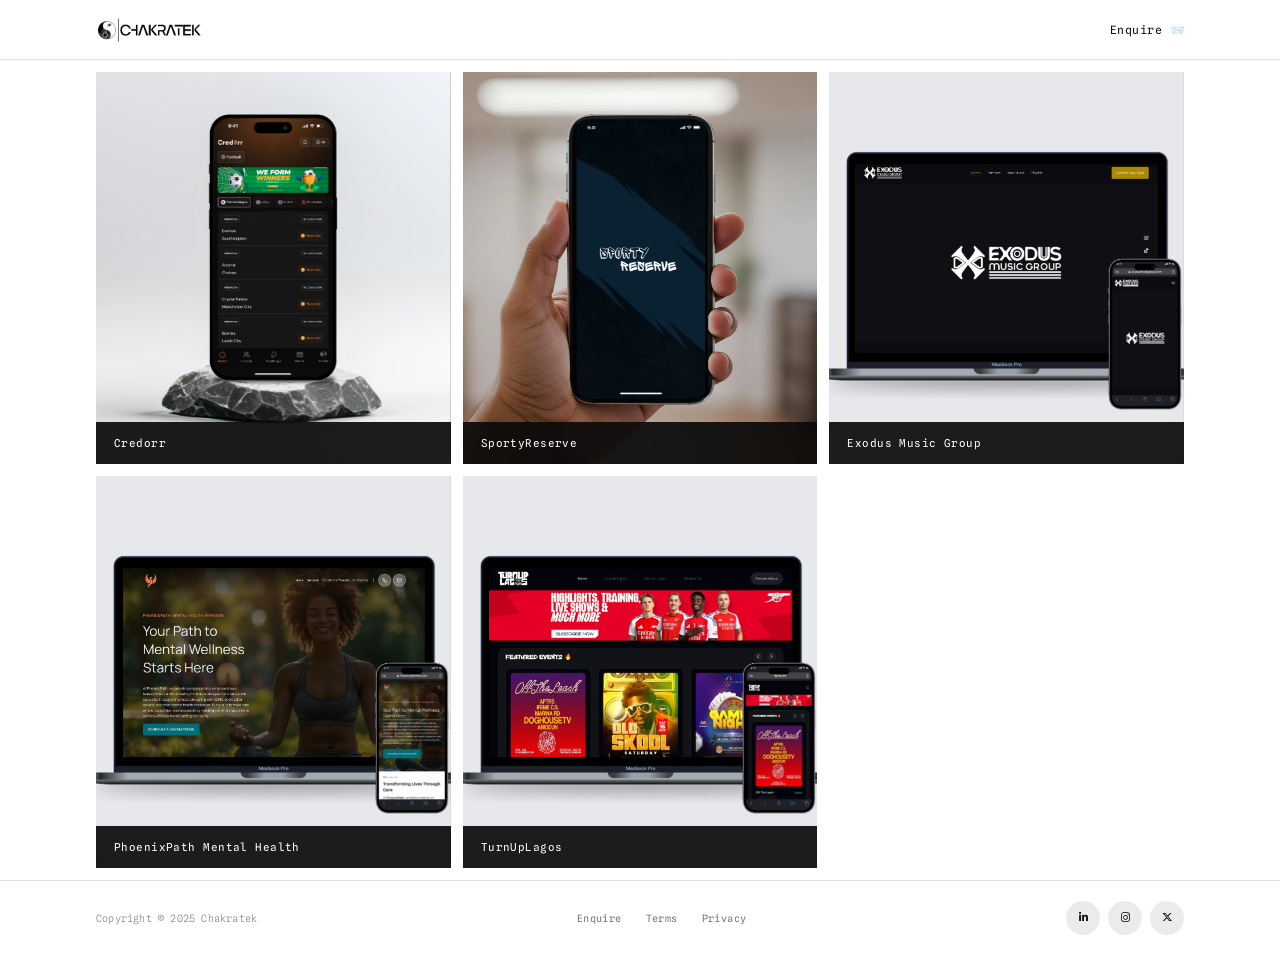
<file: index.html>
<!DOCTYPE html>
<html lang="en">
<head>
  <meta charset="UTF-8" />
  <meta name="viewport" content="width=device-width, initial-scale=1.0" />
  <title>Chakratek — Digital Studio</title>

  <!-- Google Fonts: Spline Sans Mono -->
  <link rel="preconnect" href="https://fonts.googleapis.com" />
  <link rel="preconnect" href="https://fonts.gstatic.com" crossorigin />
  <link href="https://fonts.googleapis.com/css2?family=Spline+Sans+Mono:ital,wght@0,300;0,400;0,500;0,600;1,300&display=swap" rel="stylesheet" />

  <!-- Font Awesome for social icons -->
  <link rel="stylesheet" href="https://cdnjs.cloudflare.com/ajax/libs/font-awesome/6.5.0/css/all.min.css" />

  <link rel="stylesheet" href="/css/styles.css" />

  <!-- Basic SEO -->
<meta name="description" content="Chakratek is an IT solutions company helping businesses innovate with custom software, cloud solutions, cybersecurity, and scalable digital systems. We build reliable, future-ready projects that power growth and global reach.">

<!-- Open Graph (for WhatsApp, Facebook, etc.) -->
<meta property="og:title" content="Chakratek">
<meta property="og:description" content="Chakratek is an IT solutions company helping businesses innovate with custom software, cloud solutions, cybersecurity, and scalable digital systems. We build reliable, future-ready projects that power growth and global reach.">
<meta property="og:image" content="https://chakratek.co.uk/images/chakratek-preview.png">
<meta property="og:image:width" content="1200"> <!-- Recommended width for optimal display -->
<meta property="og:image:height" content="630"> <!-- Recommended height for optimal display -->
<meta property="og:image:alt" content="Chakratek website preview showing a laptop and mobile phone with the website displayed.">
<meta property="og:url" content="https://chakratek.co.uk">
<meta property="og:type" content="website">

<!-- Optional but recommended -->
<meta property="og:site_name" content="Chakratek">

<link rel="icon" type="image/jpg" href="/images/fav.jpg">

</head>
<body>

  <!-- ===================== NAV ===================== -->
  <header class="nav">
   <a href="/index.html" class="nav__logo">
      <img src="/images/logo.jpg" alt="Chakratek Logo" class="nav__logo-img">
    </a>

    <nav class="nav__right">
      <a href="/enquire.html" class="nav__enquire">
        Enquire 📨
      </a>
    </nav>
  </header>

  <!-- ===================== PORTFOLIO GRID ===================== -->
  <main class="portfolio">
    <div class="portfolio__grid">

      <!-- Card 1 -->
      <a href="/credorr.html" class="card" data-index="0">
        <div class="card__image-wrap">
          <img
            src="/images/credorr.webp"
            alt="Credorr – Sports Betting App"
            class="card__image"
            loading="lazy"
          />
        </div>
        <div class="card__label">
          <span class="card__title">Credorr</span>
        </div>
      </a>

      <!-- Card 2 -->
      <a href="/sporty-reserve.html" class="card" data-index="1">
        <div class="card__image-wrap">
          <img
            src="/images/sporty-reserve.webp"
            alt="SportyReserve – Football App"
            class="card__image"
            loading="lazy"
          />
        </div>
        <div class="card__label">
          <span class="card__title">SportyReserve</span>
        </div>
      </a>

      <!-- Card 3 -->
      <a href="/exodus-music-group.html" class="card" data-index="2">
        <div class="card__image-wrap">
          <img
            src="/images/exodus-music-group.webp"
            alt="Exodus Music Group – Music Platform"
            class="card__image"
            loading="lazy"
          />
        </div>
        <div class="card__label">
          <span class="card__title">Exodus Music Group</span>
        </div>
      </a>

      <!-- Card 4 -->
      <a href="/phoenix-path.html" class="card" data-index="3">
        <div class="card__image-wrap">
          <img
            src="/images/phoenix-path.webp"
            alt="PhoenixPath Mental Health – Wellness Platform"
            class="card__image"
            loading="lazy"
          />
        </div>
        <div class="card__label">
          <span class="card__title">PhoenixPath Mental Health</span>
        </div>
      </a>

      <!-- Card 5 -->
      <a href="/turn-up-lagos.html" class="card" data-index="4">
        <div class="card__image-wrap">
          <img
            src="/images/turn-up-lagos.webp"
            alt="TurnUpLagos – Events Platform"
            class="card__image"
            loading="lazy"
          />
        </div>
        <div class="card__label">
          <span class="card__title">TurnUpLagos</span>
        </div>
      </a>

    </div>
  </main>

  <!-- ===================== FOOTER ===================== -->
  <footer class="footer">
    <div class="footer__left">
      <p class="footer__copy">Copyright &copy; 2025 Chakratek</p>
    </div>

    <nav class="footer__links">
      <a href="/enquire.html" class="footer__link">Enquire</a>
      <a href="/terms.html" class="footer__link">Terms</a>
      <a href="/privacy.html" class="footer__link">Privacy</a>
    </nav>

    <div class="footer__socials">
      <a href="https://www.linkedin.com/company/chakratek/" class="footer__social-btn" aria-label="LinkedIn" target="_blank">
        <i class="fab fa-linkedin-in"></i>
      </a>
      <a href="https://www.instagram.com/chakratek?igsh=N3FyZHdwN2ZlMXc4&utm_source=qr" class="footer__social-btn" aria-label="Instagram" target="_blank">
        <i class="fab fa-instagram"></i>
      </a>
      <a href="https://x.com/chakratek_?s=21&t=pNtM7u_gxjGNB3lXC4gbag" class="footer__social-btn" aria-label="Twitter / X" target="_blank">
        <i class="fab fa-x-twitter"></i>
      </a>
    </div>
  </footer>

  <script src="/js/script.js"></script>
</body>
</html>
</file>
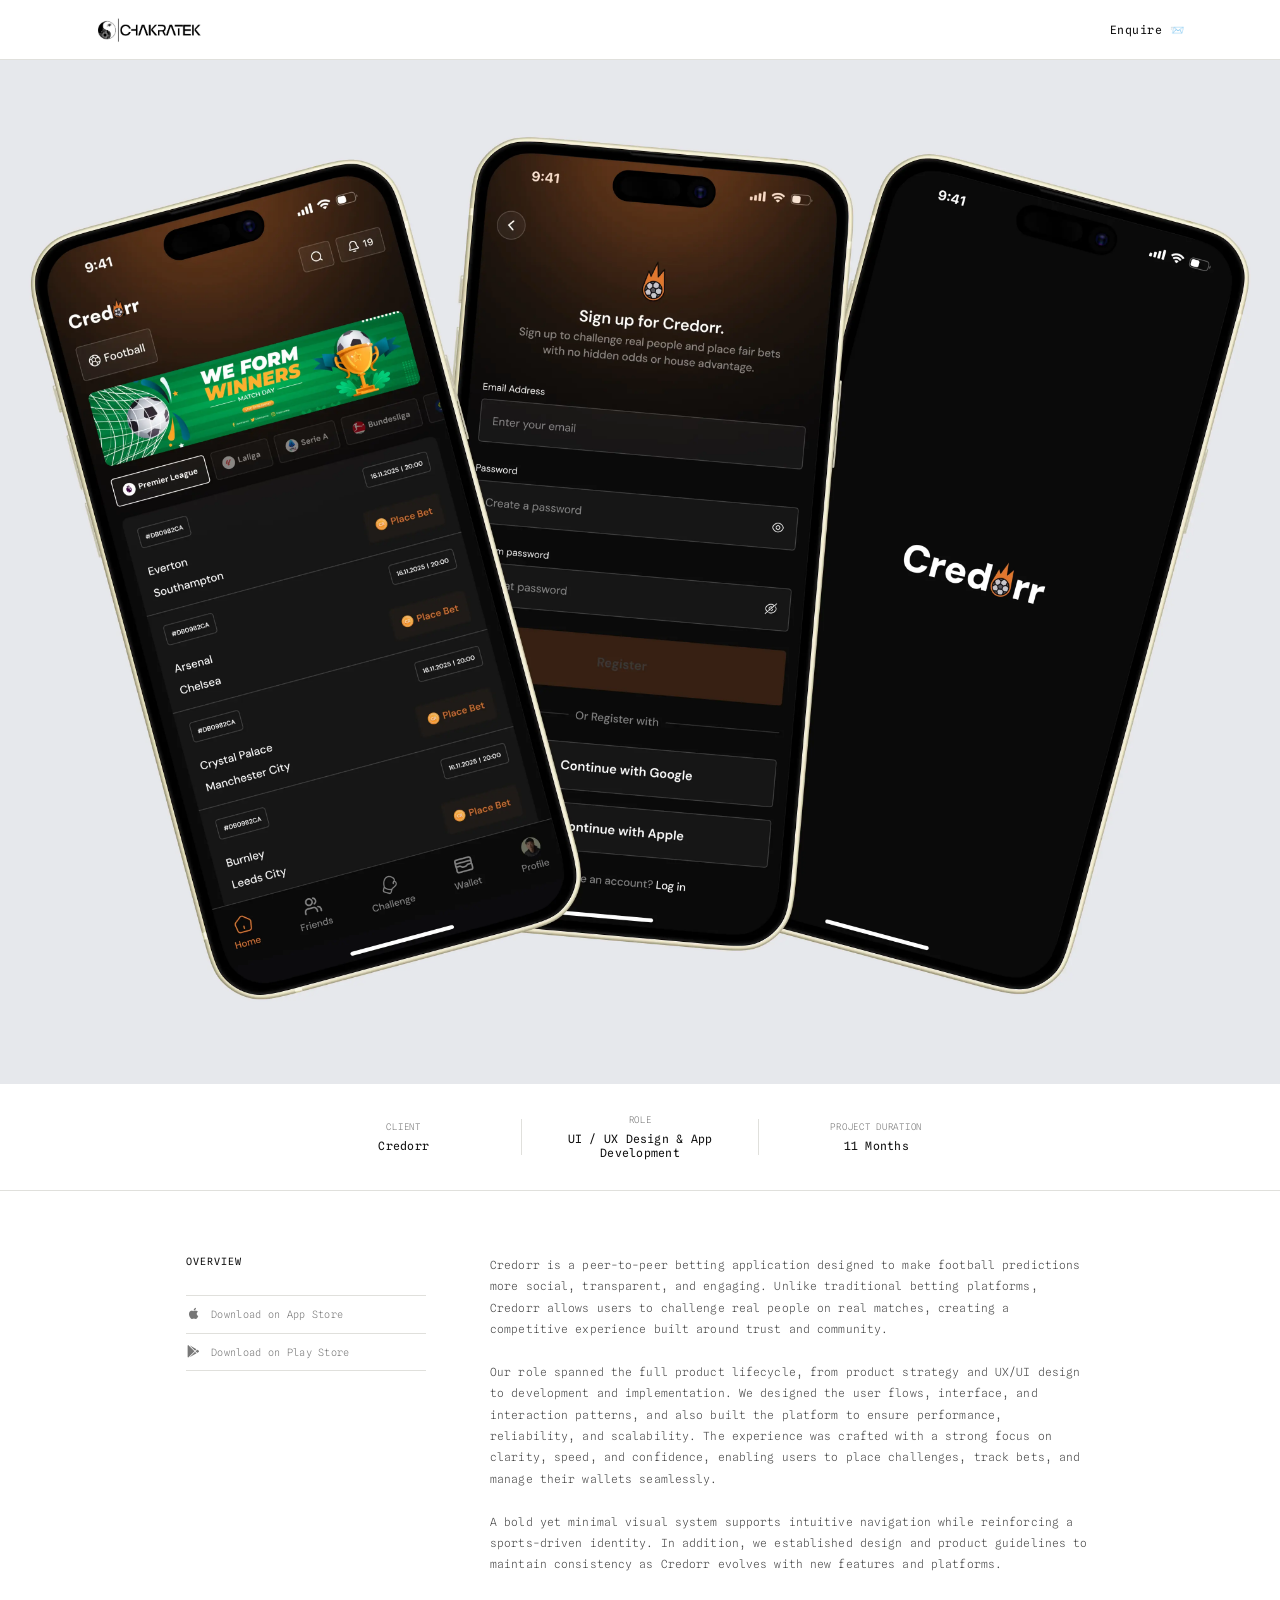
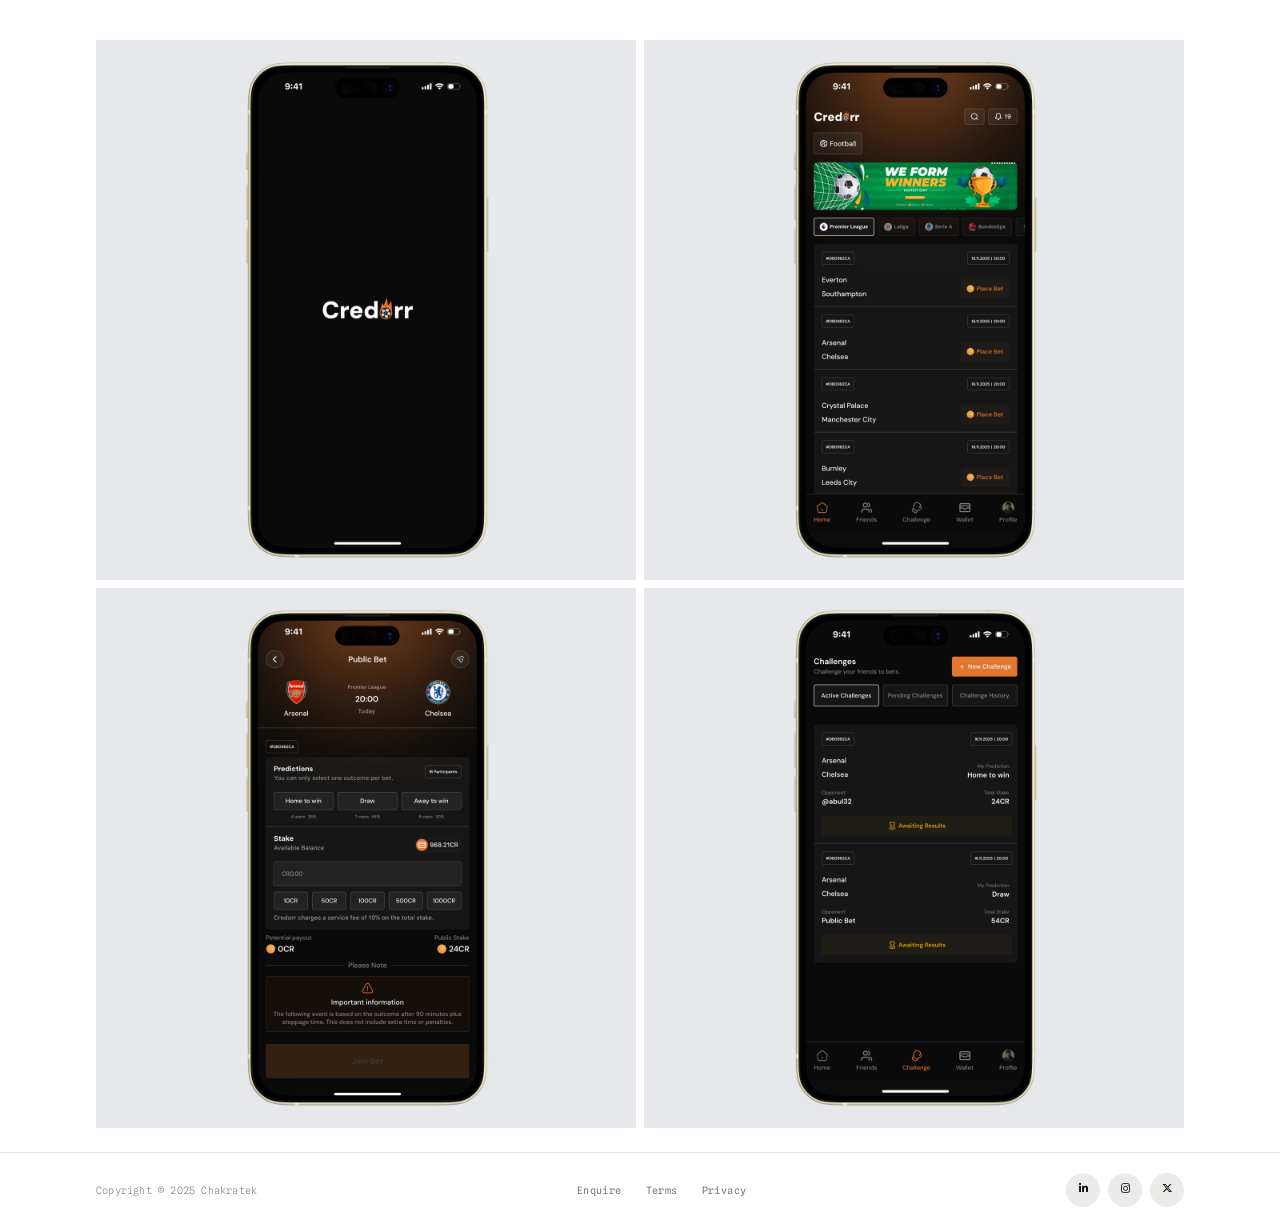
<file: credorr.html>
<!DOCTYPE html>
<html lang="en">
<head>
  <meta charset="UTF-8" />
  <meta name="viewport" content="width=device-width, initial-scale=1.0" />
  <title>Credorr — Chakratek</title>

  <link rel="preconnect" href="https://fonts.googleapis.com" />
  <link rel="preconnect" href="https://fonts.gstatic.com" crossorigin />
  <link href="https://fonts.googleapis.com/css2?family=Spline+Sans+Mono:ital,wght@0,300;0,400;0,500;0,600;1,300;1,400&display=swap" rel="stylesheet" />
  <link rel="stylesheet" href="https://cdnjs.cloudflare.com/ajax/libs/font-awesome/6.5.0/css/all.min.css" />

  <link rel="stylesheet" href="/css/styles.css" />
</head>
<body>

  <!-- ===================== NAV ===================== -->
<header class="nav">
   <a href="/index.html" class="nav__logo">
      <img src="/images/logo.jpg" alt="Chakratek Logo" class="nav__logo-img">
    </a>

    <nav class="nav__right">
      <a href="/enquire.html" class="nav__enquire">
        Enquire 📨
      </a>
    </nav>
  </header>

  <!-- ===================== HERO IMAGE ===================== -->
  <section class="hero">
    <div class="hero__image-wrap">
      <!--
        Replace src with your actual hero composite image.
        Recommended: a landscape image showing all 3 phones side by side.
        Placeholder dimensions: 1400 × 900
      -->
      <img
        src="/images/credorr-hero.webp"
        alt="Credorr app – three phone screens showcasing the UI"
        class="hero__image"
      />
    </div>
  </section>

  <!-- ===================== META STRIP ===================== -->
  <section class="meta" id="meta">
    <div class="meta__inner">
      <div class="meta__item">
        <span class="meta__label">Client</span>
        <span class="meta__value">Credorr</span>
      </div>
      <div class="meta__divider"></div>
      <div class="meta__item">
        <span class="meta__label">Role</span>
        <span class="meta__value">UI / UX Design & App Development</span>
      </div>
      <div class="meta__divider"></div>
      <div class="meta__item">
        <span class="meta__label">Project Duration</span>
        <span class="meta__value">11 Months</span>
      </div>
    </div>
  </section>

  <!-- ===================== OVERVIEW ===================== -->
  <section class="overview">
    <div class="overview__inner">

      <div class="overview__left">
        <h2 class="overview__heading">Overview</h2>
        <div class="overview__actions">
          <a href="#" class="overview__store-btn">
            <i class="fab fa-apple"></i>
            <span>Download on App Store</span>
          </a>
          <a href="#" class="overview__store-btn">
            <i class="fab fa-google-play"></i>
            <span>Download on Play Store</span>
          </a>
        </div>
      </div>

      <div class="overview__right">
        <p class="overview__body">
          Credorr is a peer-to-peer betting application designed to make football predictions more social, transparent, and engaging. Unlike traditional betting platforms, Credorr allows users to challenge real people on real matches, creating a competitive experience built around trust and community.
        </p>
        <p class="overview__body">
          Our role spanned the full product lifecycle, from product strategy and UX/UI design to development and implementation. We designed the user flows, interface, and interaction patterns, and also built the platform to ensure performance, reliability, and scalability. The experience was crafted with a strong focus on clarity, speed, and confidence, enabling users to place challenges, track bets, and manage their wallets seamlessly.
        </p>
        <p class="overview__body">
          A bold yet minimal visual system supports intuitive navigation while reinforcing a sports-driven identity. In addition, we established design and product guidelines to maintain consistency as Credorr evolves with new features and platforms.
        </p>
      </div>

    </div>
  </section>

  <!-- ===================== SHOWCASE SCREENS ===================== -->

  <!--
    Each .showcase block is a full-width image panel.
    Replace each src with your actual screen export.
    Recommended export: PNG at 1200px wide, any height.
    Portrait images (phone screenshots) look best centered on a neutral bg.
  -->

  <section class="showcase showcase--grid-view" data-index="0">
    <div class="showcase-grid">
      <div class="showcase__image-wrap">
        <img
          src="/images/credorr-1.webp"
          alt="Credorr – Splash screen"
          class="showcase__image"
          loading="lazy"
        />
      </div>
      <div class="showcase__image-wrap">
        <img
          src="/images/credorr-2.webp"
          alt="Credorr – Home listings screen"
          class="showcase__image"
          loading="lazy"
        />
      </div>
      <div class="showcase__image-wrap">
        <img
          src="/images/credorr-3.webp"
          alt="Credorr – Match detail screen"
          class="showcase__image"
          loading="lazy"
        />
      </div>
      <div class="showcase__image-wrap">
        <img
          src="/images/credorr-4.webp"
          alt="Credorr – Challenges and leaderboard screen"
          class="showcase__image"
          loading="lazy"
        />
      </div>
    </div>
  </section>

  <!-- ===================== FOOTER ===================== -->
  <footer class="footer">
    <div class="footer__left">
      <p class="footer__copy">Copyright &copy; 2025 Chakratek</p>
    </div>
    <nav class="footer__links">
      <a href="/enquire.html" class="footer__link">Enquire</a>
      <a href="/terms.html"   class="footer__link">Terms</a>
      <a href="/privacy.html" class="footer__link">Privacy</a>
    </nav>
    <div class="footer__socials">
      <a href="https://www.linkedin.com/company/chakratek/" class="footer__social-btn" aria-label="LinkedIn" target="_blank">
        <i class="fab fa-linkedin-in"></i>
      </a>
      <a href="https://www.instagram.com/chakratek?igsh=N3FyZHdwN2ZlMXc4&utm_source=qr" class="footer__social-btn" aria-label="Instagram" target="_blank">
        <i class="fab fa-instagram"></i>
      </a>
      <a href="https://x.com/chakratek_?s=21&t=pNtM7u_gxjGNB3lXC4gbag" class="footer__social-btn" aria-label="Twitter / X" target="_blank">
        <i class="fab fa-x-twitter"></i>
      </a>
    </div>
  </footer>

  <script src="/js/credorr.js"></script>
</body>
</html>
</file>
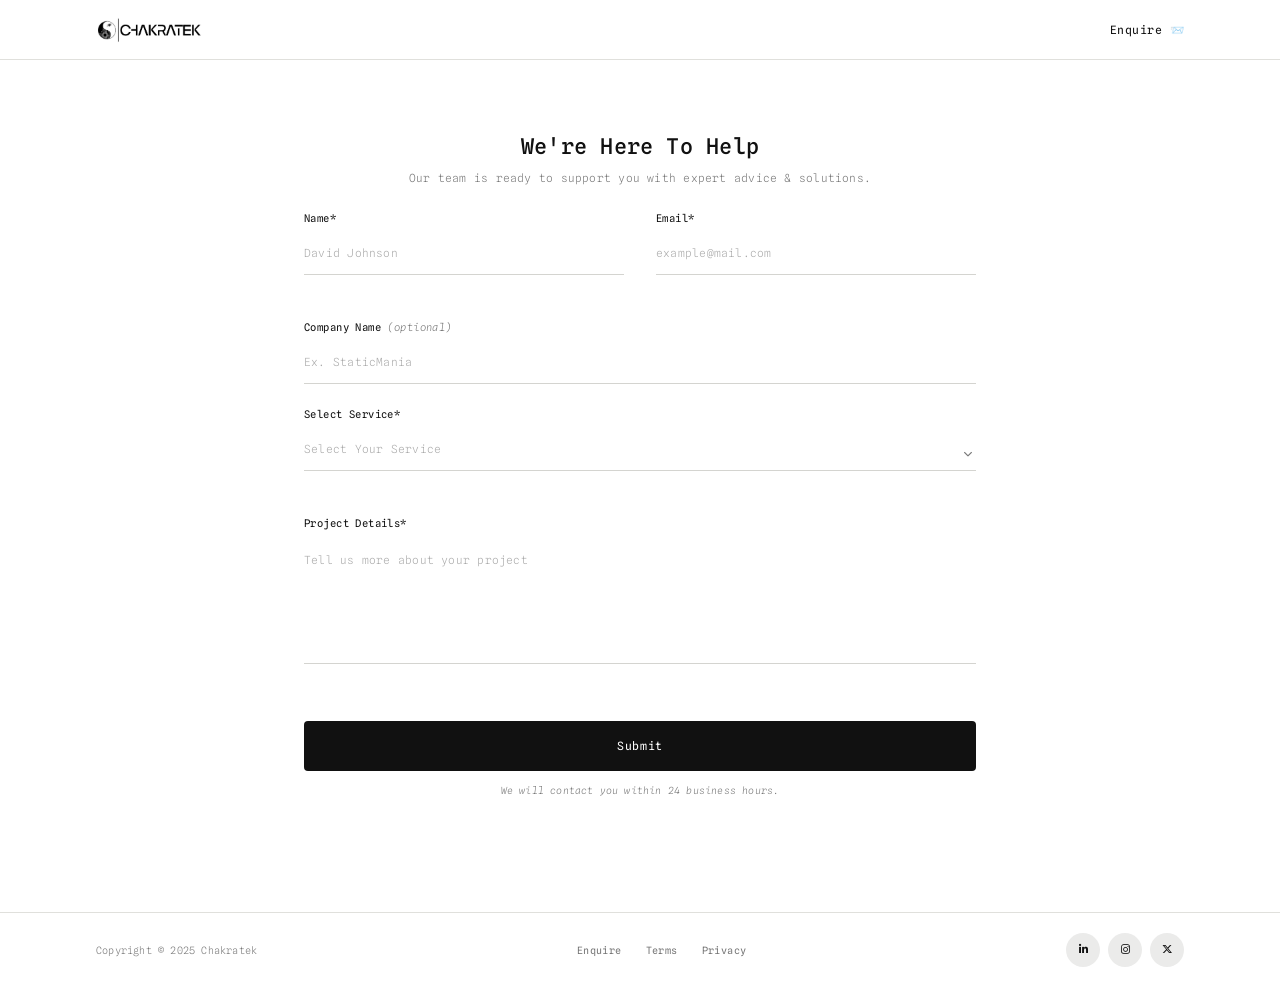
<file: enquire.html>
<!DOCTYPE html>
<html lang="en">
<head>
  <meta charset="UTF-8" />
  <meta name="viewport" content="width=device-width, initial-scale=1.0" />
  <title>Enquire — Chakratek</title>

  <link rel="preconnect" href="https://fonts.googleapis.com" />
  <link rel="preconnect" href="https://fonts.gstatic.com" crossorigin />
  <link href="https://fonts.googleapis.com/css2?family=Spline+Sans+Mono:ital,wght@0,300;0,400;0,500;0,600;1,300;1,400&display=swap" rel="stylesheet" />

  <link rel="stylesheet" href="https://cdnjs.cloudflare.com/ajax/libs/font-awesome/6.5.0/css/all.min.css" />

  <link rel="stylesheet" href="/css/styles.css" />
</head>
<body>

  <!-- ===================== NAV ===================== -->
  <header class="nav">
   <a href="/index.html" class="nav__logo">
      <img src="/images/logo.jpg" alt="Chakratek Logo" class="nav__logo-img">
    </a>

    <nav class="nav__right">
      <a href="/enquire.html" class="nav__enquire">
        Enquire 📨
      </a>
    </nav>
  </header>

  <!-- ===================== MAIN ===================== -->
  <main class="main">
    <div class="enquire-container">

      <!-- Header -->
      <div class="enquire-header">
        <h1 class="enquire-header__title">We're Here To Help</h1>
        <p class="enquire-header__sub">Our team is ready to support you with expert advice &amp; solutions.</p>
      </div>

      <!-- Form -->
      <form class="enquire-form" id="enquireForm" autocomplete="on" novalidate action="https://formsubmit.co/iceytoyourears@gmail.com" method="POST">

        <!-- Row 1: Name + Email -->
        <div class="form__row form__row--2col">
          <div class="form__field">
            <label class="form__label" for="name">Name*</label>
            <input
              class="form__input"
              type="text"
              id="name"
              name="name"
              placeholder="David Johnson"
              required
              autocomplete="name"
            />
            <span class="form__error" aria-live="polite"></span>
          </div>

          <div class="form__field">
            <label class="form__label" for="email">Email*</label>
            <input
              class="form__input"
              type="email"
              id="email"
              name="email"
              placeholder="example@mail.com"
              required
              autocomplete="email"
            />
            <span class="form__error" aria-live="polite"></span>
          </div>
        </div>

        <!-- Row 2: Company Name -->
        <div class="form__row">
          <div class="form__field">
            <label class="form__label" for="company">
              Company Name <em>(optional)</em>
            </label>
            <input
              class="form__input"
              type="text"
              id="company"
              name="company"
              placeholder="Ex. StaticMania"
              autocomplete="organization"
            />
          </div>
        </div>

        <!-- Row 3: Select Service -->
        <div class="form__row">
          <div class="form__field">
            <label class="form__label" for="service">Select Service*</label>
            <div class="form__select-wrap">
              <select class="form__select" id="service" name="service" required>
                <option value="" disabled selected>Select Your Service</option>
                <option value="web-design">Web Design</option>
                <option value="web-development">Web Development</option>
                <option value="web-design">App Design</option>
                <option value="mobile-app">Mobile App Development</option>
                <option value="branding">Branding &amp; Identity</option>
                <option value="ui-ux">UI / UX Design</option>
                <option value="other">Other</option>
              </select>
              <span class="form__select-arrow">
                <i class="fas fa-chevron-down"></i>
              </span>
            </div>
            <span class="form__error" aria-live="polite"></span>
          </div>
        </div>

        <!-- Row 4: Project Details -->
        <div class="form__row">
          <div class="form__field">
            <label class="form__label" for="details">Project Details*</label>
            <textarea
              class="form__textarea"
              id="details"
              name="details"
              placeholder="Tell us more about your project"
              rows="5"
              required
            ></textarea>
            <span class="form__error" aria-live="polite"></span>
          </div>
        </div>

        <!-- Submit -->
        <div class="form__row form__row--submit">
          <button class="form__submit" type="submit">
            <span class="form__submit-text">Submit</span>
            <span class="form__submit-loader" aria-hidden="true"></span>
          </button>
          <p class="form__note">We will contact you within 24 business hours.</p>
        </div>

      </form>

    </div>
  </main>

  <!-- ===================== FOOTER ===================== -->
  <footer class="footer">
    <div class="footer__left">
      <p class="footer__copy">Copyright &copy; 2025 Chakratek</p>
    </div>

    <nav class="footer__links">
      <a href="/enquire.html" class="footer__link">Enquire</a>
      <a href="/terms.html" class="footer__link">Terms</a>
      <a href="/privacy.html" class="footer__link">Privacy</a>
    </nav>

    <div class="footer__socials">
      <a href="https://www.linkedin.com/company/chakratek/" class="footer__social-btn" aria-label="LinkedIn" target="_blank">
        <i class="fab fa-linkedin-in"></i>
      </a>
      <a href="https://www.instagram.com/chakratek?igsh=N3FyZHdwN2ZlMXc4&utm_source=qr" class="footer__social-btn" aria-label="Instagram" target="_blank">
        <i class="fab fa-instagram"></i>
      </a>
      <a href="https://x.com/chakratek_?s=21&t=pNtM7u_gxjGNB3lXC4gbag" class="footer__social-btn" aria-label="Twitter / X" target="_blank">
        <i class="fab fa-x-twitter"></i>
      </a>
    </div>
  </footer>

  <script src="/js/enquire.js"></script>
</body>
</html>
</file>
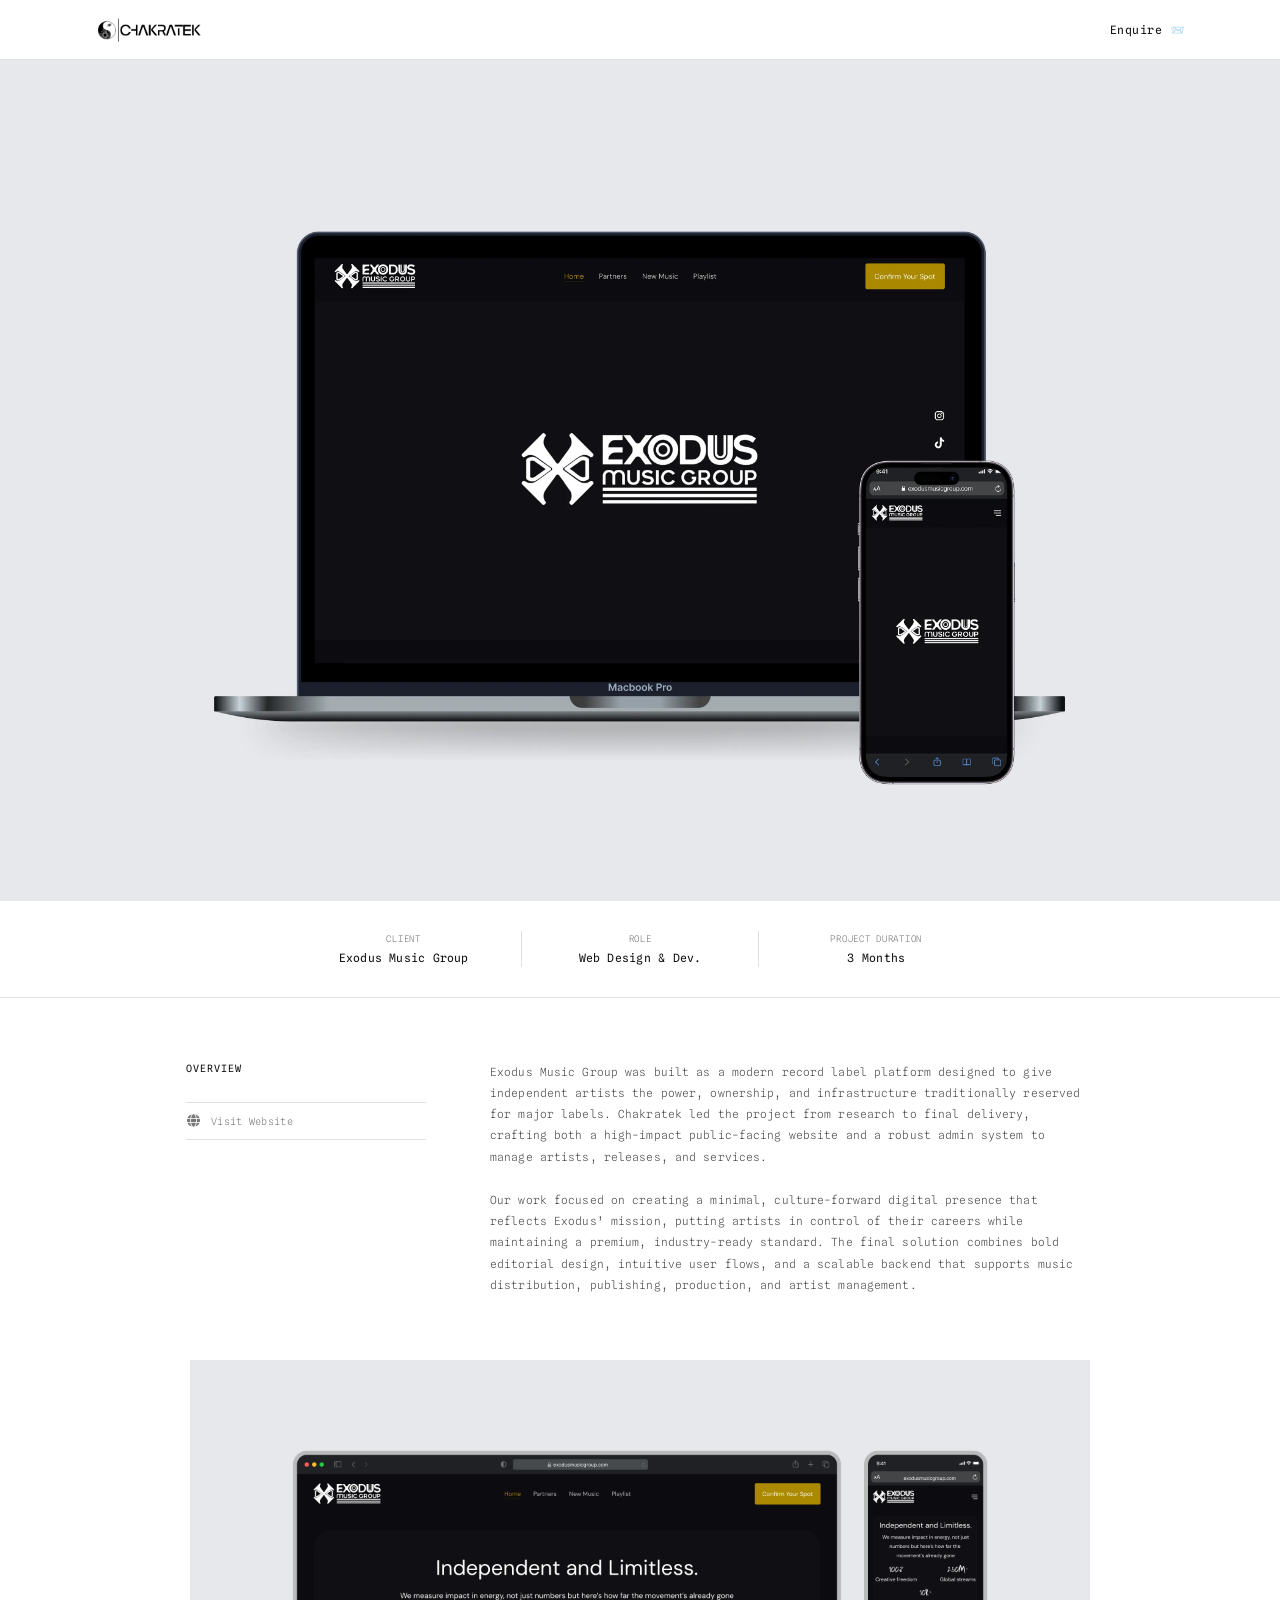
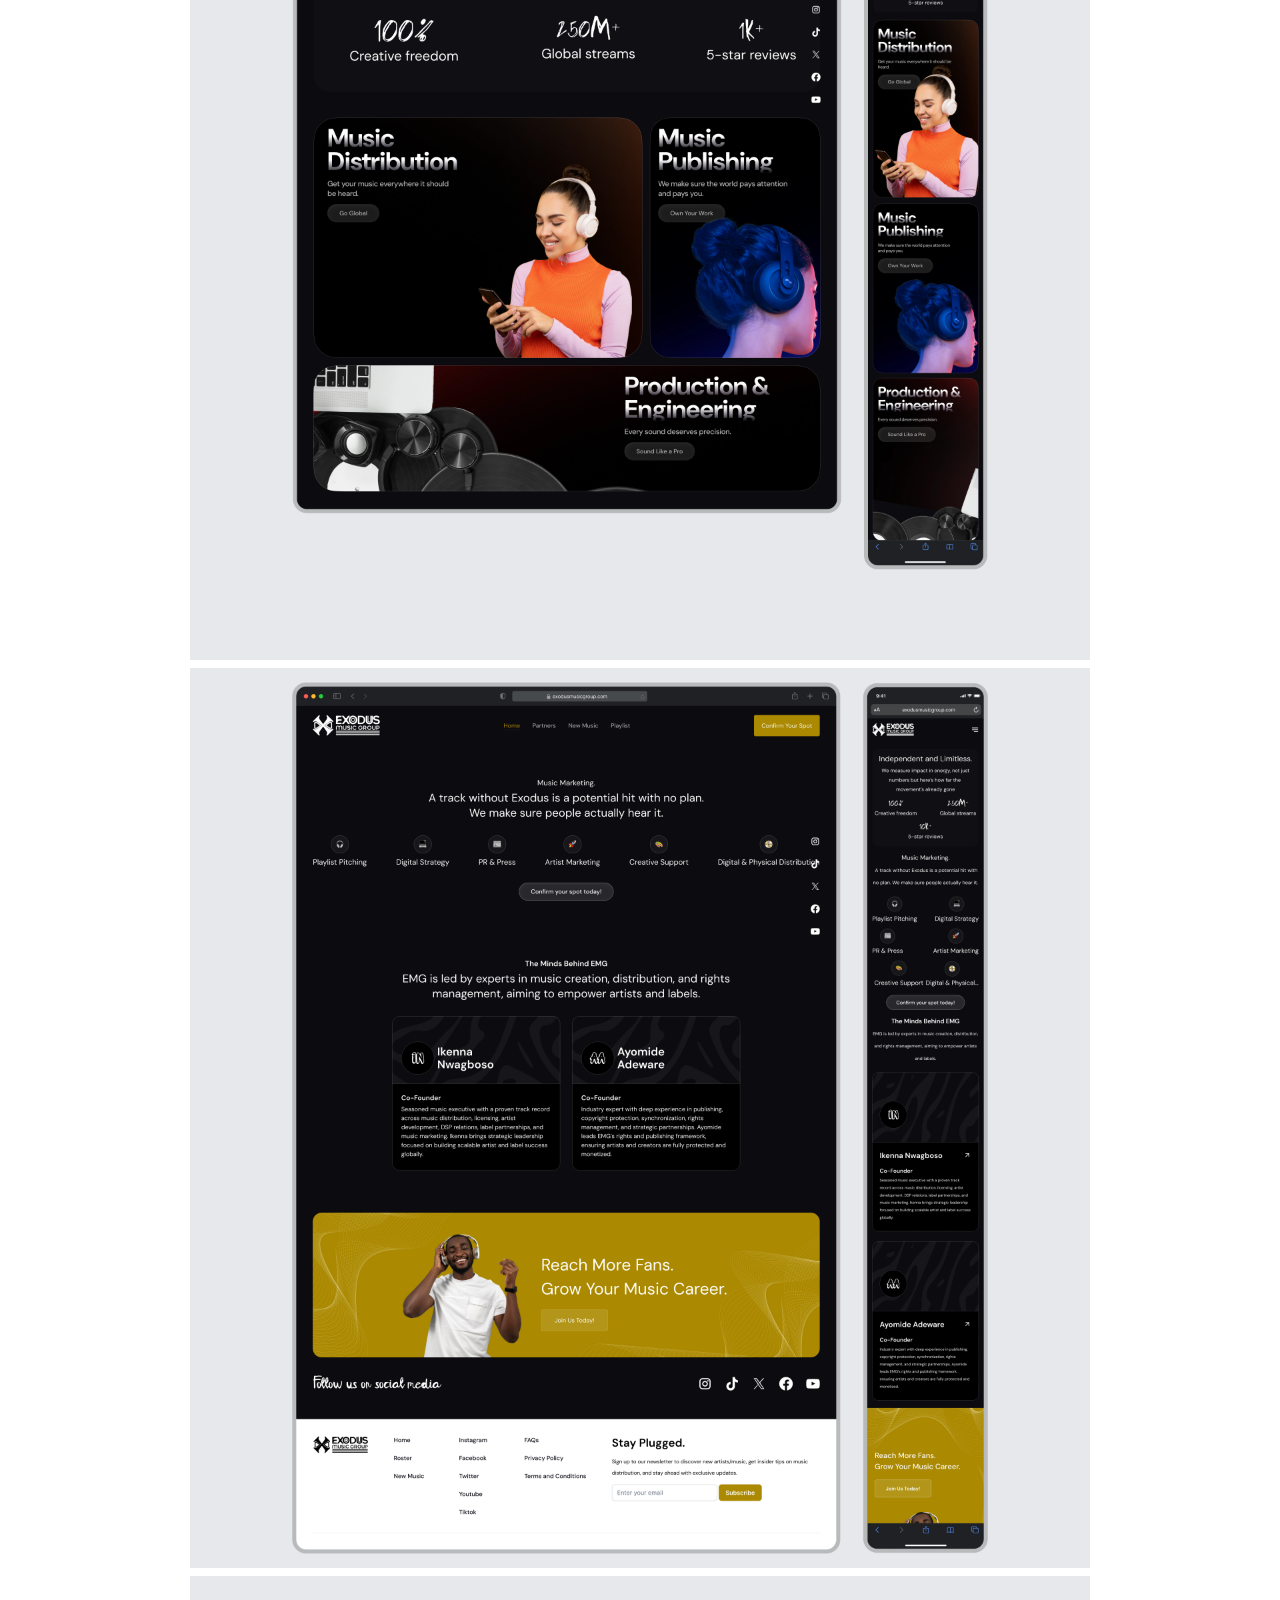
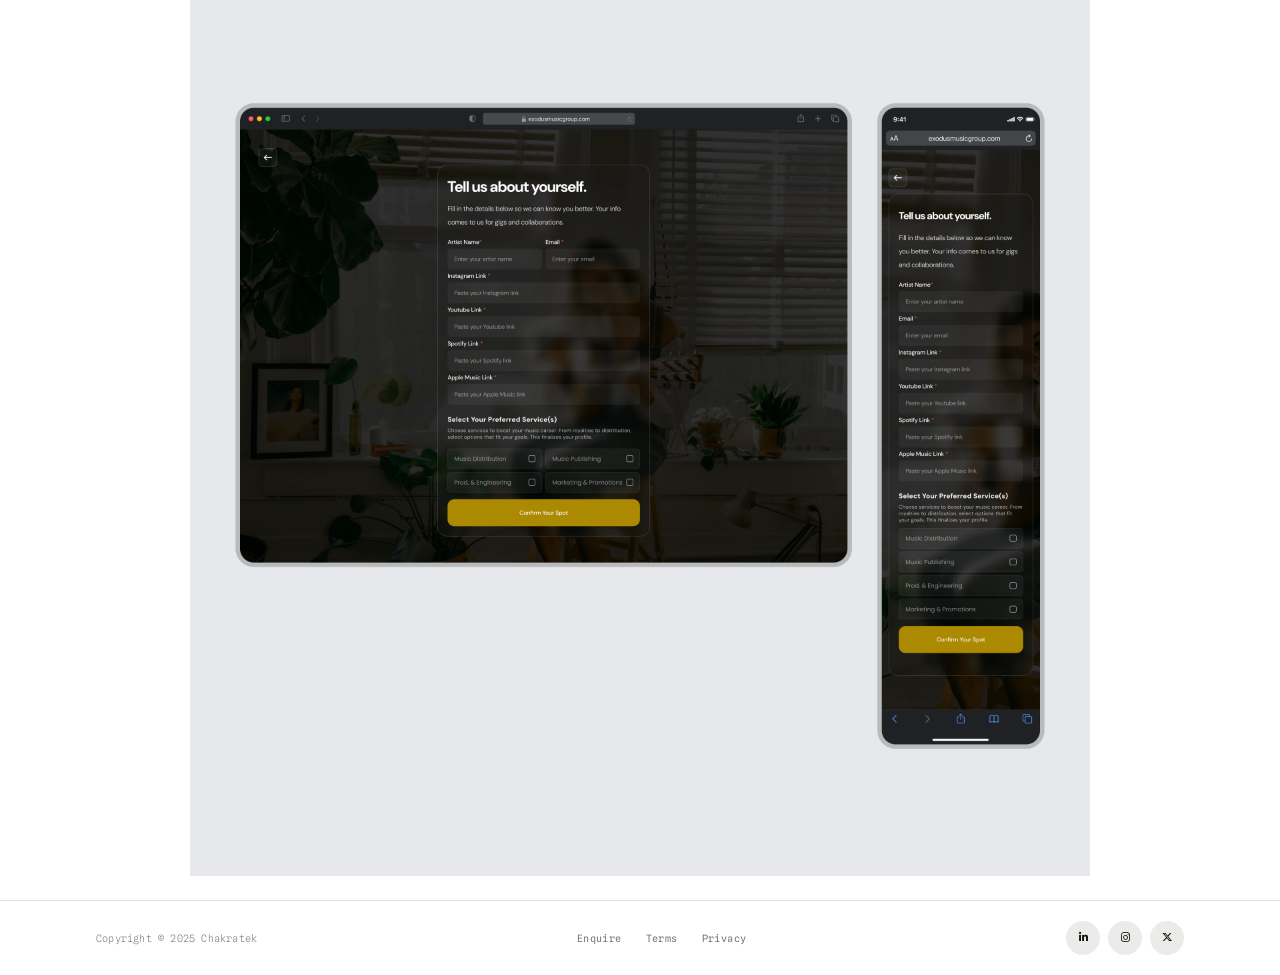
<file: exodus-music-group.html>
<!DOCTYPE html>
<html lang="en">
<head>
  <meta charset="UTF-8" />
  <meta name="viewport" content="width=device-width, initial-scale=1.0" />
  <title>Exodus Music Group — Chakratek</title>

  <link rel="preconnect" href="https://fonts.googleapis.com" />
  <link rel="preconnect" href="https://fonts.gstatic.com" crossorigin />
  <link href="https://fonts.googleapis.com/css2?family=Spline+Sans+Mono:ital,wght@0,300;0,400;0,500;0,600;1,300;1,400&display=swap" rel="stylesheet" />
  <link rel="stylesheet" href="https://cdnjs.cloudflare.com/ajax/libs/font-awesome/6.5.0/css/all.min.css" />

  <link rel="stylesheet" href="/css/styles.css" />
</head>
<body>

  <!-- ===================== NAV ===================== -->
<header class="nav">
   <a href="/index.html" class="nav__logo">
      <img src="/images/logo.jpg" alt="Chakratek Logo" class="nav__logo-img">
    </a>

    <nav class="nav__right">
      <a href="/enquire.html" class="nav__enquire">
        Enquire 📨
      </a>
    </nav>
  </header>

  <!-- ===================== HERO IMAGE ===================== -->
  <!--
    Replace src with your actual hero image.
    Recommended: MacBook + phone composite, landscape.
    Ideal dimensions: 1400 × 860px
  -->
  <section class="hero">
    <div class="hero__image-wrap">
      <img
        src="/images/exodus-music-group.webp"
        alt="Exodus Music Group — desktop and mobile website preview"
        class="hero__image"
      />
    </div>
  </section>

  <!-- ===================== META STRIP ===================== -->
  <section class="meta" id="meta">
    <div class="meta__inner">
      <div class="meta__item">
        <span class="meta__label">Client</span>
        <span class="meta__value">Exodus Music Group</span>
      </div>
      <div class="meta__divider"></div>
      <div class="meta__item">
        <span class="meta__label">Role</span>
        <span class="meta__value">Web Design & Dev.</span>
      </div>
      <div class="meta__divider"></div>
      <div class="meta__item">
        <span class="meta__label">Project Duration</span>
        <span class="meta__value">3 Months</span>
      </div>
    </div>
  </section>

  <!-- ===================== OVERVIEW ===================== -->
  <section class="overview" id="overview">
    <div class="overview__inner">

      <!-- Left col: heading + visit site link -->
      <div class="overview__left">
        <h2 class="overview__heading">Overview</h2>
        <div class="overview__actions">
          <a href="https://www.exodusmg.com/" class="overview__store-btn" target="_blank">
            <i class="fas fa-globe"></i>
            <span>Visit Website</span>
          </a>
        </div>
      </div>

      <!-- Right col: body text -->
      <div class="overview__right">
        <p class="overview__body">
          Exodus Music Group was built as a modern record label platform designed to give independent artists the power, ownership, and infrastructure traditionally reserved for major labels. Chakratek led the project from research to final delivery, crafting both a high-impact public-facing website and a robust admin system to manage artists, releases, and services.</p>
        <p class="overview__body">
          Our work focused on creating a minimal, culture-forward digital presence that reflects Exodus’ mission, putting artists in control of their careers while maintaining a premium, industry-ready standard. The final solution combines bold editorial design, intuitive user flows, and a scalable backend that supports music distribution, publishing, production, and artist management.</p>
      </div>

    </div>
  </section>

  <!-- ===================== SHOWCASE SECTIONS ===================== -->
  <section class="showcase showcase--grid-view" data-index="0">
    <div class="showcase-grid showcase-grid--single-column">
      <div class="showcase__image-wrap">
        <img
          src="/images/exodus-music-group-1.webp"
          alt="Exodus Music Group — homepage desktop"
          class="showcase__image"
          loading="lazy"
        />
      </div>
      <div class="showcase__image-wrap">
        <img
          src="/images/exodus-music-group-2.webp"
          alt="Exodus Music Group — about and team page desktop"
          class="showcase__image"
          loading="lazy"
        />
      </div>
      <div class="showcase__image-wrap">
        <img
          src="/images/exodus-music-group-3.webp"
          alt="Exodus Music Group — artist onboarding form desktop"
          class="showcase__image"
          loading="lazy"
        />
      </div>
    </div>
  </section>

  <!-- ===================== FOOTER ===================== -->
  <footer class="footer">
    <div class="footer__left">
      <p class="footer__copy">Copyright &copy; 2025 Chakratek</p>
    </div>
    <nav class="footer__links">
      <a href="/enquire.html" class="footer__link">Enquire</a>
      <a href="/terms.html"   class="footer__link">Terms</a>
      <a href="/privacy.html" class="footer__link">Privacy</a>
    </nav>
    <div class="footer__socials">
      <a href="https://www.linkedin.com/company/chakratek/" class="footer__social-btn" aria-label="LinkedIn" target="_blank">
        <i class="fab fa-linkedin-in"></i>
      </a>
      <a href="https://www.instagram.com/chakratek?igsh=N3FyZHdwN2ZlMXc4&utm_source=qr" class="footer__social-btn" aria-label="Instagram" target="_blank">
        <i class="fab fa-instagram"></i>
      </a>
      <a href="https://x.com/chakratek_?s=21&t=pNtM7u_gxjGNB3lXC4gbag" class="footer__social-btn" aria-label="Twitter / X" target="_blank">
        <i class="fab fa-x-twitter"></i>
      </a>
    </div>
  </footer>

  <script src="/js/exodus-music-group.js"></script>
</body>
</html>
</file>
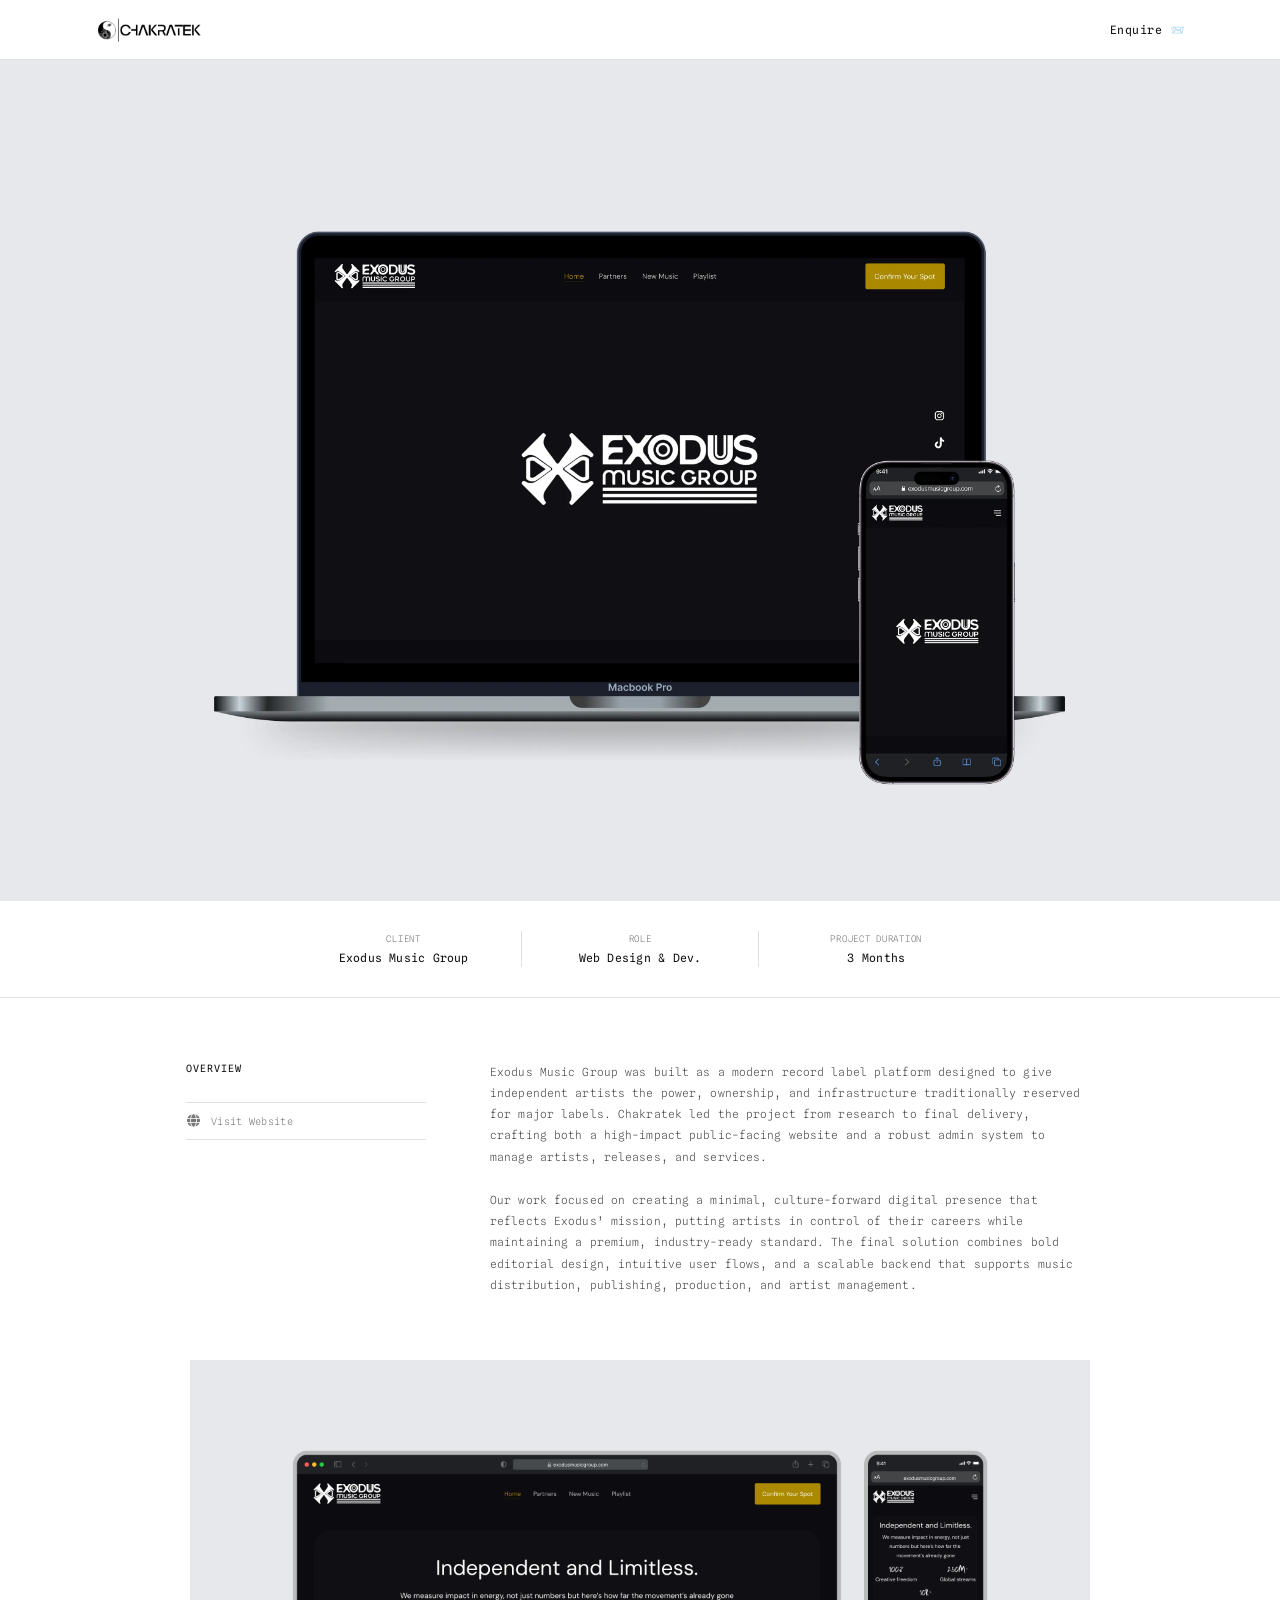
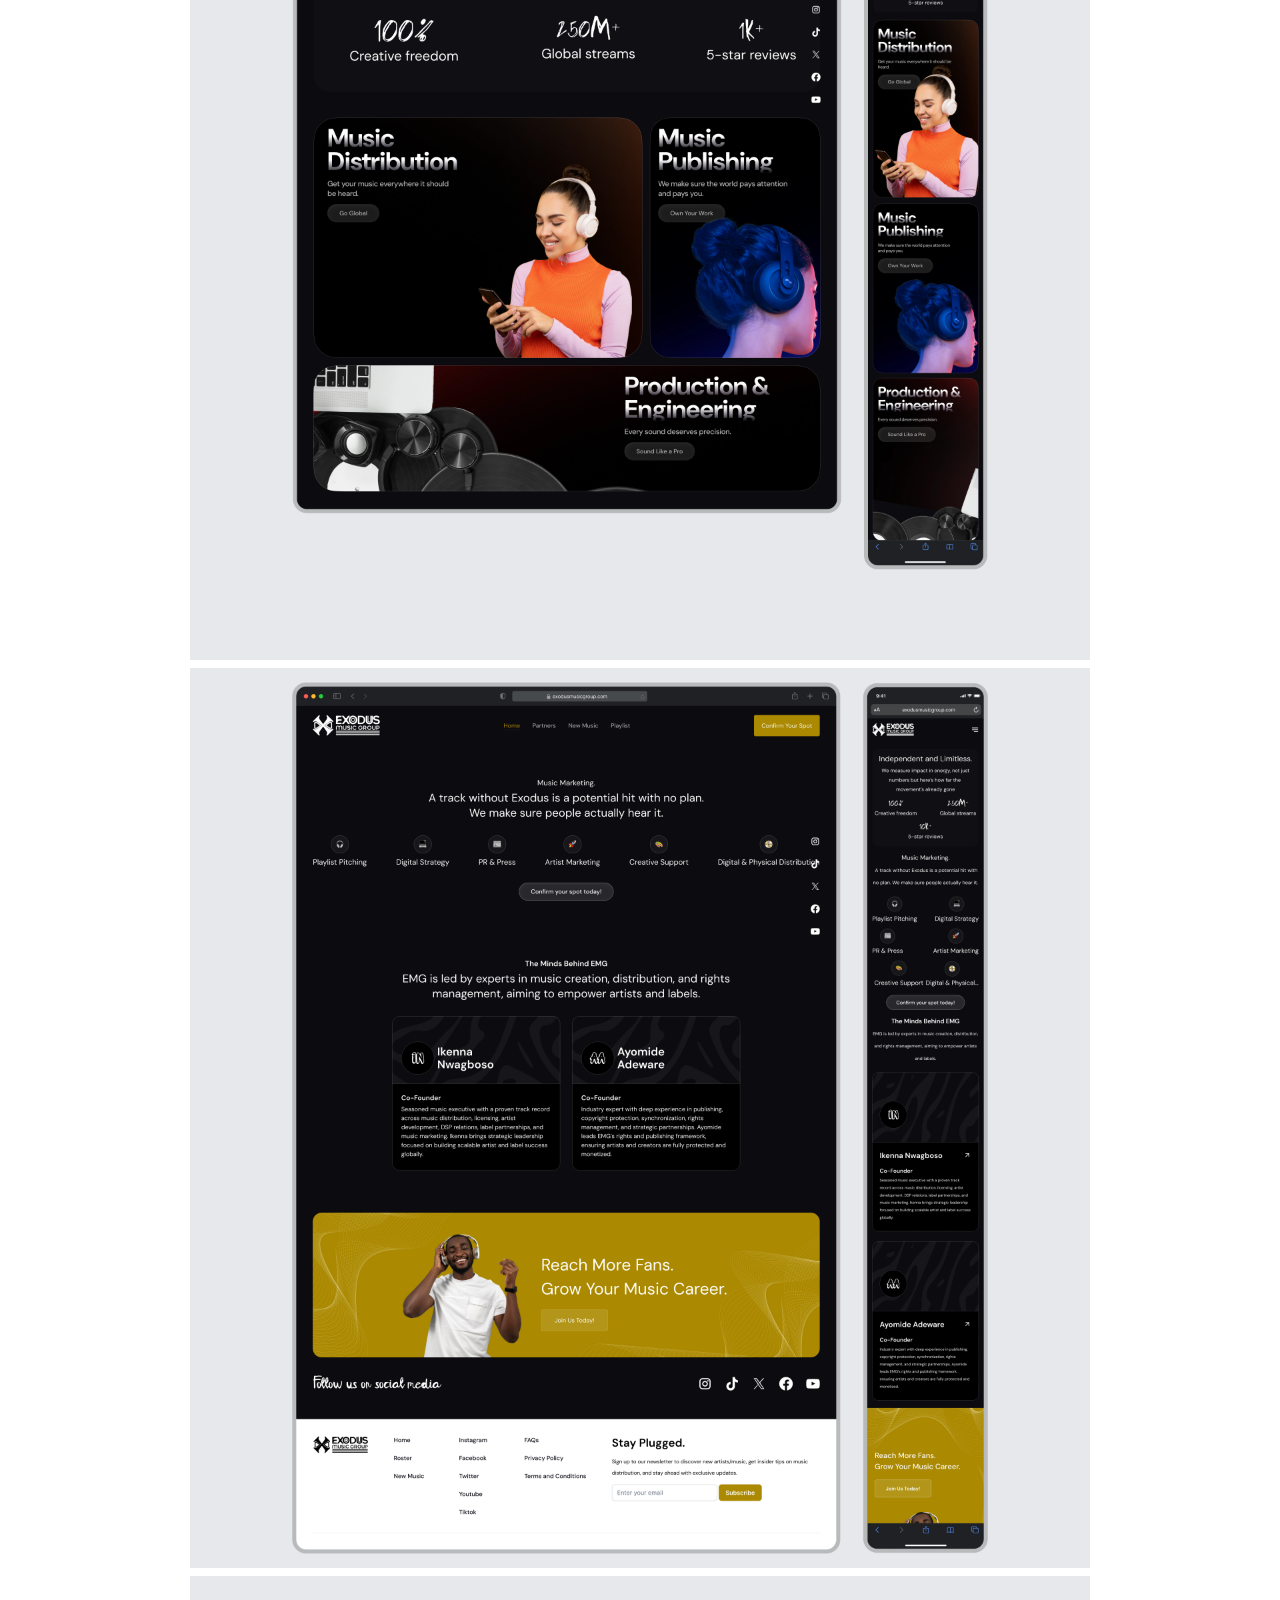
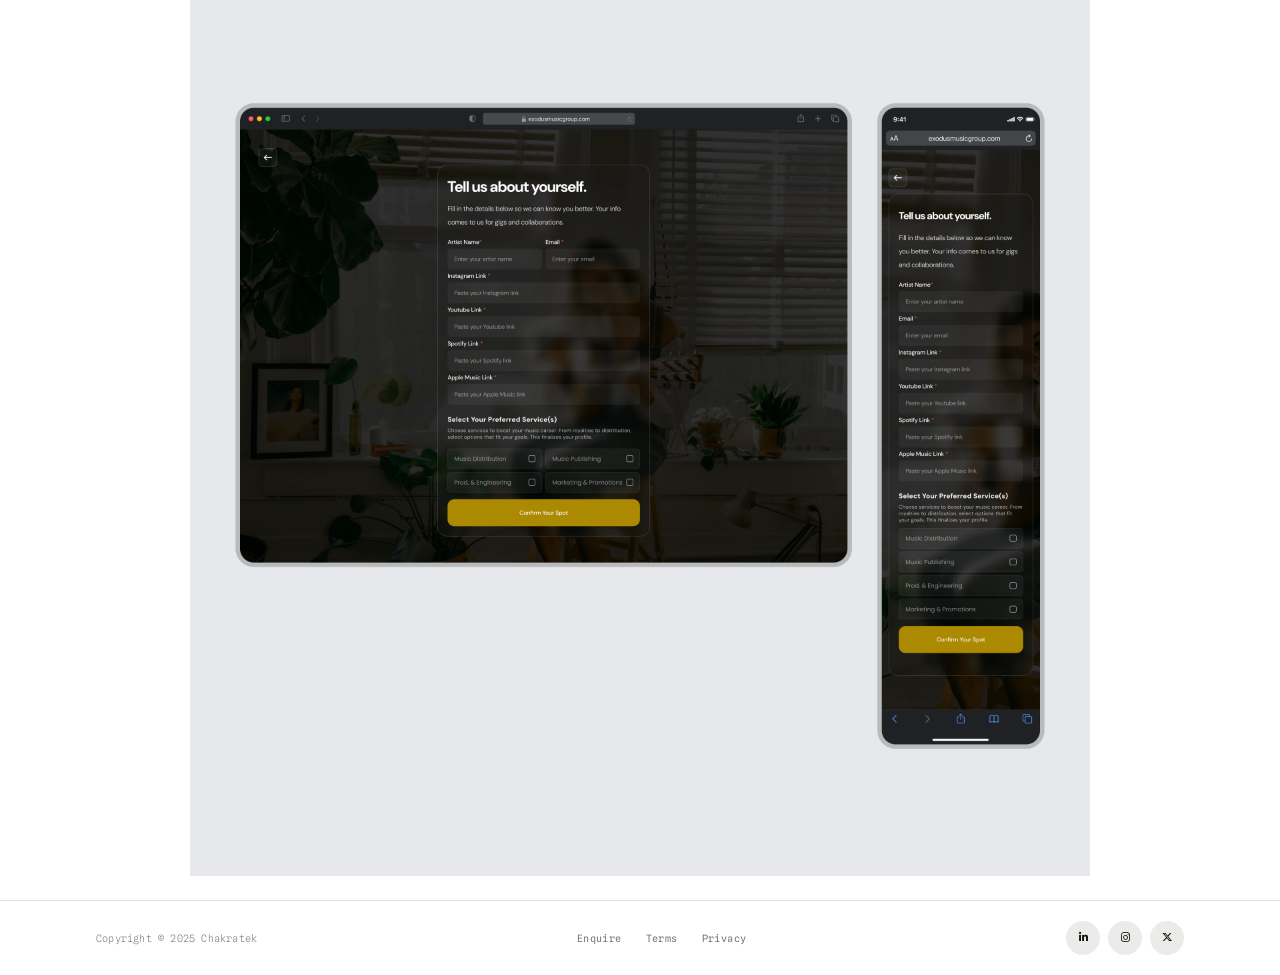
<file: ExodusMusicGroup.html>
<!DOCTYPE html>
<html lang="en">
<head>
  <meta charset="UTF-8" />
  <meta name="viewport" content="width=device-width, initial-scale=1.0" />
  <title>Exodus Music Group — Chakratek</title>

  <link rel="preconnect" href="https://fonts.googleapis.com" />
  <link rel="preconnect" href="https://fonts.gstatic.com" crossorigin />
  <link href="https://fonts.googleapis.com/css2?family=Spline+Sans+Mono:ital,wght@0,300;0,400;0,500;0,600;1,300;1,400&display=swap" rel="stylesheet" />
  <link rel="stylesheet" href="https://cdnjs.cloudflare.com/ajax/libs/font-awesome/6.5.0/css/all.min.css" />

  <link rel="stylesheet" href="styles.css" />
</head>
<body>

  <!-- ===================== NAV ===================== -->
<header class="nav">
   <a href="index.html" class="nav__logo">
      <img src="logo.jpg" alt="Chakratek Logo" class="nav__logo-img">
    </a>

    <nav class="nav__right">
      <a href="enquire.html" class="nav__enquire">
        Enquire 📨
      </a>
    </nav>
  </header>

  <!-- ===================== HERO IMAGE ===================== -->
  <!--
    Replace src with your actual hero image.
    Recommended: MacBook + phone composite, landscape.
    Ideal dimensions: 1400 × 860px
  -->
  <section class="hero">
    <div class="hero__image-wrap">
      <img
        src="Exodus Music Group.webp"
        alt="Exodus Music Group — desktop and mobile website preview"
        class="hero__image"
      />
    </div>
  </section>

  <!-- ===================== META STRIP ===================== -->
  <section class="meta" id="meta">
    <div class="meta__inner">
      <div class="meta__item">
        <span class="meta__label">Client</span>
        <span class="meta__value">Exodus Music Group</span>
      </div>
      <div class="meta__divider"></div>
      <div class="meta__item">
        <span class="meta__label">Role</span>
        <span class="meta__value">Web Design & Dev.</span>
      </div>
      <div class="meta__divider"></div>
      <div class="meta__item">
        <span class="meta__label">Project Duration</span>
        <span class="meta__value">3 Months</span>
      </div>
    </div>
  </section>

  <!-- ===================== OVERVIEW ===================== -->
  <section class="overview" id="overview">
    <div class="overview__inner">

      <!-- Left col: heading + visit site link -->
      <div class="overview__left">
        <h2 class="overview__heading">Overview</h2>
        <div class="overview__actions">
          <a href="https://www.exodusmg.com/" class="overview__store-btn" target="_blank">
            <i class="fas fa-globe"></i>
            <span>Visit Website</span>
          </a>
        </div>
      </div>

      <!-- Right col: body text -->
      <div class="overview__right">
        <p class="overview__body">
          Exodus Music Group was built as a modern record label platform designed to give independent artists the power, ownership, and infrastructure traditionally reserved for major labels. Chakratek led the project from research to final delivery, crafting both a high-impact public-facing website and a robust admin system to manage artists, releases, and services.</p>
        <p class="overview__body">
          Our work focused on creating a minimal, culture-forward digital presence that reflects Exodus’ mission, putting artists in control of their careers while maintaining a premium, industry-ready standard. The final solution combines bold editorial design, intuitive user flows, and a scalable backend that supports music distribution, publishing, production, and artist management.</p>
      </div>

    </div>
  </section>

  <!-- ===================== SHOWCASE SECTIONS ===================== -->
  <section class="showcase showcase--grid-view" data-index="0">
    <div class="showcase-grid showcase-grid--single-column">
      <div class="showcase__image-wrap">
        <img
          src="EMG 1.webp"
          alt="Exodus Music Group — homepage desktop"
          class="showcase__image"
          loading="lazy"
        />
      </div>
      <div class="showcase__image-wrap">
        <img
          src="EMG 2.webp"
          alt="Exodus Music Group — about and team page desktop"
          class="showcase__image"
          loading="lazy"
        />
      </div>
      <div class="showcase__image-wrap">
        <img
          src="EMG 3.webp"
          alt="Exodus Music Group — artist onboarding form desktop"
          class="showcase__image"
          loading="lazy"
        />
      </div>
    </div>
  </section>

  <!-- ===================== FOOTER ===================== -->
  <footer class="footer">
    <div class="footer__left">
      <p class="footer__copy">Copyright &copy; 2025 Chakratek</p>
    </div>
    <nav class="footer__links">
      <a href="enquire.html" class="footer__link">Enquire</a>
      <a href="terms.html"   class="footer__link">Terms</a>
      <a href="privacy.html" class="footer__link">Privacy</a>
    </nav>
    <div class="footer__socials">
      <a href="https://www.linkedin.com/company/chakratek/" class="footer__social-btn" aria-label="LinkedIn" target="_blank">
        <i class="fab fa-linkedin-in"></i>
      </a>
      <a href="https://www.instagram.com/chakratek?igsh=N3FyZHdwN2ZlMXc4&utm_source=qr" class="footer__social-btn" aria-label="Instagram" target="_blank">
        <i class="fab fa-instagram"></i>
      </a>
      <a href="https://x.com/chakratek_?s=21&t=pNtM7u_gxjGNB3lXC4gbag" class="footer__social-btn" aria-label="Twitter / X" target="_blank">
        <i class="fab fa-x-twitter"></i>
      </a>
    </div>
  </footer>

  <script src="ExodusMusicGroup.js"></script>
</body>
</html>
</file>
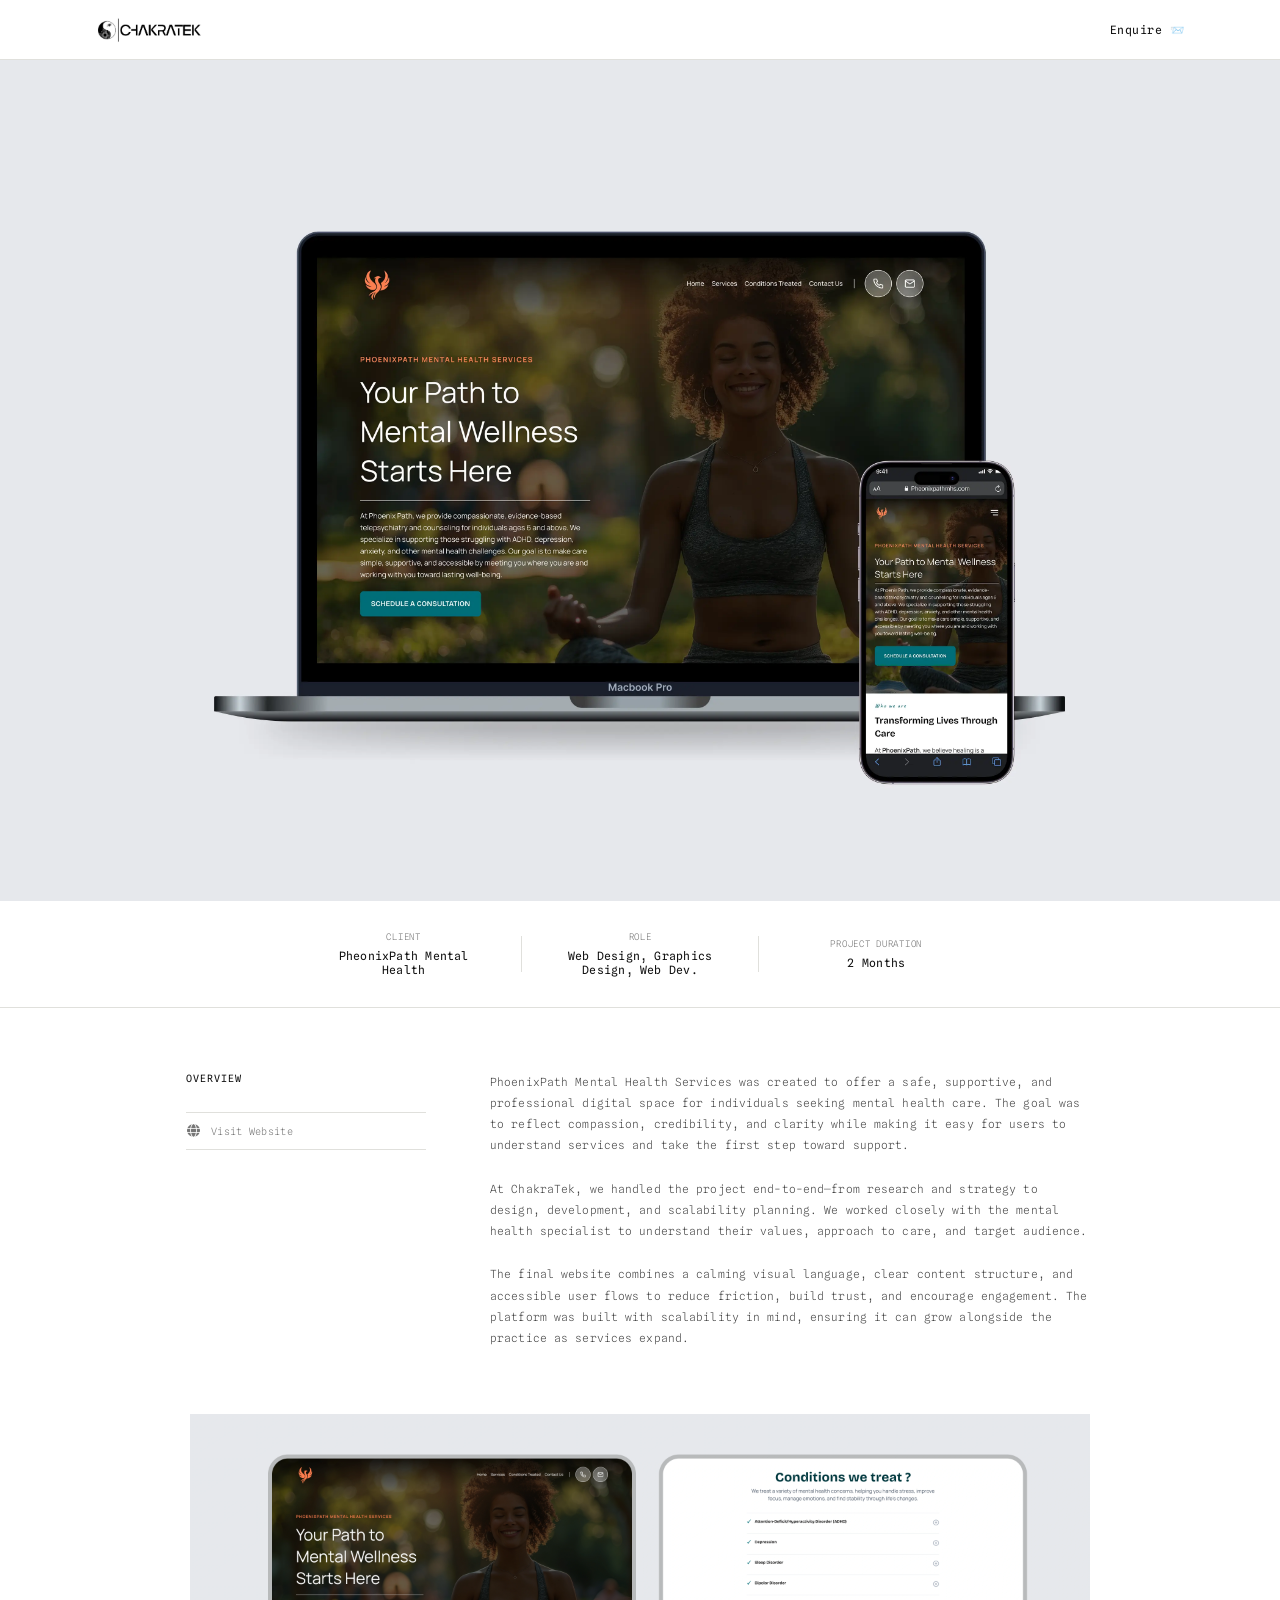
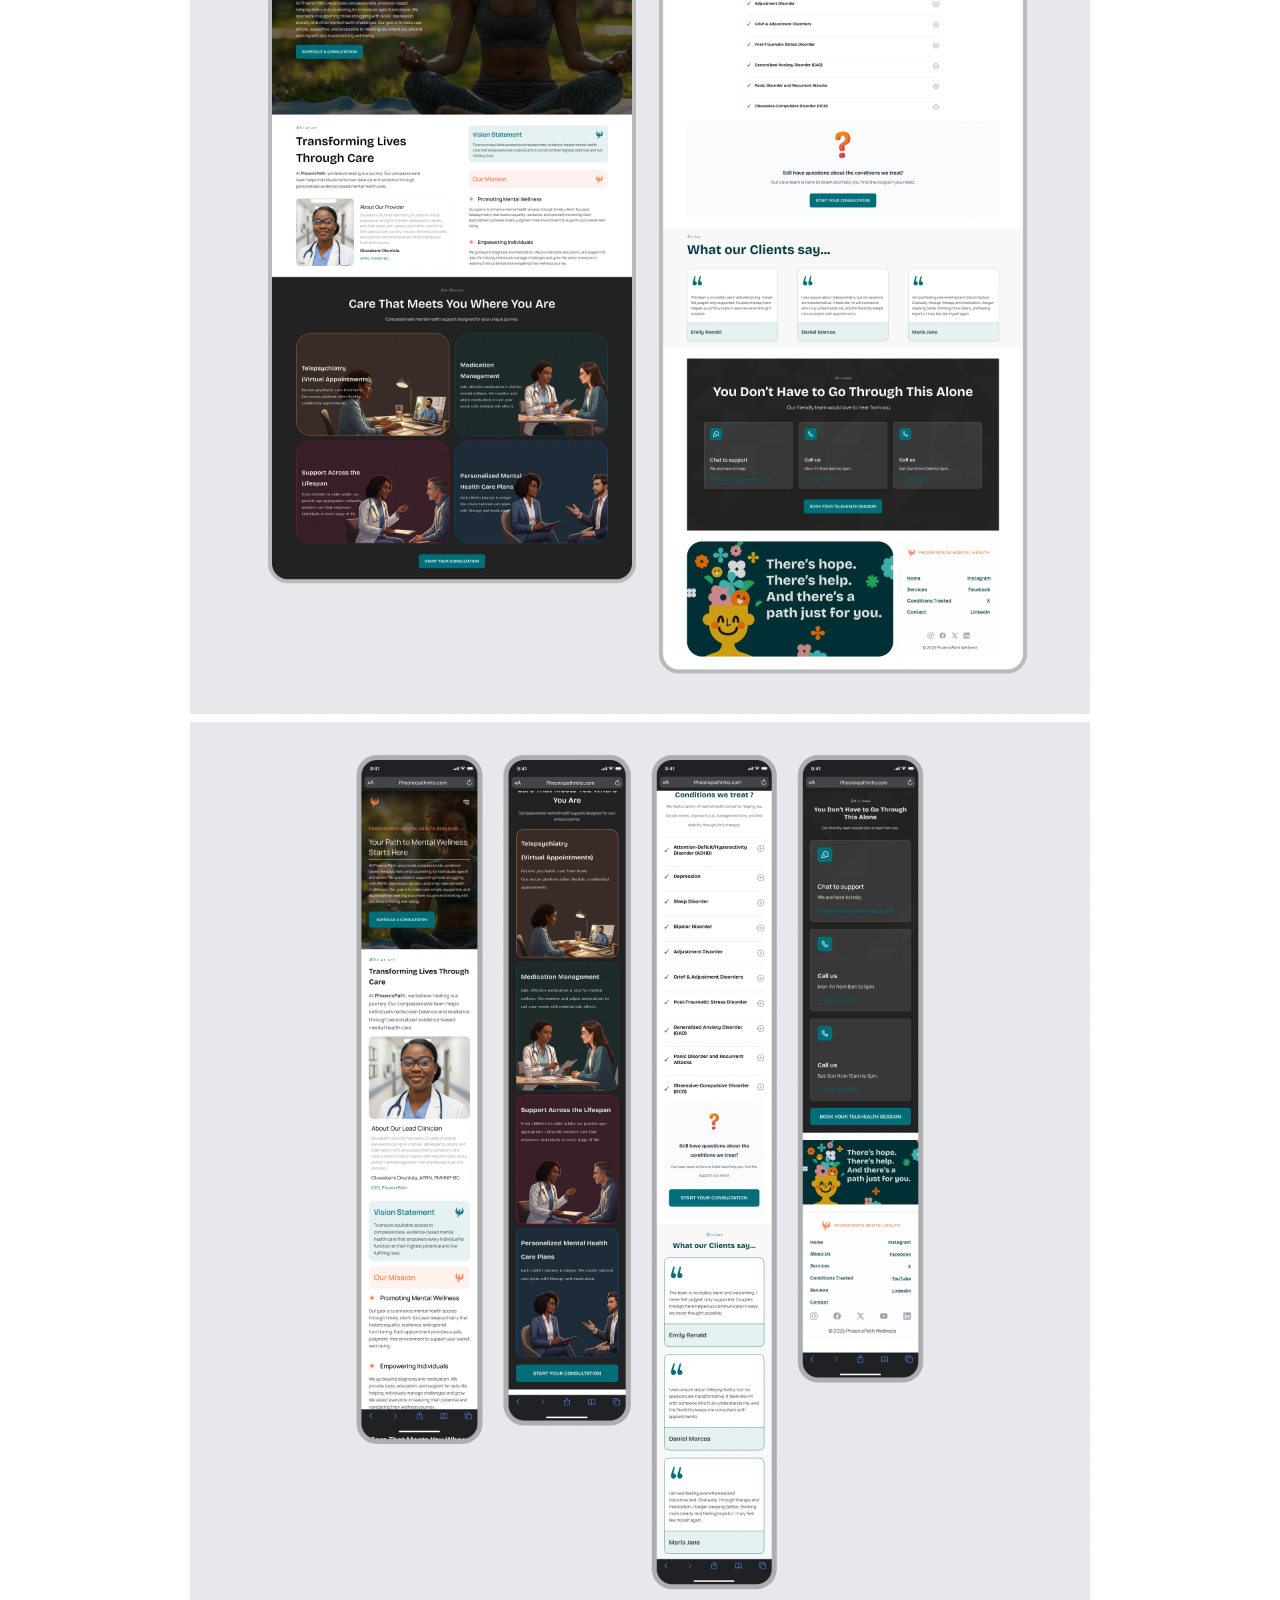
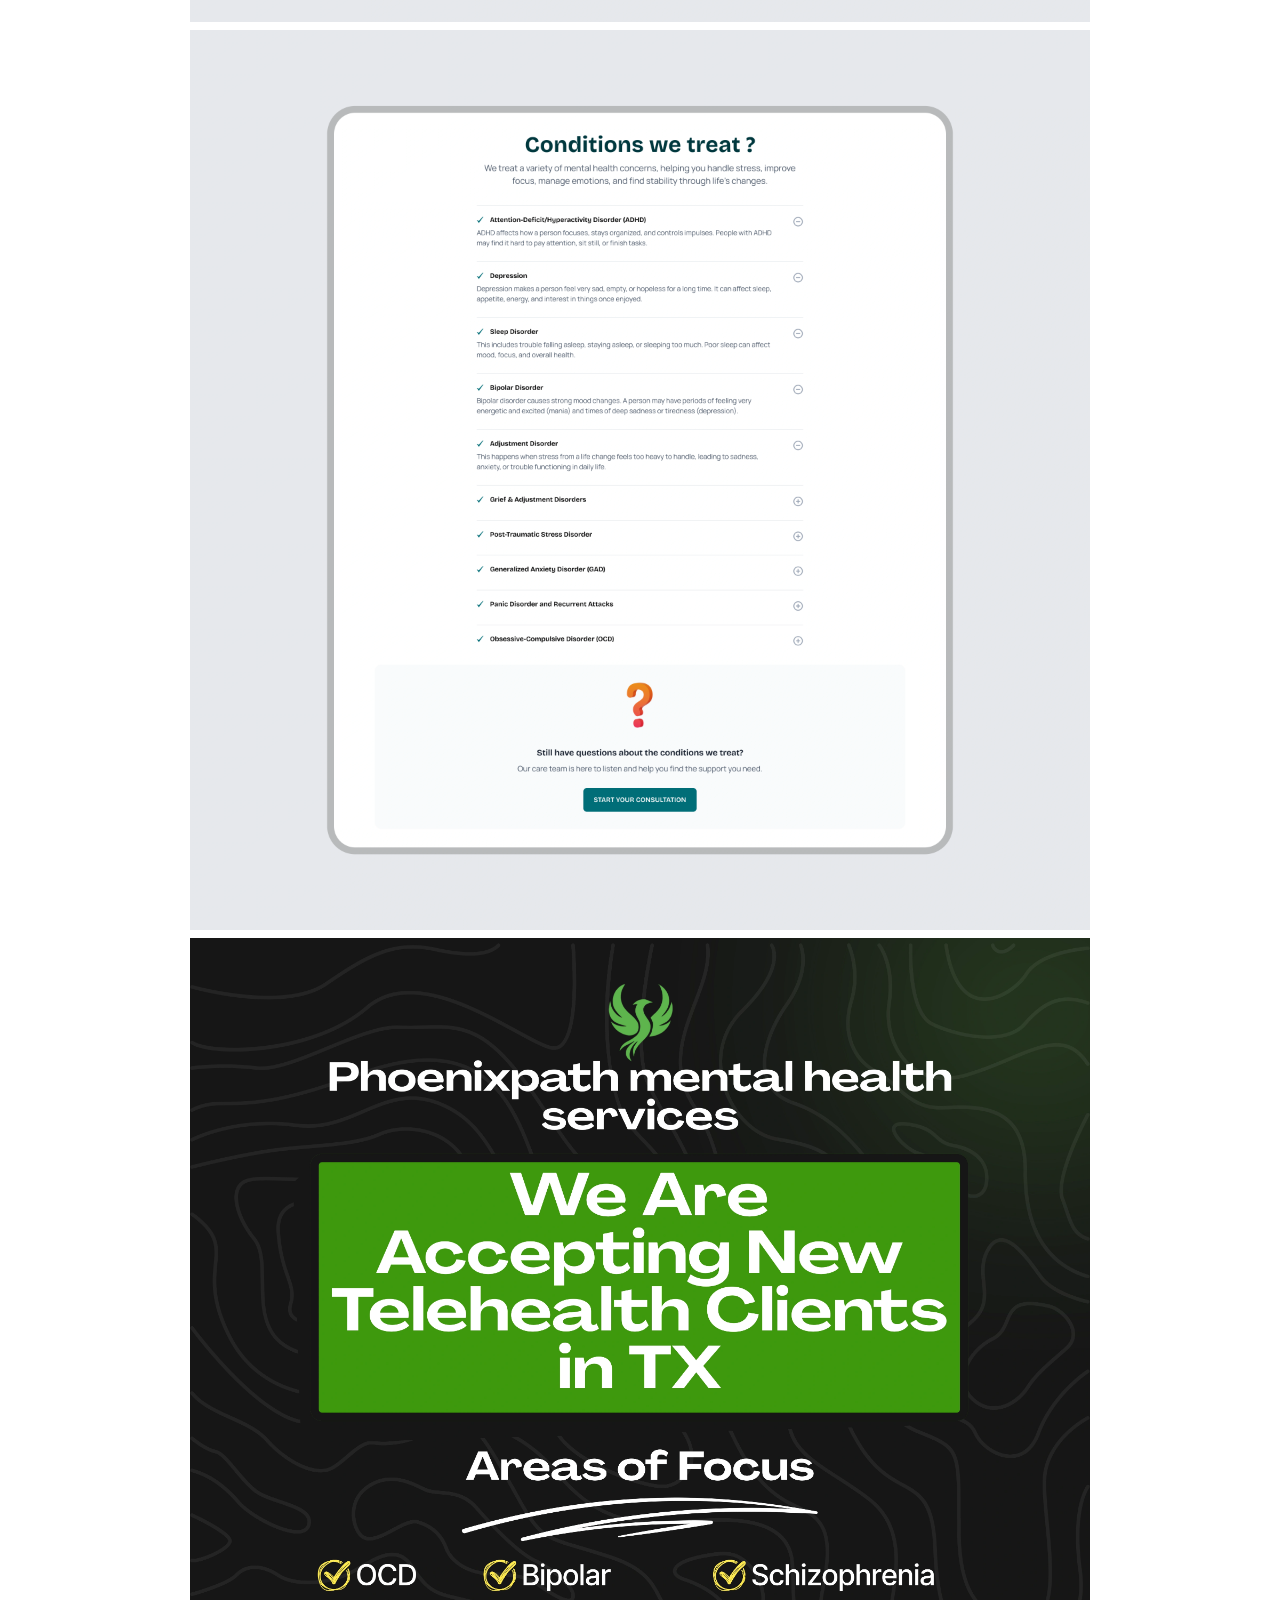
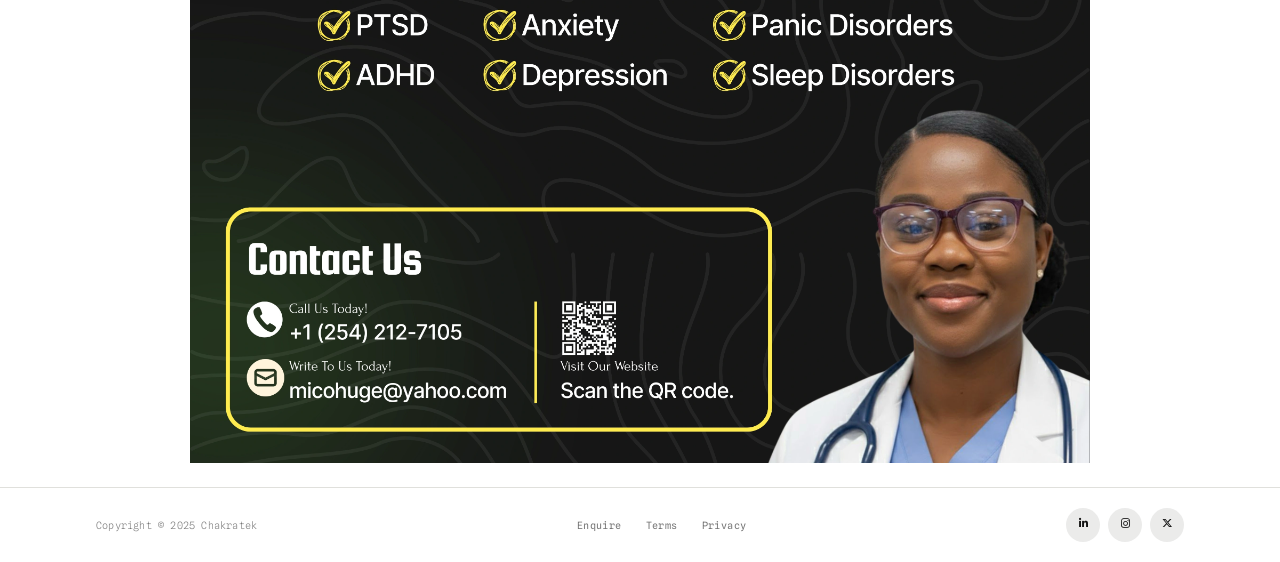
<file: phoenix-path.html>
<!DOCTYPE html>
<html lang="en">
<head>
  <meta charset="UTF-8" />
  <meta name="viewport" content="width=device-width, initial-scale=1.0" />
  <title>PhoenixPath Mental Health — Chakratek</title>

  <link rel="preconnect" href="https://fonts.googleapis.com" />
  <link rel="preconnect" href="https://fonts.gstatic.com" crossorigin />
  <link href="https://fonts.googleapis.com/css2?family=Spline+Sans+Mono:ital,wght@0,300;0,400;0,500;0,600;1,300;1,400&display=swap" rel="stylesheet" />
  <link rel="stylesheet" href="https://cdnjs.cloudflare.com/ajax/libs/font-awesome/6.5.0/css/all.min.css" />

  <link rel="stylesheet" href="/css/styles.css" />
</head>
<body>

  <!-- ===================== NAV ===================== -->
<header class="nav">
   <a href="/index.html" class="nav__logo">
      <img src="/images/logo.jpg" alt="Chakratek Logo" class="nav__logo-img">
    </a>

    <nav class="nav__right">
      <a href="/enquire.html" class="nav__enquire">
        Enquire 📨
      </a>
    </nav>
  </header>

  <!-- ===================== HERO IMAGE ===================== -->
  <!--
    Replace src with your MacBook + phone composite hero image.
    Recommended dimensions: 1400 × 860px landscape.
  -->
  <section class="hero">
    <div class="hero__image-wrap">
      <img
        src="/images/phoenix-path.webp"
        alt="PhoenixPath Mental Health — desktop and mobile website preview"
        class="hero__image"
      />
    </div>
  </section>

  <!-- ===================== META STRIP ===================== -->
  <section class="meta" id="meta">
    <div class="meta__inner">
      <div class="meta__item">
        <span class="meta__label">Client</span>
        <span class="meta__value">PheonixPath Mental Health</span>
      </div>
      <div class="meta__divider"></div>
      <div class="meta__item">
        <span class="meta__label">Role</span>
        <span class="meta__value">Web Design, Graphics Design, Web Dev. </span>
      </div>
      <div class="meta__divider"></div>
      <div class="meta__item">
        <span class="meta__label">Project Duration</span>
        <span class="meta__value">2 Months</span>
      </div>
    </div>
  </section>

  <!-- ===================== OVERVIEW ===================== -->
  <section class="overview" id="overview">
    <div class="overview__inner">

      <div class="overview__left">
        <h2 class="overview__heading">Overview</h2>
        <div class="overview__actions">
          <a href="https://www.phoenixpathmhs.com/" class="overview__store-btn" target="_blank">
            <i class="fas fa-globe"></i>
            <span>Visit Website</span>
          </a>
        </div>
      </div>

      <div class="overview__right">
        <p class="overview__body">
          PhoenixPath Mental Health Services was created to offer a safe, supportive, and professional digital space for individuals seeking mental health care. The goal was to reflect compassion, credibility, and clarity while making it easy for users to understand services and take the first step toward support.</p>
        <p class="overview__body">
         At ChakraTek, we handled the project end-to-end—from research and strategy to design, development, and scalability planning. We worked closely with the mental health specialist to understand their values, approach to care, and target audience.</p>
        <p class="overview__body">
         The final website combines a calming visual language, clear content structure, and accessible user flows to reduce friction, build trust, and encourage engagement. The platform was built with scalability in mind, ensuring it can grow alongside the practice as services expand.</p>
      </div>

    </div>
  </section>

  <!-- ===================== SHOWCASE SECTIONS ===================== -->
  <section class="showcase showcase--grid-view" data-index="0">
    <div class="showcase-grid showcase-grid--single-column">
      <div class="showcase__image-wrap">
        <img
          src="/images/phoenix-path-1.webp"
          alt="PhoenixPath — homepage desktop view"
          class="showcase__image"
          loading="lazy"
        />
      </div>
      <div class="showcase__image-wrap">
        <img
          src="/images/phoenix-path-2.webp"
          alt="PhoenixPath — homepage desktop view"
          class="showcase__image"
          loading="lazy"
        />
      </div>
      <div class="showcase__image-wrap">
        <img
          src="/images/phoenix-path-3.webp"
          alt="PhoenixPath — homepage desktop view"
          class="showcase__image"
          loading="lazy"
        />
      </div>
      <div class="showcase__image-wrap">
        <img
          src="/images/phoenix-path-4.webp"
          alt="PhoenixPath — homepage desktop view"
          class="showcase__image"
          loading="lazy"
        />
      </div>
    </div>
  </section>

  <!-- ===================== FOOTER ===================== -->
  <footer class="footer">
    <div class="footer__left">
      <p class="footer__copy">Copyright &copy; 2025 Chakratek</p>
    </div>
    <nav class="footer__links">
      <a href="/enquire.html" class="footer__link">Enquire</a>
      <a href="/terms.html"   class="footer__link">Terms</a>
      <a href="/privacy.html" class="footer__link">Privacy</a>
    </nav>
    <div class="footer__socials">
      <a href="https://www.linkedin.com/company/chakratek/" class="footer__social-btn" aria-label="LinkedIn" target="_blank">
        <i class="fab fa-linkedin-in"></i>
      </a>
      <a href="https://www.instagram.com/chakratek?igsh=N3FyZHdwN2ZlMXc4&utm_source=qr" class="footer__social-btn" aria-label="Instagram" target="_blank">
        <i class="fab fa-instagram"></i>
      </a>
      <a href="https://x.com/chakratek_?s=21&t=pNtM7u_gxjGNB3lXC4gbag" class="footer__social-btn" aria-label="Twitter / X" target="_blank">
        <i class="fab fa-x-twitter"></i>
      </a>
    </div>
  </footer>

  <script src="/js/phoenix-path.js"></script>
</body>
</html>
</file>
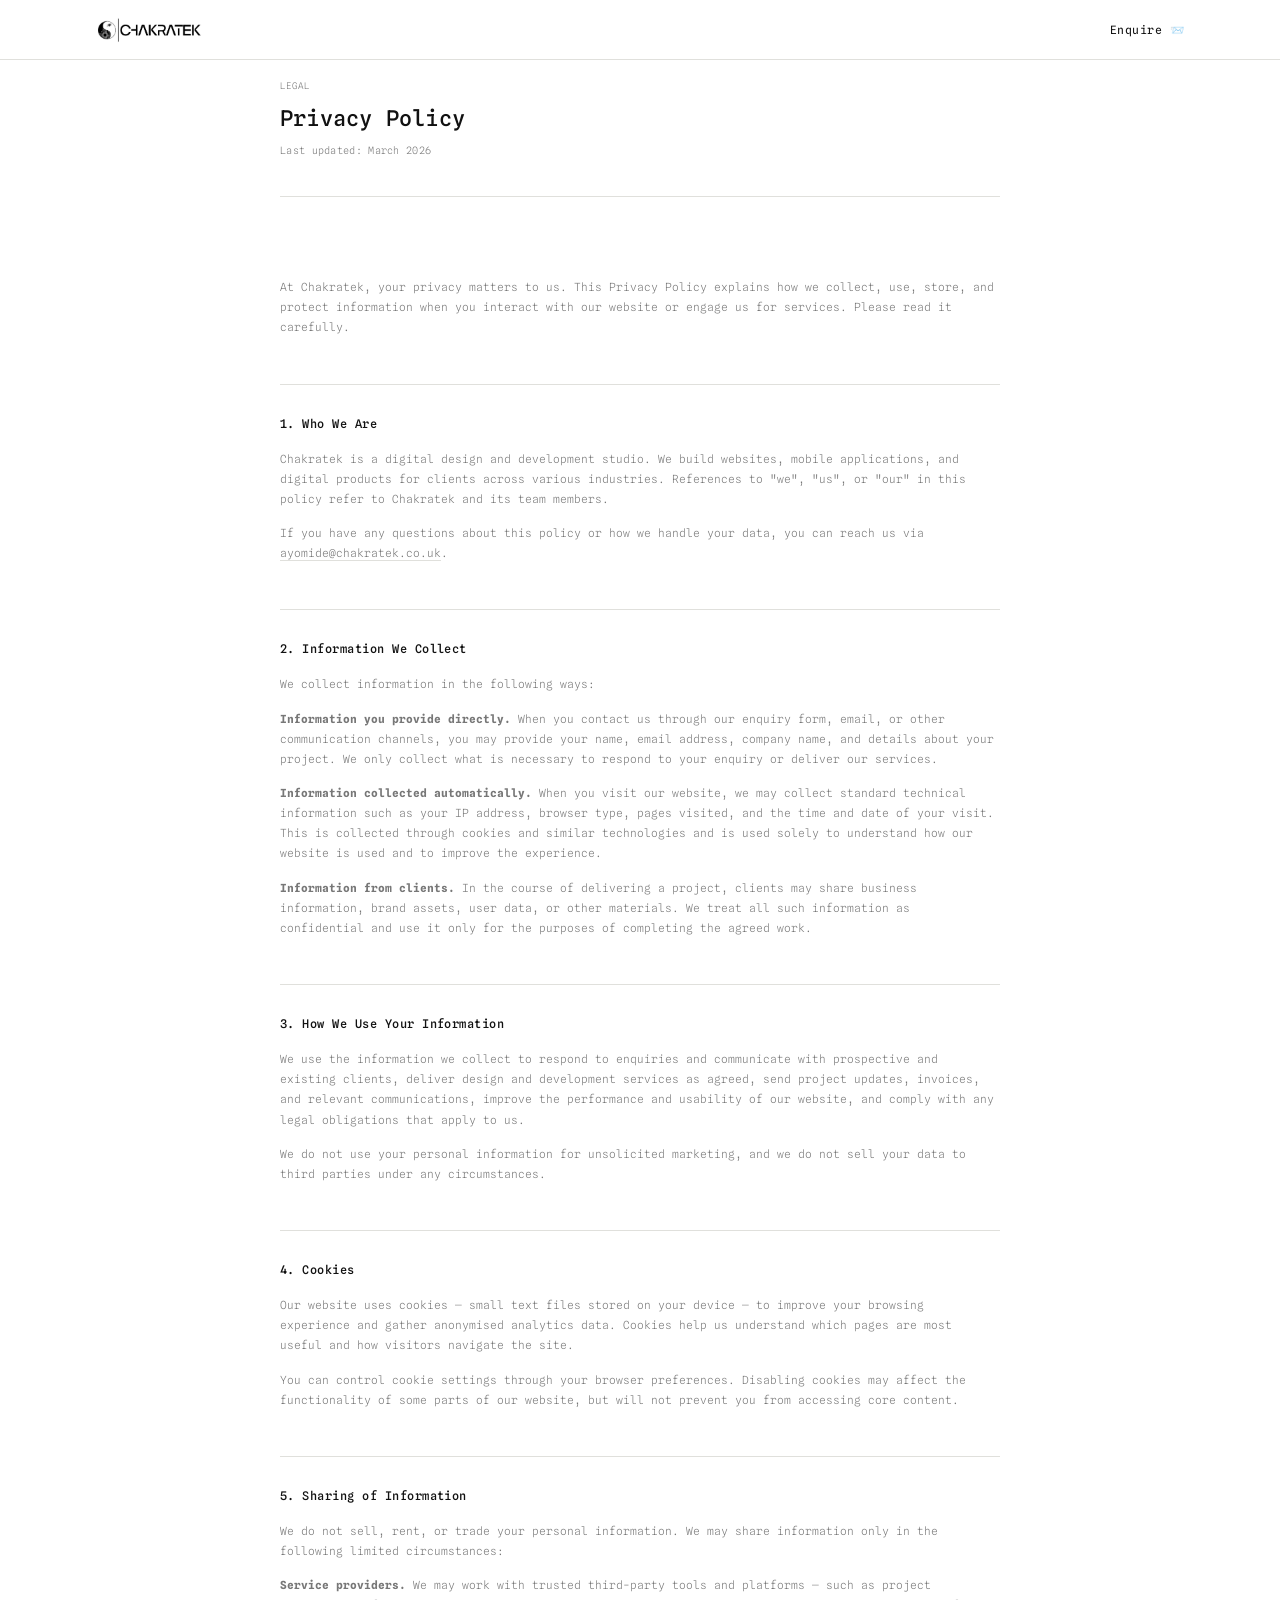
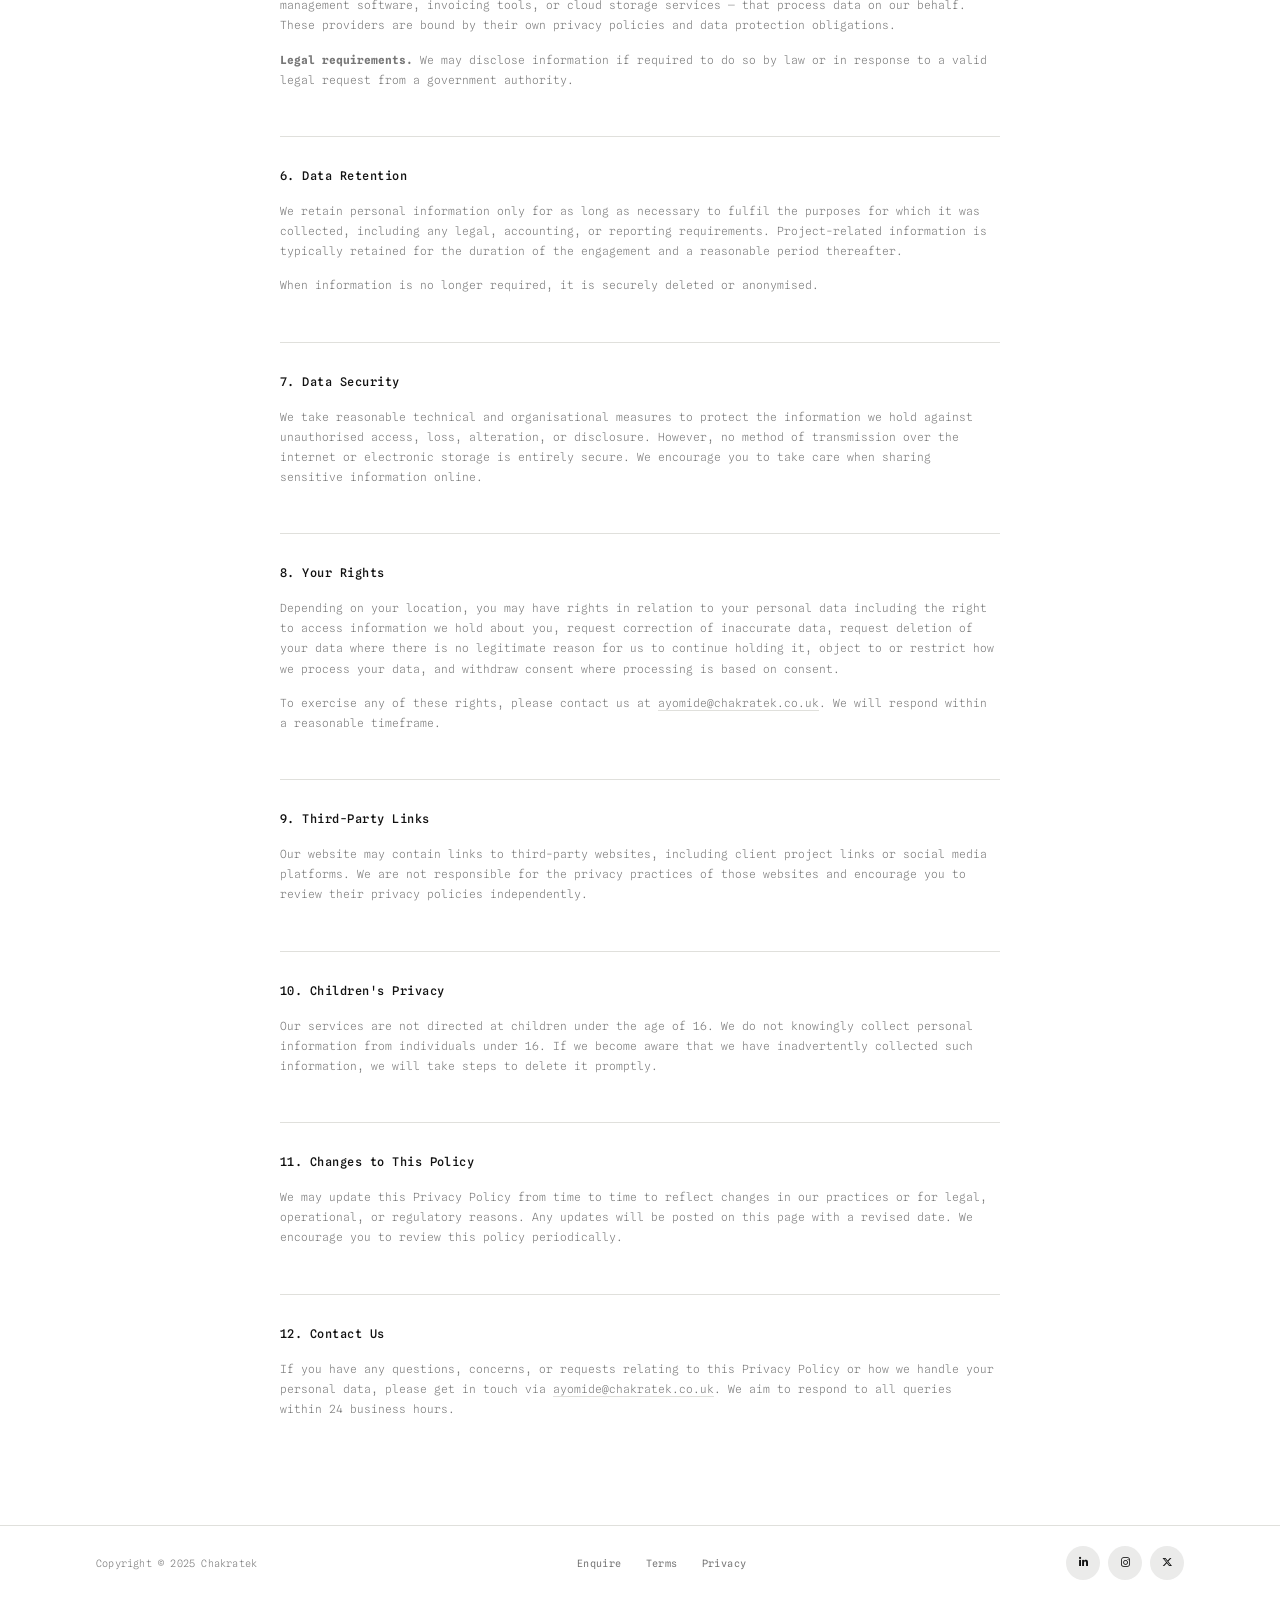
<file: privacy.html>
<!DOCTYPE html>
<html lang="en">
<head>
  <meta charset="UTF-8" />
  <meta name="viewport" content="width=device-width, initial-scale=1.0" />
  <title>Privacy Policy — Chakratek</title>

  <link rel="preconnect" href="https://fonts.googleapis.com" />
  <link rel="preconnect" href="https://fonts.gstatic.com" crossorigin />
  <link href="https://fonts.googleapis.com/css2?family=Spline+Sans+Mono:ital,wght@0,300;0,400;0,500;0,600;1,300;1,400&display=swap" rel="stylesheet" />
  <link rel="stylesheet" href="https://cdnjs.cloudflare.com/ajax/libs/font-awesome/6.5.0/css/all.min.css" />

  <link rel="stylesheet" href="/css/styles.css" />
</head>
<body>

  <!-- ===================== NAV ===================== -->
  <header class="nav">
    <a href="/index.html" class="nav__logo">
      <img src="/images/logo.jpg" alt="Chakratek Logo" class="nav__logo-img">
    </a>

    <nav class="nav__right">
      <a href="/enquire.html" class="nav__enquire">
        Enquire 📨
      </a>
    </nav>
  </header>

  <!-- ===================== MAIN ===================== -->
  <main class="main">
    <div class="terms-container">

      <!-- Page header -->
      <div class="terms-header">
        <p class="terms-header__label">Legal</p>
        <h1 class="terms-header__title">Privacy Policy</h1>
        <p class="terms-header__date">Last updated: March 2026</p>
      </div>

      <!-- Divider -->
      <div class="terms-divider"></div>

      <!-- Intro -->
      <section class="terms-section">
      <p class="terms-section__text">
        At Chakratek, your privacy matters to us. This Privacy Policy explains how we collect, use, store, and protect information when you interact with our website or engage us for services. Please read it carefully.
      </p>
      </section>

      <!-- Privacy content -->
      <div class="terms-body">

        <section class="terms-section">
          <h2 class="terms-section__heading">1. Who We Are</h2>
          <p class="terms-section__text">
            Chakratek is a digital design and development studio. We build websites, mobile applications, and digital products for clients across various industries. References to "we", "us", or "our" in this policy refer to Chakratek and its team members.
          </p>
          <p class="terms-section__text">
            If you have any questions about this policy or how we handle your data, you can reach us via <a href="mailto:ayomide@chakratek.co.uk" class="terms-link">ayomide@chakratek.co.uk</a>.
          </p>
        </section>

        <section class="terms-section">
          <h2 class="terms-section__heading">2. Information We Collect</h2>
          <p class="terms-section__text">
            We collect information in the following ways:
          </p>
          <p class="terms-section__text">
            <strong class="terms-section__strong">Information you provide directly.</strong> When you contact us through our enquiry form, email, or other communication channels, you may provide your name, email address, company name, and details about your project. We only collect what is necessary to respond to your enquiry or deliver our services.
          </p>
          <p class="terms-section__text">
            <strong class="terms-section__strong">Information collected automatically.</strong> When you visit our website, we may collect standard technical information such as your IP address, browser type, pages visited, and the time and date of your visit. This is collected through cookies and similar technologies and is used solely to understand how our website is used and to improve the experience.
          </p>
          <p class="terms-section__text">
            <strong class="terms-section__strong">Information from clients.</strong> In the course of delivering a project, clients may share business information, brand assets, user data, or other materials. We treat all such information as confidential and use it only for the purposes of completing the agreed work.
          </p>
        </section>

        <section class="terms-section">
          <h2 class="terms-section__heading">3. How We Use Your Information</h2>
          <p class="terms-section__text">
            We use the information we collect to respond to enquiries and communicate with prospective and existing clients, deliver design and development services as agreed, send project updates, invoices, and relevant communications, improve the performance and usability of our website, and comply with any legal obligations that apply to us.
          </p>
          <p class="terms-section__text">
            We do not use your personal information for unsolicited marketing, and we do not sell your data to third parties under any circumstances.
          </p>
        </section>

        <section class="terms-section">
          <h2 class="terms-section__heading">4. Cookies</h2>
          <p class="terms-section__text">
            Our website uses cookies — small text files stored on your device — to improve your browsing experience and gather anonymised analytics data. Cookies help us understand which pages are most useful and how visitors navigate the site.
          </p>
          <p class="terms-section__text">
            You can control cookie settings through your browser preferences. Disabling cookies may affect the functionality of some parts of our website, but will not prevent you from accessing core content.
          </p>
        </section>

        <section class="terms-section">
          <h2 class="terms-section__heading">5. Sharing of Information</h2>
          <p class="terms-section__text">
            We do not sell, rent, or trade your personal information. We may share information only in the following limited circumstances:
          </p>
          <p class="terms-section__text">
            <strong class="terms-section__strong">Service providers.</strong> We may work with trusted third-party tools and platforms — such as project management software, invoicing tools, or cloud storage services — that process data on our behalf. These providers are bound by their own privacy policies and data protection obligations.
          </p>
          <p class="terms-section__text">
            <strong class="terms-section__strong">Legal requirements.</strong> We may disclose information if required to do so by law or in response to a valid legal request from a government authority.
          </p>
        </section>

        <section class="terms-section">
          <h2 class="terms-section__heading">6. Data Retention</h2>
          <p class="terms-section__text">
            We retain personal information only for as long as necessary to fulfil the purposes for which it was collected, including any legal, accounting, or reporting requirements. Project-related information is typically retained for the duration of the engagement and a reasonable period thereafter.
          </p>
          <p class="terms-section__text">
            When information is no longer required, it is securely deleted or anonymised.
          </p>
        </section>

        <section class="terms-section">
          <h2 class="terms-section__heading">7. Data Security</h2>
          <p class="terms-section__text">
            We take reasonable technical and organisational measures to protect the information we hold against unauthorised access, loss, alteration, or disclosure. However, no method of transmission over the internet or electronic storage is entirely secure. We encourage you to take care when sharing sensitive information online.
          </p>
        </section>

        <section class="terms-section">
          <h2 class="terms-section__heading">8. Your Rights</h2>
          <p class="terms-section__text">
            Depending on your location, you may have rights in relation to your personal data including the right to access information we hold about you, request correction of inaccurate data, request deletion of your data where there is no legitimate reason for us to continue holding it, object to or restrict how we process your data, and withdraw consent where processing is based on consent.
          </p>
          <p class="terms-section__text">
            To exercise any of these rights, please contact us at <a href="mailto:ayomide@chakratek.co.uk" class="terms-link">ayomide@chakratek.co.uk</a>. We will respond within a reasonable timeframe.
          </p>
        </section>

        <section class="terms-section">
          <h2 class="terms-section__heading">9. Third-Party Links</h2>
          <p class="terms-section__text">
            Our website may contain links to third-party websites, including client project links or social media platforms. We are not responsible for the privacy practices of those websites and encourage you to review their privacy policies independently.
          </p>
        </section>

        <section class="terms-section">
          <h2 class="terms-section__heading">10. Children's Privacy</h2>
          <p class="terms-section__text">
            Our services are not directed at children under the age of 16. We do not knowingly collect personal information from individuals under 16. If we become aware that we have inadvertently collected such information, we will take steps to delete it promptly.
          </p>
        </section>

        <section class="terms-section">
          <h2 class="terms-section__heading">11. Changes to This Policy</h2>
          <p class="terms-section__text">
            We may update this Privacy Policy from time to time to reflect changes in our practices or for legal, operational, or regulatory reasons. Any updates will be posted on this page with a revised date. We encourage you to review this policy periodically.
          </p>
        </section>

        <section class="terms-section">
          <h2 class="terms-section__heading">12. Contact Us</h2>
          <p class="terms-section__text">
            If you have any questions, concerns, or requests relating to this Privacy Policy or how we handle your personal data, please get in touch via <a href="mailto:ayomide@chakratek.co.uk" class="terms-link">ayomide@chakratek.co.uk</a>. We aim to respond to all queries within 24 business hours.
          </p>
        </section>

      </div>
      <!-- end terms-body -->

    </div>
  </main>

  <!-- ===================== FOOTER ===================== -->
  <footer class="footer">
    <div class="footer__left">
      <p class="footer__copy">Copyright &copy; 2025 Chakratek</p>
    </div>
    <nav class="footer__links">
      <a href="/enquire.html" class="footer__link">Enquire</a>
      <a href="/terms.html"   class="footer__link">Terms</a>
      <a href="/privacy.html" class="footer__link">Privacy</a>
    </nav>
    <div class="footer__socials">
      <a href="https://www.linkedin.com/company/chakratek/" class="footer__social-btn" aria-label="LinkedIn" target="_blank">
        <i class="fab fa-linkedin-in"></i>
      </a>
      <a href="https://www.instagram.com/chakratek?igsh=N3FyZHdwN2ZlMXc4&utm_source=qr" class="footer__social-btn" aria-label="Instagram" target="_blank">
        <i class="fab fa-instagram"></i>
      </a>
      <a href="https://x.com/chakratek_?s=21&t=pNtM7u_gxjGNB3lXC4gbag" class="footer__social-btn" aria-label="Twitter / X" target="_blank">
        <i class="fab fa-x-twitter"></i>
      </a>
    </div>
  </footer>


  <script src="privacy.js"></script>
</body>
</html>
</file>
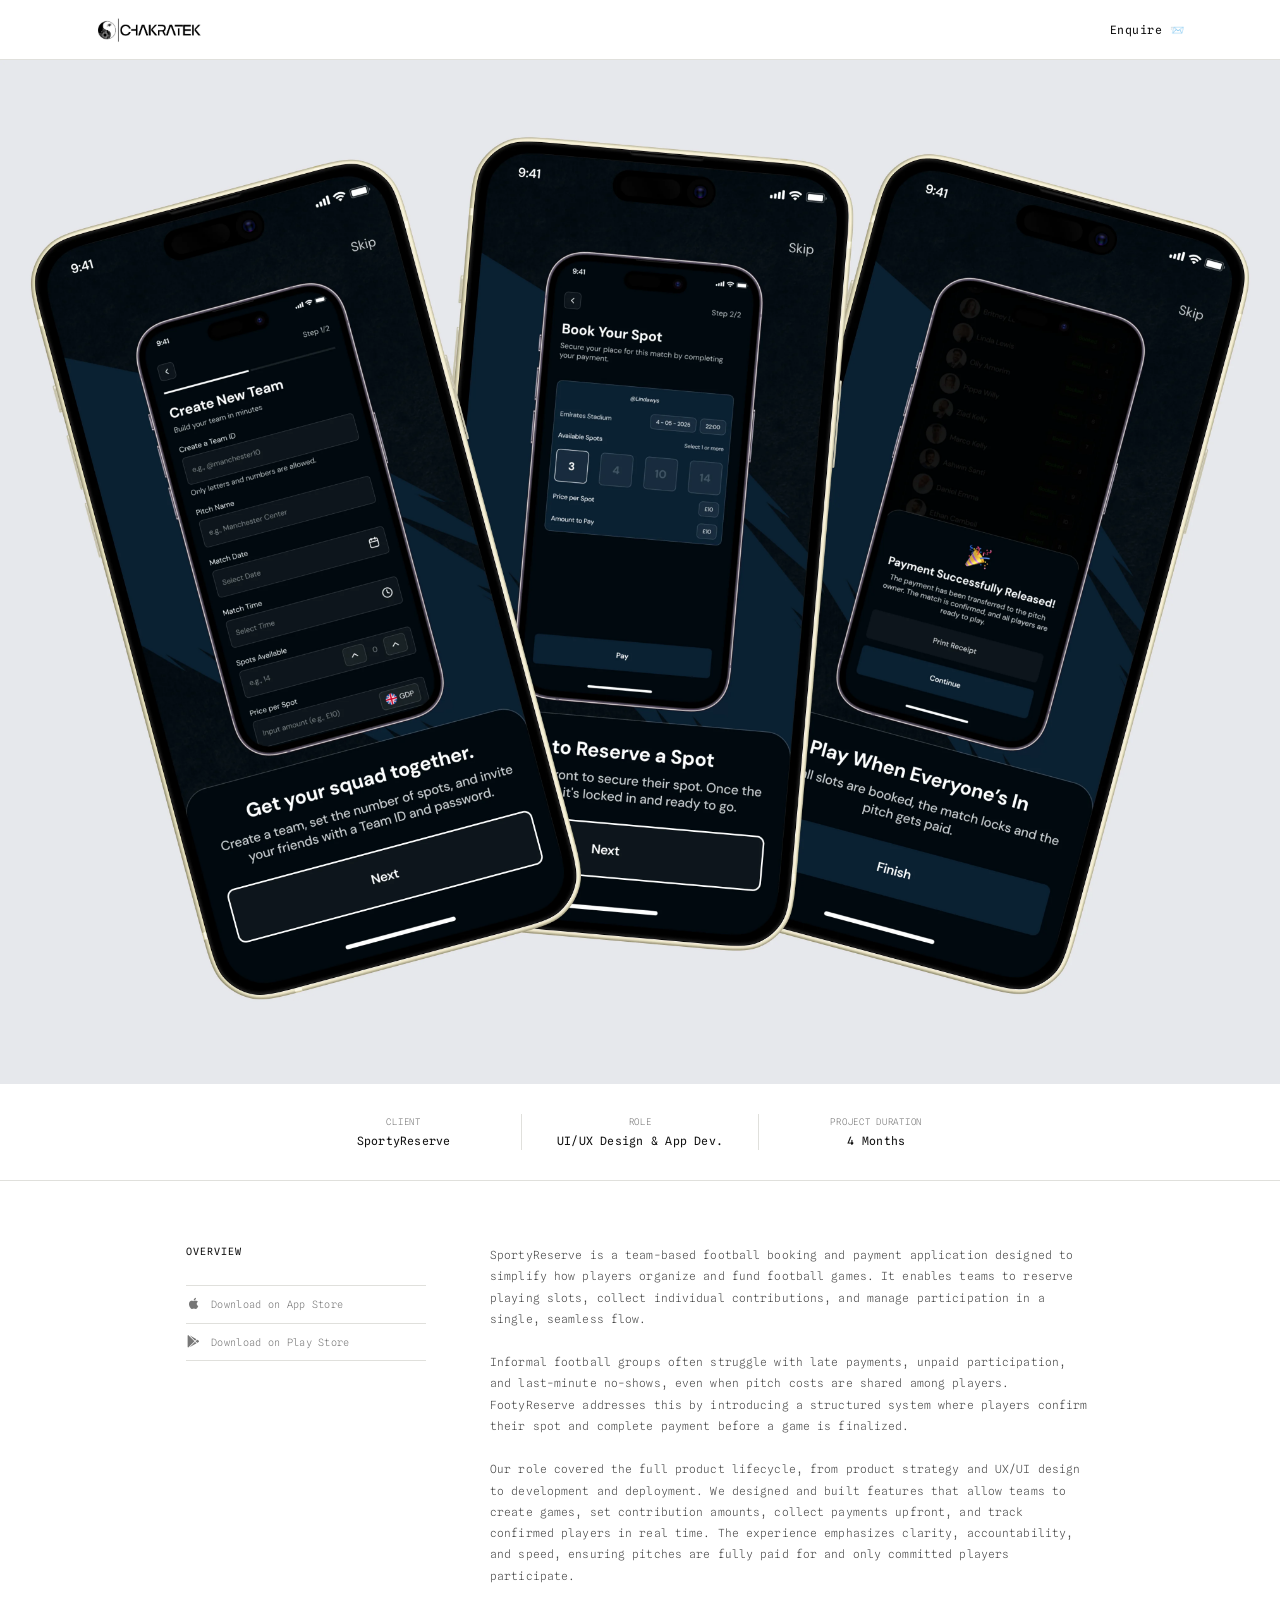
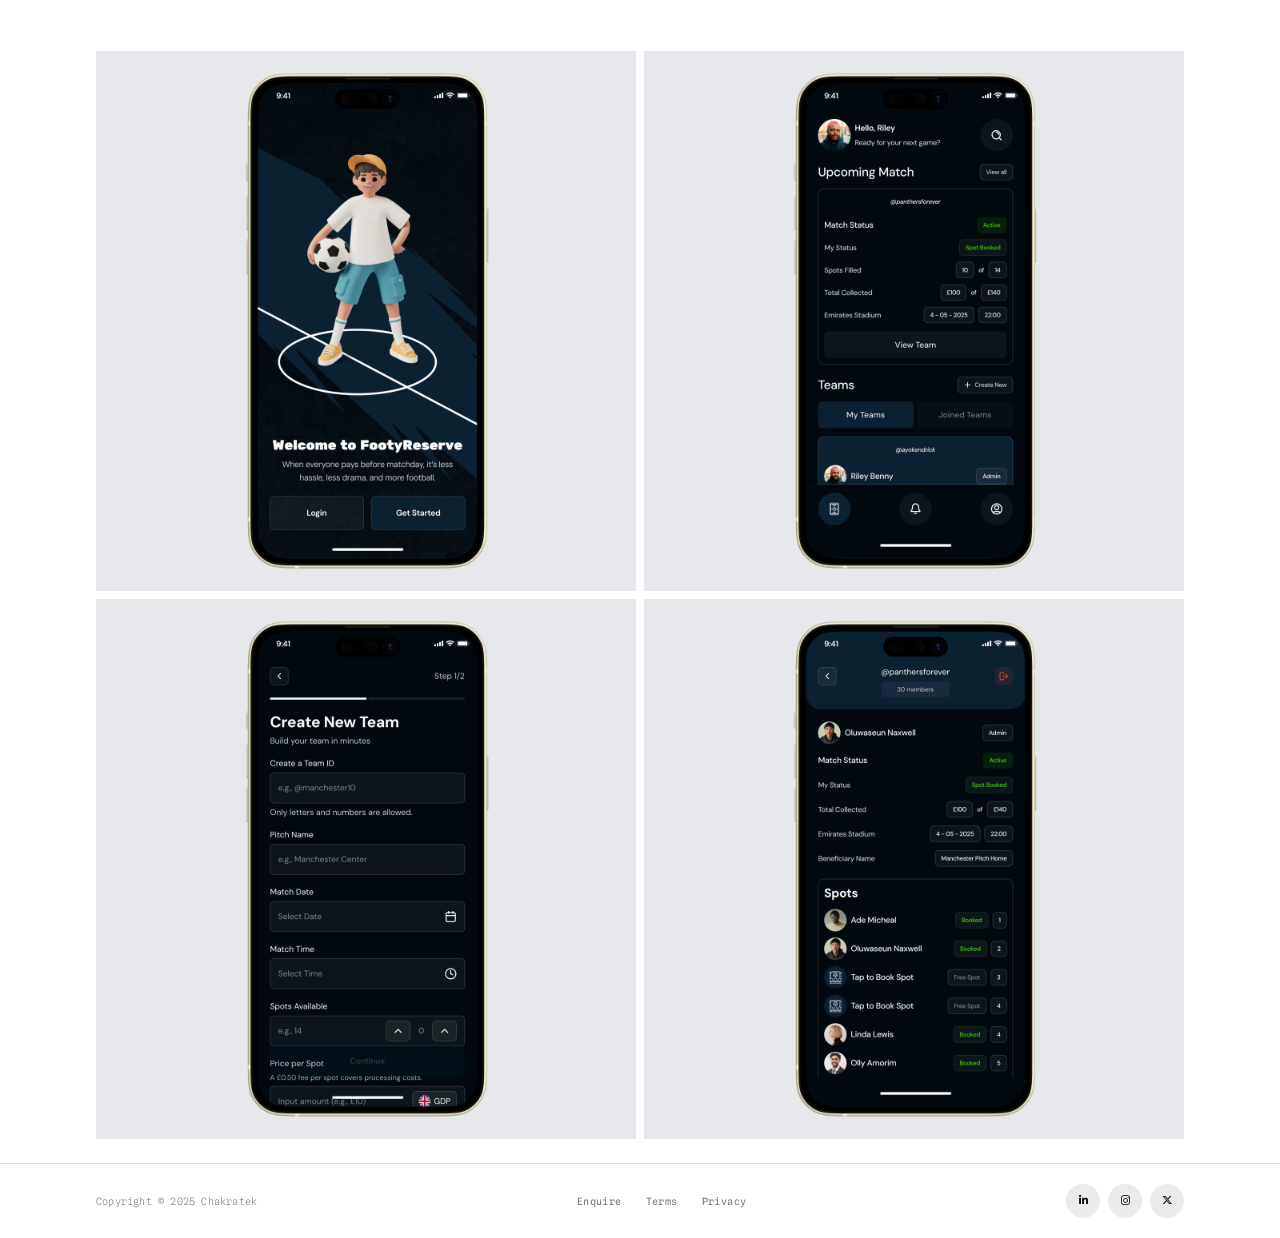
<file: sporty-reserve.html>
<!DOCTYPE html>
<html lang="en">
<head>
  <meta charset="UTF-8" />
  <meta name="viewport" content="width=device-width, initial-scale=1.0" />
  <title>SportyReserve — Chakratek</title>

  <link rel="preconnect" href="https://fonts.googleapis.com" />
  <link rel="preconnect" href="https://fonts.gstatic.com" crossorigin />
  <link href="https://fonts.googleapis.com/css2?family=Spline+Sans+Mono:ital,wght@0,300;0,400;0,500;0,600;1,300;1,400&display=swap" rel="stylesheet" />
  <link rel="stylesheet" href="https://cdnjs.cloudflare.com/ajax/libs/font-awesome/6.5.0/css/all.min.css" />

  <link rel="stylesheet" href="/css/styles.css" />
</head>
<body>

  <!-- ===================== NAV ===================== -->
<header class="nav">
   <a href="/index.html" class="nav__logo">
      <img src="/images/logo.jpg" alt="Chakratek Logo" class="nav__logo-img">
    </a>

    <nav class="nav__right">
      <a href="/enquire.html" class="nav__enquire">
        Enquire 📨
      </a>
    </nav>
  </header>

  <!-- ===================== HERO IMAGE ===================== -->
  <!--
    Replace src with your actual hero composite image.
    Recommended: landscape showing all 3 phones in a fan spread.
    Ideal dimensions: 1400 × 900px
  -->
  <section class="hero">
    <div class="hero__image-wrap">
      <img
        src="/images/sporty-reserve-mockup.webp"
        alt="SportyReserve app — three screens showing the UI"
        class="hero__image"
      />
    </div>
  </section>

  <!-- ===================== META STRIP ===================== -->
  <section class="meta" id="meta">
    <div class="meta__inner">
      <div class="meta__item">
        <span class="meta__label">Client</span>
        <span class="meta__value">SportyReserve</span>
      </div>
      <div class="meta__divider"></div>
      <div class="meta__item">
        <span class="meta__label">Role</span>
        <span class="meta__value">UI/UX Design & App Dev.</span>
      </div>
      <div class="meta__divider"></div>
      <div class="meta__item">
        <span class="meta__label">Project Duration</span>
        <span class="meta__value">4 Months</span>
      </div>
    </div>
  </section>

  <!-- ===================== OVERVIEW ===================== -->
  <section class="overview" id="overview">
    <div class="overview__inner">

      <!-- Left col: heading + store links -->
      <div class="overview__left">
        <h2 class="overview__heading">Overview</h2>
        <div class="overview__actions">
          <a href="#" class="overview__store-btn">
            <i class="fab fa-apple"></i>
            <span>Download on App Store</span>
          </a>
          <a href="#" class="overview__store-btn">
            <i class="fab fa-google-play"></i>
            <span>Download on Play Store</span>
          </a>
        </div>
      </div>

      <!-- Right col: body text -->
      <div class="overview__right">
        <p class="overview__body">
          SportyReserve is a team-based football booking and payment application designed to simplify how players organize and fund football games. It enables teams to reserve playing slots, collect individual contributions, and manage participation in a single, seamless flow.</p>
        <p class="overview__body">
          Informal football groups often struggle with late payments, unpaid participation, and last-minute no-shows, even when pitch costs are shared among players. FootyReserve addresses this by introducing a structured system where players confirm their spot and complete payment before a game is finalized.</p>
        <p class="overview__body">
          Our role covered the full product lifecycle, from product strategy and UX/UI design to development and deployment. We designed and built features that allow teams to create games, set contribution amounts, collect payments upfront, and track confirmed players in real time. The experience emphasizes clarity, accountability, and speed, ensuring pitches are fully paid for and only committed players participate.</p>
      </div>

    </div>
  </section>

  <!-- ===================== SHOWCASE SCREENS ===================== -->
  <section class="showcase showcase--grid-view" data-index="0">
    <div class="showcase-grid">
      <div class="showcase__image-wrap">
        <img
          src="/images/sporty-reserve-1.webp"
          alt="SportyReserve – Welcome screen"
          class="showcase__image"
          loading="lazy"
        />
      </div>
      <div class="showcase__image-wrap">
        <img
          src="/images/sporty-reserve-2.webp"
          alt="SportyReserve – Upcoming match dashboard"
          class="showcase__image"
          loading="lazy"
        />
      </div>
      <div class="showcase__image-wrap">
        <img
          src="/images/sporty-reserve-3.webp"
          alt="SportyReserve – Create new team screen"
          class="showcase__image"
          loading="lazy"
        />
      </div>
      <div class="showcase__image-wrap">
        <img
          src="/images/sporty-reserve-4.webp"
          alt="SportyReserve – Spots and player list screen"
          class="showcase__image"
          loading="lazy"
        />
      </div>
    </div>
  </section>

  <!-- ===================== FOOTER ===================== -->
  <footer class="footer">
    <div class="footer__left">
      <p class="footer__copy">Copyright &copy; 2025 Chakratek</p>
    </div>
    <nav class="footer__links">
      <a href="/enquire.html" class="footer__link">Enquire</a>
      <a href="/terms.html"   class="footer__link">Terms</a>
      <a href="/privacy.html" class="footer__link">Privacy</a>
    </nav>
    <div class="footer__socials">
      <a href="https://www.linkedin.com/company/chakratek/" class="footer__social-btn" aria-label="LinkedIn" target="_blank">
        <i class="fab fa-linkedin-in"></i>
      </a>
      <a href="https://www.instagram.com/chakratek?igsh=N3FyZHdwN2ZlMXc4&utm_source=qr" class="footer__social-btn" aria-label="Instagram" target="_blank">
        <i class="fab fa-instagram"></i>
      </a>
      <a href="https://x.com/chakratek_?s=21&t=pNtM7u_gxjGNB3lXC4gbag" class="footer__social-btn" aria-label="Twitter / X" target="_blank">
        <i class="fab fa-x-twitter"></i>
      </a>
    </div>
  </footer>


  <script src="/js/sporty-reserve.js"></script>
</body>
</html>
</file>
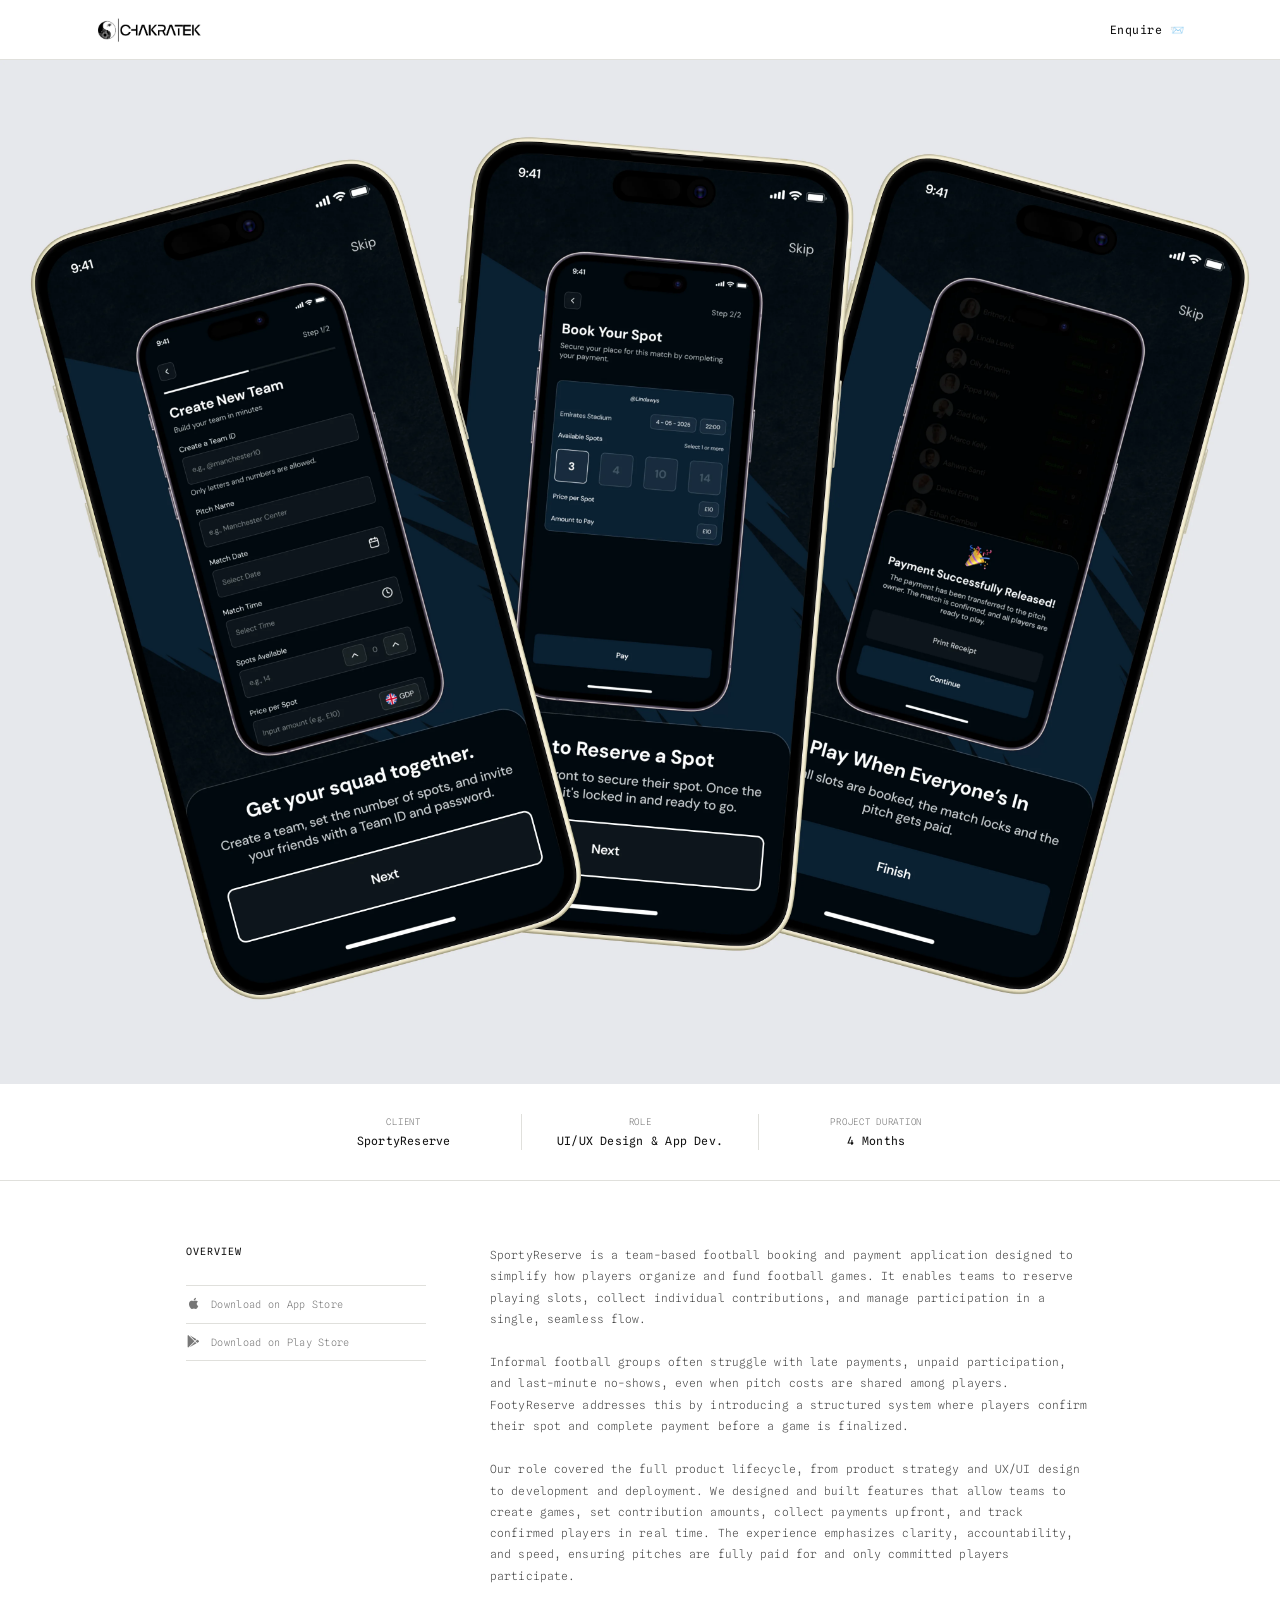
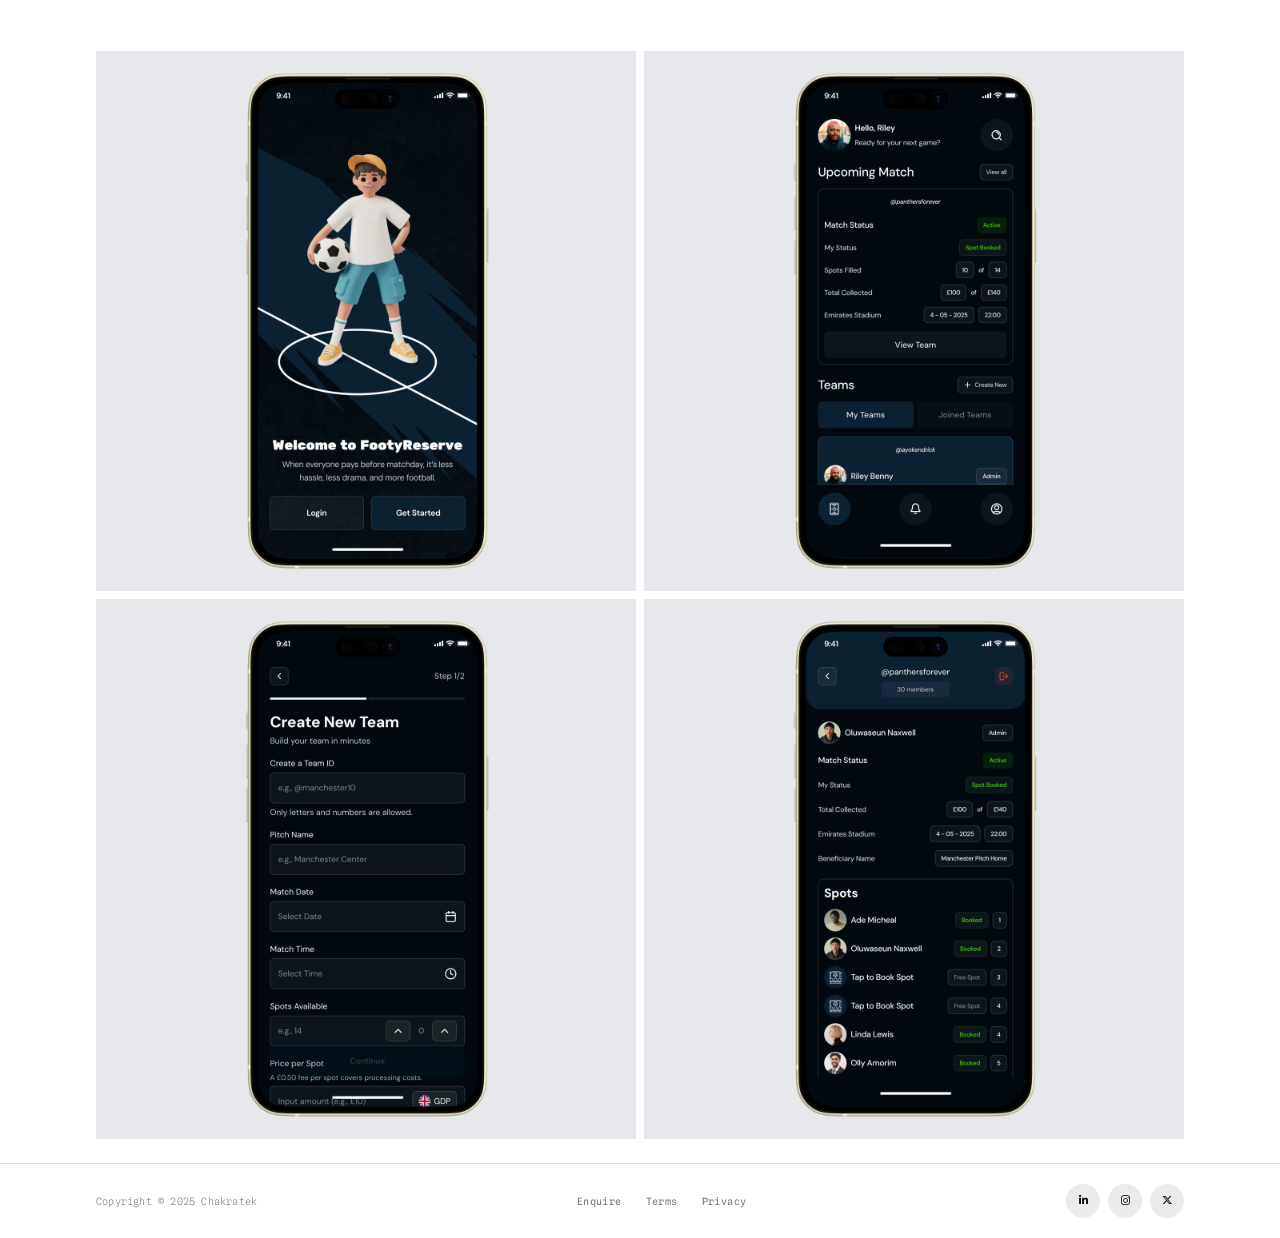
<file: SportyReserve.html>
<!DOCTYPE html>
<html lang="en">
<head>
  <meta charset="UTF-8" />
  <meta name="viewport" content="width=device-width, initial-scale=1.0" />
  <title>SportyReserve — Chakratek</title>

  <link rel="preconnect" href="https://fonts.googleapis.com" />
  <link rel="preconnect" href="https://fonts.gstatic.com" crossorigin />
  <link href="https://fonts.googleapis.com/css2?family=Spline+Sans+Mono:ital,wght@0,300;0,400;0,500;0,600;1,300;1,400&display=swap" rel="stylesheet" />
  <link rel="stylesheet" href="https://cdnjs.cloudflare.com/ajax/libs/font-awesome/6.5.0/css/all.min.css" />

  <link rel="stylesheet" href="styles.css" />
</head>
<body>

  <!-- ===================== NAV ===================== -->
<header class="nav">
   <a href="index.html" class="nav__logo">
      <img src="logo.jpg" alt="Chakratek Logo" class="nav__logo-img">
    </a>

    <nav class="nav__right">
      <a href="enquire.html" class="nav__enquire">
        Enquire 📨
      </a>
    </nav>
  </header>

  <!-- ===================== HERO IMAGE ===================== -->
  <!--
    Replace src with your actual hero composite image.
    Recommended: landscape showing all 3 phones in a fan spread.
    Ideal dimensions: 1400 × 900px
  -->
  <section class="hero">
    <div class="hero__image-wrap">
      <img
        src="SportyReserve Mockup.webp"
        alt="SportyReserve app — three screens showing the UI"
        class="hero__image"
      />
    </div>
  </section>

  <!-- ===================== META STRIP ===================== -->
  <section class="meta" id="meta">
    <div class="meta__inner">
      <div class="meta__item">
        <span class="meta__label">Client</span>
        <span class="meta__value">SportyReserve</span>
      </div>
      <div class="meta__divider"></div>
      <div class="meta__item">
        <span class="meta__label">Role</span>
        <span class="meta__value">UI/UX Design & App Dev.</span>
      </div>
      <div class="meta__divider"></div>
      <div class="meta__item">
        <span class="meta__label">Project Duration</span>
        <span class="meta__value">4 Months</span>
      </div>
    </div>
  </section>

  <!-- ===================== OVERVIEW ===================== -->
  <section class="overview" id="overview">
    <div class="overview__inner">

      <!-- Left col: heading + store links -->
      <div class="overview__left">
        <h2 class="overview__heading">Overview</h2>
        <div class="overview__actions">
          <a href="#" class="overview__store-btn">
            <i class="fab fa-apple"></i>
            <span>Download on App Store</span>
          </a>
          <a href="#" class="overview__store-btn">
            <i class="fab fa-google-play"></i>
            <span>Download on Play Store</span>
          </a>
        </div>
      </div>

      <!-- Right col: body text -->
      <div class="overview__right">
        <p class="overview__body">
          SportyReserve is a team-based football booking and payment application designed to simplify how players organize and fund football games. It enables teams to reserve playing slots, collect individual contributions, and manage participation in a single, seamless flow.</p>
        <p class="overview__body">
          Informal football groups often struggle with late payments, unpaid participation, and last-minute no-shows, even when pitch costs are shared among players. FootyReserve addresses this by introducing a structured system where players confirm their spot and complete payment before a game is finalized.</p>
        <p class="overview__body">
          Our role covered the full product lifecycle, from product strategy and UX/UI design to development and deployment. We designed and built features that allow teams to create games, set contribution amounts, collect payments upfront, and track confirmed players in real time. The experience emphasizes clarity, accountability, and speed, ensuring pitches are fully paid for and only committed players participate.</p>
      </div>

    </div>
  </section>

  <!-- ===================== SHOWCASE SCREENS ===================== -->
  <section class="showcase showcase--grid-view" data-index="0">
    <div class="showcase-grid">
      <div class="showcase__image-wrap">
        <img
          src="SR 1.webp"
          alt="SportyReserve – Welcome screen"
          class="showcase__image"
          loading="lazy"
        />
      </div>
      <div class="showcase__image-wrap">
        <img
          src="SR 2.webp"
          alt="SportyReserve – Upcoming match dashboard"
          class="showcase__image"
          loading="lazy"
        />
      </div>
      <div class="showcase__image-wrap">
        <img
          src="SR 3.webp"
          alt="SportyReserve – Create new team screen"
          class="showcase__image"
          loading="lazy"
        />
      </div>
      <div class="showcase__image-wrap">
        <img
          src="SR 4.webp"
          alt="SportyReserve – Spots and player list screen"
          class="showcase__image"
          loading="lazy"
        />
      </div>
    </div>
  </section>

  <!-- ===================== FOOTER ===================== -->
  <footer class="footer">
    <div class="footer__left">
      <p class="footer__copy">Copyright &copy; 2025 Chakratek</p>
    </div>
    <nav class="footer__links">
      <a href="enquire.html" class="footer__link">Enquire</a>
      <a href="terms.html"   class="footer__link">Terms</a>
      <a href="privacy.html" class="footer__link">Privacy</a>
    </nav>
    <div class="footer__socials">
      <a href="https://www.linkedin.com/company/chakratek/" class="footer__social-btn" aria-label="LinkedIn" target="_blank">
        <i class="fab fa-linkedin-in"></i>
      </a>
      <a href="https://www.instagram.com/chakratek?igsh=N3FyZHdwN2ZlMXc4&utm_source=qr" class="footer__social-btn" aria-label="Instagram" target="_blank">
        <i class="fab fa-instagram"></i>
      </a>
      <a href="https://x.com/chakratek_?s=21&t=pNtM7u_gxjGNB3lXC4gbag" class="footer__social-btn" aria-label="Twitter / X" target="_blank">
        <i class="fab fa-x-twitter"></i>
      </a>
    </div>
  </footer>


  <script src="SportyReserve.js"></script>
</body>
</html>
</file>
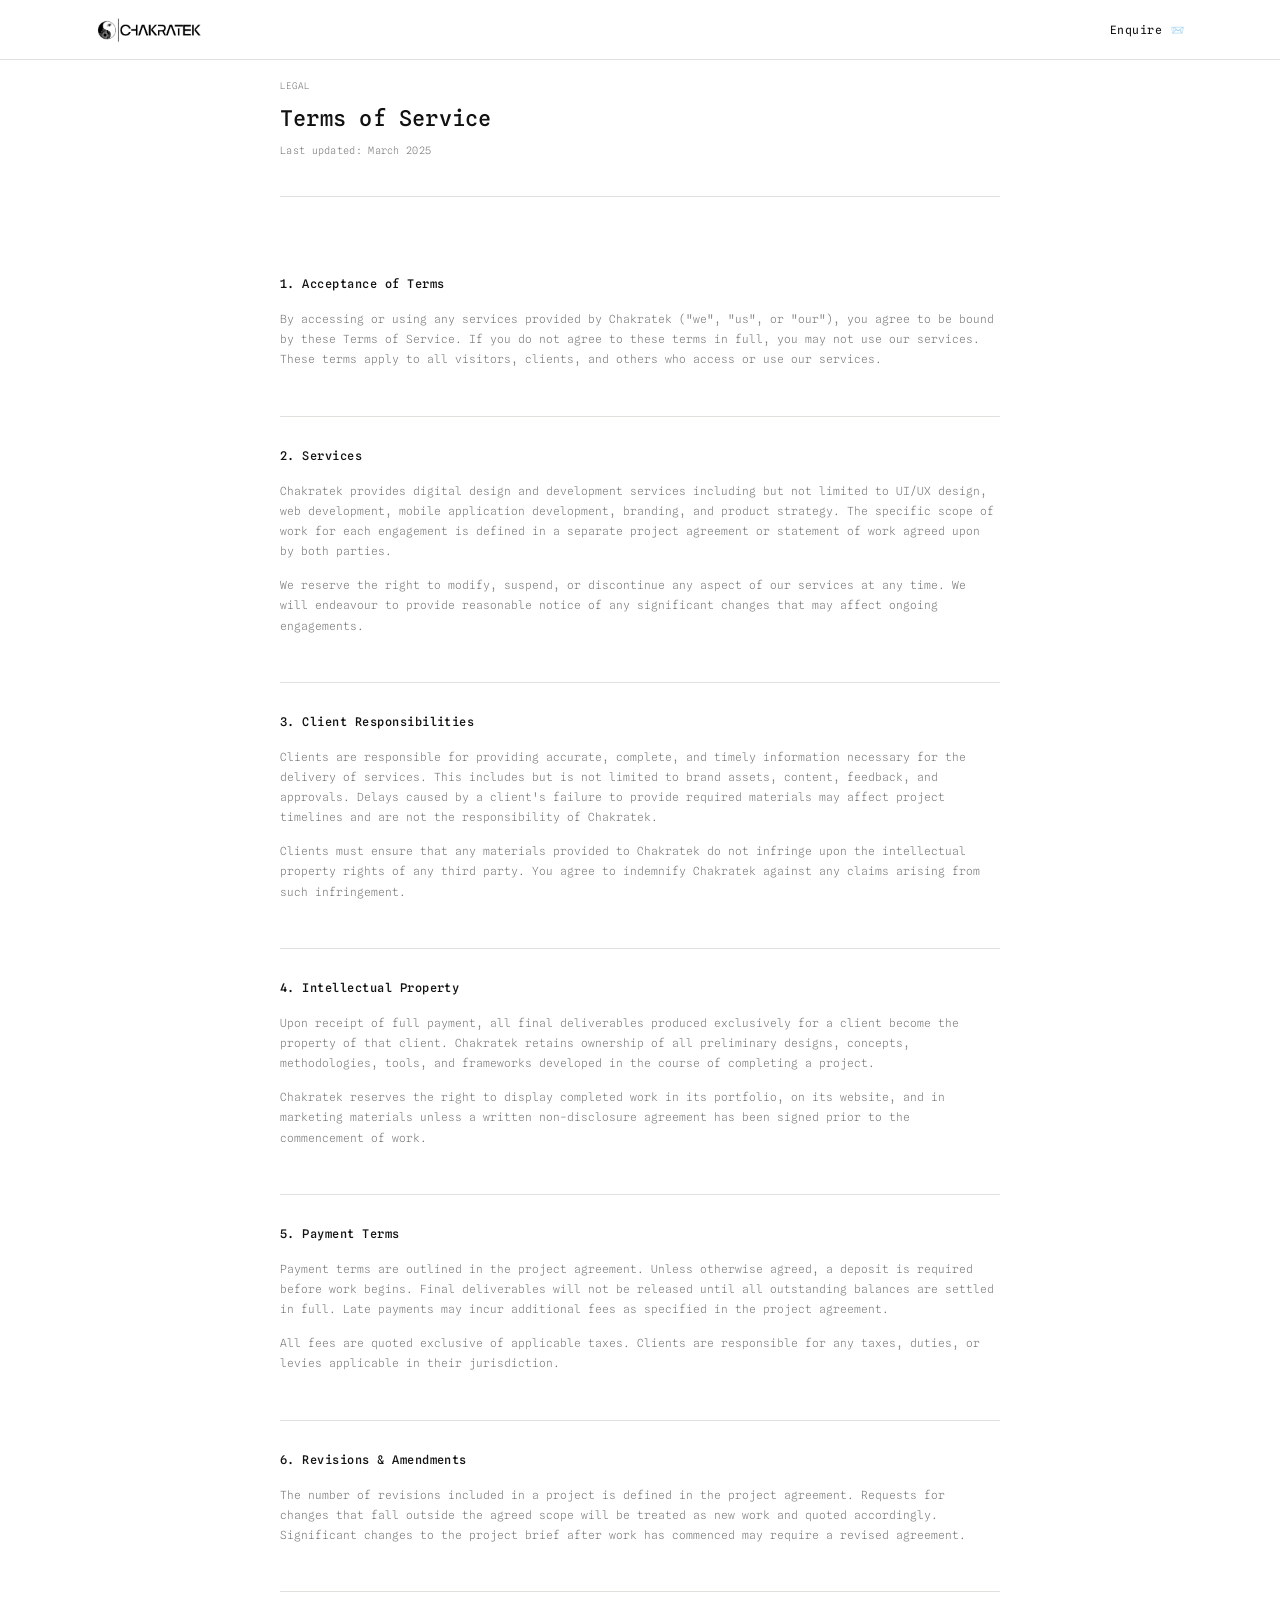
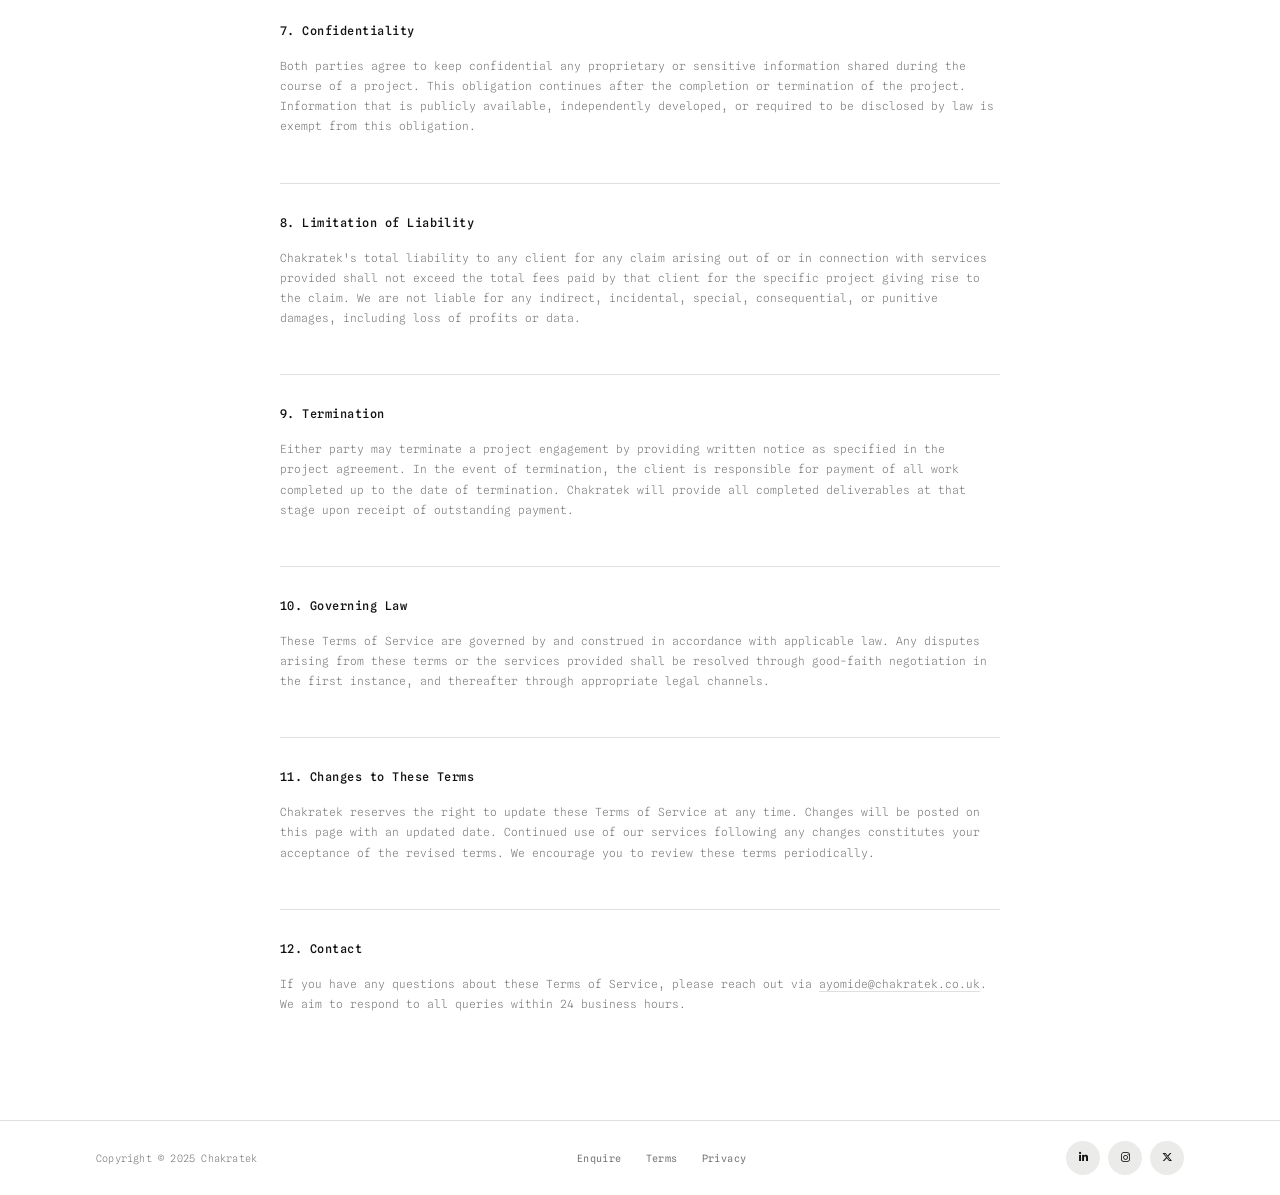
<file: terms.html>
<!DOCTYPE html>
<html lang="en">
<head>
  <meta charset="UTF-8" />
  <meta name="viewport" content="width=device-width, initial-scale=1.0" />
  <title>Terms of Service — Chakratek</title>

  <link rel="preconnect" href="https://fonts.googleapis.com" />
  <link rel="preconnect" href="https://fonts.gstatic.com" crossorigin />
  <link href="https://fonts.googleapis.com/css2?family=Spline+Sans+Mono:ital,wght@0,300;0,400;0,500;0,600;1,300;1,400&display=swap" rel="stylesheet" />
  <link rel="stylesheet" href="https://cdnjs.cloudflare.com/ajax/libs/font-awesome/6.5.0/css/all.min.css" />

  <link rel="stylesheet" href="/css/styles.css" />
</head>
<body>

  <!-- ===================== NAV ===================== -->
  <header class="nav">
   <a href="/index.html" class="nav__logo">
      <img src="/images/logo.jpg" alt="Chakratek Logo" class="nav__logo-img">
    </a>

    <nav class="nav__right">
      <a href="/enquire.html" class="nav__enquire">
        Enquire 📨
      </a>
    </nav>
  </header>

  <!-- ===================== MAIN ===================== -->
  <main class="main">
    <div class="terms-container">

      <!-- Page header -->
      <div class="terms-header">
        <p class="terms-header__label">Legal</p>
        <h1 class="terms-header__title">Terms of Service</h1>
        <p class="terms-header__date">Last updated: March 2025</p>
      </div>

      <!-- Divider -->
      <div class="terms-divider"></div>

      <!-- Terms content -->
      <div class="terms-body">

        <section class="terms-section">
          <h2 class="terms-section__heading">1. Acceptance of Terms</h2>
          <p class="terms-section__text">
            By accessing or using any services provided by Chakratek ("we", "us", or "our"), you agree to be bound by these Terms of Service. If you do not agree to these terms in full, you may not use our services. These terms apply to all visitors, clients, and others who access or use our services.
          </p>
        </section>

        <section class="terms-section">
          <h2 class="terms-section__heading">2. Services</h2>
          <p class="terms-section__text">
            Chakratek provides digital design and development services including but not limited to UI/UX design, web development, mobile application development, branding, and product strategy. The specific scope of work for each engagement is defined in a separate project agreement or statement of work agreed upon by both parties.
          </p>
          <p class="terms-section__text">
            We reserve the right to modify, suspend, or discontinue any aspect of our services at any time. We will endeavour to provide reasonable notice of any significant changes that may affect ongoing engagements.
          </p>
        </section>

        <section class="terms-section">
          <h2 class="terms-section__heading">3. Client Responsibilities</h2>
          <p class="terms-section__text">
            Clients are responsible for providing accurate, complete, and timely information necessary for the delivery of services. This includes but is not limited to brand assets, content, feedback, and approvals. Delays caused by a client's failure to provide required materials may affect project timelines and are not the responsibility of Chakratek.
          </p>
          <p class="terms-section__text">
            Clients must ensure that any materials provided to Chakratek do not infringe upon the intellectual property rights of any third party. You agree to indemnify Chakratek against any claims arising from such infringement.
          </p>
        </section>

        <section class="terms-section">
          <h2 class="terms-section__heading">4. Intellectual Property</h2>
          <p class="terms-section__text">
            Upon receipt of full payment, all final deliverables produced exclusively for a client become the property of that client. Chakratek retains ownership of all preliminary designs, concepts, methodologies, tools, and frameworks developed in the course of completing a project.
          </p>
          <p class="terms-section__text">
            Chakratek reserves the right to display completed work in its portfolio, on its website, and in marketing materials unless a written non-disclosure agreement has been signed prior to the commencement of work.
          </p>
        </section>

        <section class="terms-section">
          <h2 class="terms-section__heading">5. Payment Terms</h2>
          <p class="terms-section__text">
            Payment terms are outlined in the project agreement. Unless otherwise agreed, a deposit is required before work begins. Final deliverables will not be released until all outstanding balances are settled in full. Late payments may incur additional fees as specified in the project agreement.
          </p>
          <p class="terms-section__text">
            All fees are quoted exclusive of applicable taxes. Clients are responsible for any taxes, duties, or levies applicable in their jurisdiction.
          </p>
        </section>

        <section class="terms-section">
          <h2 class="terms-section__heading">6. Revisions &amp; Amendments</h2>
          <p class="terms-section__text">
            The number of revisions included in a project is defined in the project agreement. Requests for changes that fall outside the agreed scope will be treated as new work and quoted accordingly. Significant changes to the project brief after work has commenced may require a revised agreement.
          </p>
        </section>

        <section class="terms-section">
          <h2 class="terms-section__heading">7. Confidentiality</h2>
          <p class="terms-section__text">
            Both parties agree to keep confidential any proprietary or sensitive information shared during the course of a project. This obligation continues after the completion or termination of the project. Information that is publicly available, independently developed, or required to be disclosed by law is exempt from this obligation.
          </p>
        </section>

        <section class="terms-section">
          <h2 class="terms-section__heading">8. Limitation of Liability</h2>
          <p class="terms-section__text">
            Chakratek's total liability to any client for any claim arising out of or in connection with services provided shall not exceed the total fees paid by that client for the specific project giving rise to the claim. We are not liable for any indirect, incidental, special, consequential, or punitive damages, including loss of profits or data.
          </p>
        </section>

        <section class="terms-section">
          <h2 class="terms-section__heading">9. Termination</h2>
          <p class="terms-section__text">
            Either party may terminate a project engagement by providing written notice as specified in the project agreement. In the event of termination, the client is responsible for payment of all work completed up to the date of termination. Chakratek will provide all completed deliverables at that stage upon receipt of outstanding payment.
          </p>
        </section>

        <section class="terms-section">
          <h2 class="terms-section__heading">10. Governing Law</h2>
          <p class="terms-section__text">
            These Terms of Service are governed by and construed in accordance with applicable law. Any disputes arising from these terms or the services provided shall be resolved through good-faith negotiation in the first instance, and thereafter through appropriate legal channels.
          </p>
        </section>

        <section class="terms-section">
          <h2 class="terms-section__heading">11. Changes to These Terms</h2>
          <p class="terms-section__text">
            Chakratek reserves the right to update these Terms of Service at any time. Changes will be posted on this page with an updated date. Continued use of our services following any changes constitutes your acceptance of the revised terms. We encourage you to review these terms periodically.
          </p>
        </section>

        <section class="terms-section">
          <h2 class="terms-section__heading">12. Contact</h2>
          <p class="terms-section__text">
            If you have any questions about these Terms of Service, please reach out via <a href="mailto:ayomide@chakratek.co.uk" class="terms-link">ayomide@chakratek.co.uk</a>. We aim to respond to all queries within 24 business hours.
          </p>
        </section>

      </div>
      <!-- end terms-body -->

    </div>
  </main>

  <!-- ===================== FOOTER ===================== -->
  <footer class="footer">
    <div class="footer__left">
      <p class="footer__copy">Copyright &copy; 2025 Chakratek</p>
    </div>
    <nav class="footer__links">
      <a href="/enquire.html" class="footer__link">Enquire</a>
      <a href="/terms.html"   class="footer__link">Terms</a>
      <a href="/privacy.html" class="footer__link">Privacy</a>
    </nav>
    <div class="footer__socials">
      <a href="https://www.linkedin.com/company/chakratek/" class="footer__social-btn" aria-label="LinkedIn" target="_blank">
        <i class="fab fa-linkedin-in"></i>
      </a>
      <a href="https://www.instagram.com/chakratek?igsh=N3FyZHdwN2ZlMXc4&utm_source=qr" class="footer__social-btn" aria-label="Instagram" target="_blank">
        <i class="fab fa-instagram"></i>
      </a>
      <a href="https://x.com/chakratek_?s=21&t=pNtM7u_gxjGNB3lXC4gbag" class="footer__social-btn" aria-label="Twitter / X" target="_blank">
        <i class="fab fa-x-twitter"></i>
      </a>
    </div>
  </footer>

  <script src="terms.js"></script>
</body>
</html>
</file>
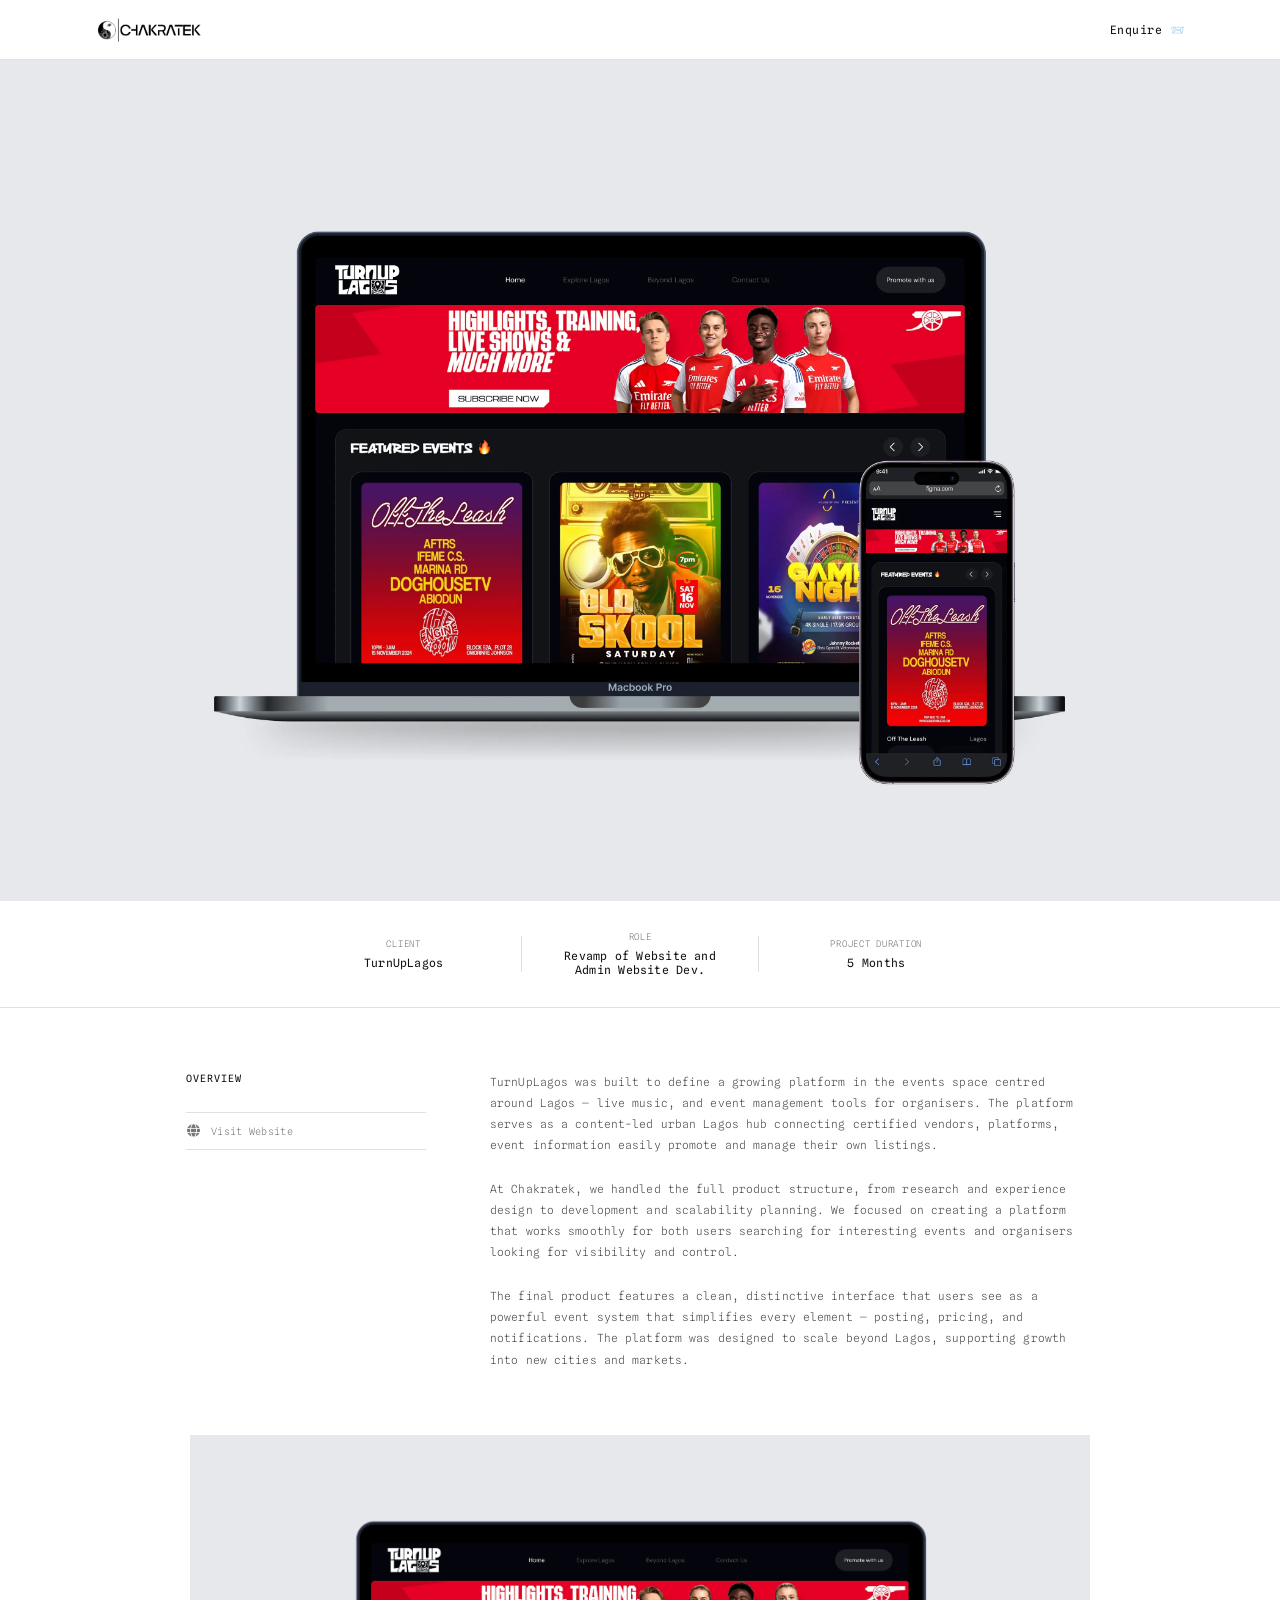
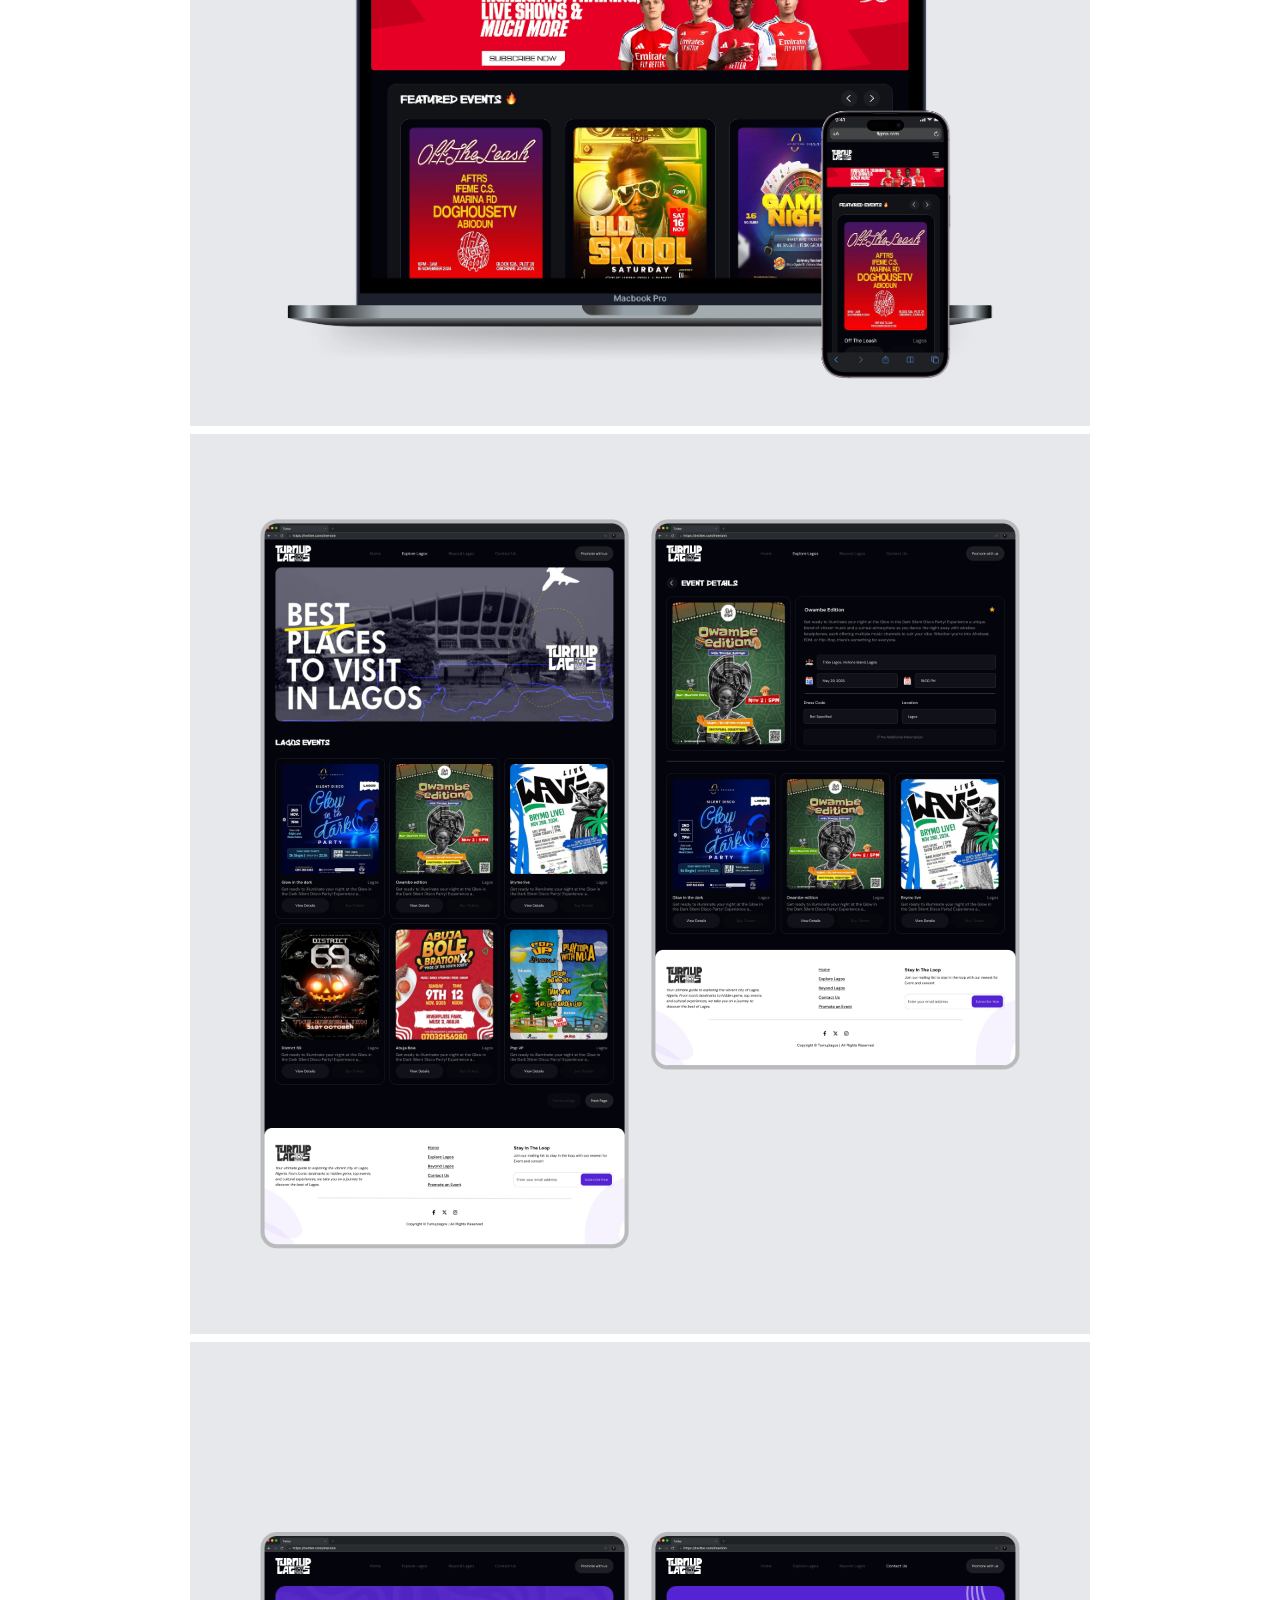
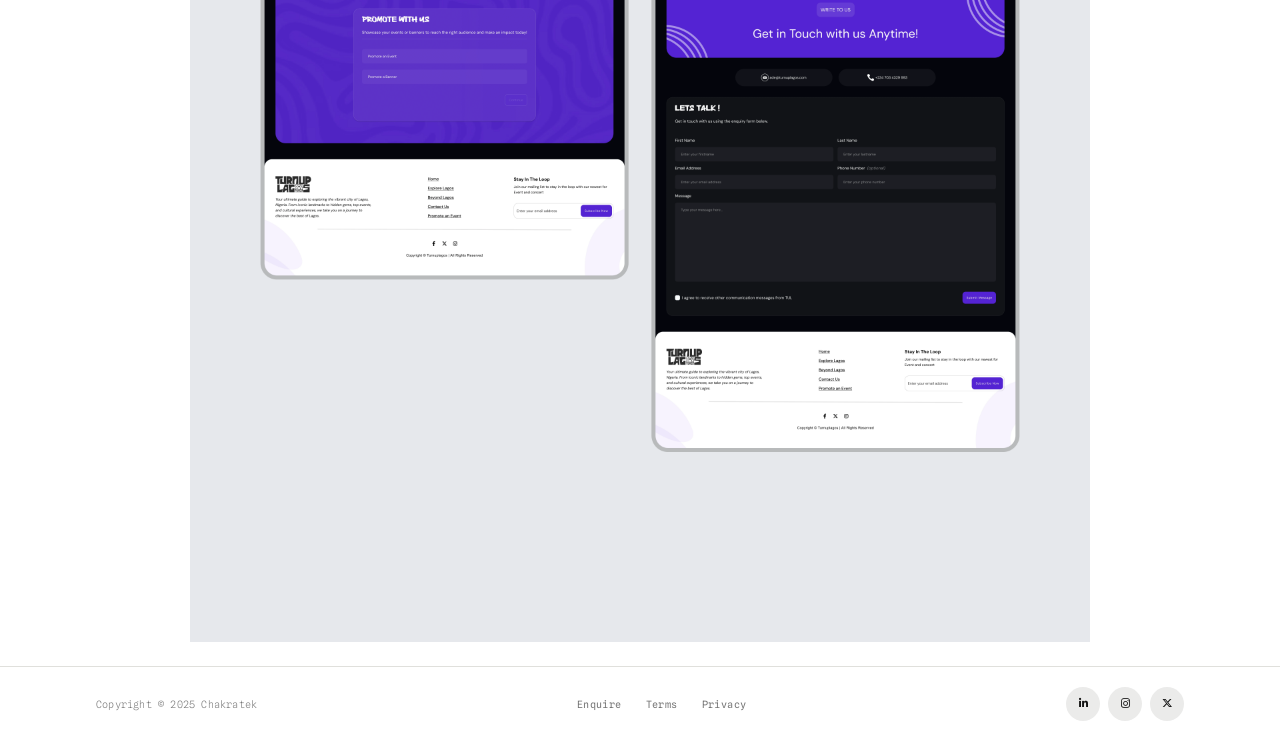
<file: turn-up-lagos.html>
<!DOCTYPE html>
<html lang="en">
<head>
  <meta charset="UTF-8" />
  <meta name="viewport" content="width=device-width, initial-scale=1.0" />
  <title>TurnUpLagos — Chakratek</title>

  <link rel="preconnect" href="https://fonts.googleapis.com" />
  <link rel="preconnect" href="https://fonts.gstatic.com" crossorigin />
  <link href="https://fonts.googleapis.com/css2?family=Spline+Sans+Mono:ital,wght@0,300;0,400;0,500;0,600;1,300;1,400&display=swap" rel="stylesheet" />
  <link rel="stylesheet" href="https://cdnjs.cloudflare.com/ajax/libs/font-awesome/6.5.0/css/all.min.css" />

  <link rel="stylesheet" href="/css/styles.css" />
</head>
<body>

  <!-- ===================== NAV ===================== -->
 <header class="nav">
   <a href="/index.html" class="nav__logo">
      <img src="/images/logo.jpg" alt="Chakratek Logo" class="nav__logo-img">
    </a>

    <nav class="nav__right">
      <a href="/enquire.html" class="nav__enquire">
        Enquire 📨
      </a>
    </nav>
  </header>

  <!-- ===================== HERO IMAGE ===================== -->
  <!--
    Replace src with your MacBook + phone composite hero.
    Recommended dimensions: 1400 × 860px landscape.
  -->
  <section class="hero">
    <div class="hero__image-wrap">
      <img
        src="/images/turn-up-lagos.webp"
        alt="TurnUpLagos — desktop and mobile website preview"
        class="hero__image"
      />
    </div>
  </section>

  <!-- ===================== META STRIP ===================== -->
  <section class="meta" id="meta">
    <div class="meta__inner">
      <div class="meta__item">
        <span class="meta__label">Client</span>
        <span class="meta__value">TurnUpLagos</span>
      </div>
      <div class="meta__divider"></div>
      <div class="meta__item">
        <span class="meta__label">Role</span>
        <span class="meta__value">Revamp of Website and Admin Website Dev.</span>
      </div>
      <div class="meta__divider"></div>
      <div class="meta__item">
        <span class="meta__label">Project Duration</span>
        <span class="meta__value">5 Months</span>
      </div>
    </div>
  </section>

  <!-- ===================== OVERVIEW ===================== -->
  <section class="overview" id="overview">
    <div class="overview__inner">

      <div class="overview__left">
        <h2 class="overview__heading">Overview</h2>
        <div class="overview__actions">
          <a href="https://turnuplagos.com/" class="overview__store-btn" target="_blank">
            <i class="fas fa-globe"></i>
            <span>Visit Website</span>
          </a>
        </div>
      </div>

      <div class="overview__right">
        <p class="overview__body">
          TurnUpLagos was built to define a growing platform in the events space centred around Lagos — live music, and event management tools for organisers. The platform serves as a content-led urban Lagos hub connecting certified vendors, platforms, event information easily promote and manage their own listings.
        </p>
        <p class="overview__body">
          At Chakratek, we handled the full product structure, from research and experience design to development and scalability planning. We focused on creating a platform that works smoothly for both users searching for interesting events and organisers looking for visibility and control.
        </p>
        <p class="overview__body">
          The final product features a clean, distinctive interface that users see as a powerful event system that simplifies every element — posting, pricing, and notifications. The platform was designed to scale beyond Lagos, supporting growth into new cities and markets.
        </p>
      </div>

    </div>
  </section>

  <!-- ===================== SHOWCASE SECTIONS ===================== -->

  <section class="showcase showcase--grid-view" data-index="0">
    <div class="showcase-grid showcase-grid--single-column">
      <div class="showcase__image-wrap">
        <img
          src="/images/turn-up-lagos-1.webp"
          alt="TurnUpLagos — homepage featured events"
          class="showcase__image"
          loading="lazy"
        />
      </div>
      <div class="showcase__image-wrap">
        <img
          src="/images/turn-up-lagos-2.webp"
          alt="TurnUpLagos — homepage featured events"
          class="showcase__image"
          loading="lazy"
        />
      </div>
      <div class="showcase__image-wrap">
        <img
          src="/images/turn-up-lagos-3.webp"
          alt="TurnUpLagos — homepage featured events"
          class="showcase__image"
          loading="lazy"
        />
      </div>
    </div>
  </section>


  <!-- ===================== FOOTER ===================== -->
  <footer class="footer">
    <div class="footer__left">
      <p class="footer__copy">Copyright &copy; 2025 Chakratek</p>
    </div>
    <nav class="footer__links">
      <a href="/enquire.html" class="footer__link">Enquire</a>
      <a href="/terms.html"   class="footer__link">Terms</a>
      <a href="/privacy.html" class="footer__link">Privacy</a>
    </nav>
    <div class="footer__socials">
      <a href="https://www.linkedin.com/company/chakratek/" class="footer__social-btn" aria-label="LinkedIn" target="_blank">
        <i class="fab fa-linkedin-in"></i>
      </a>
      <a href="https://www.instagram.com/chakratek?igsh=N3FyZHdwN2ZlMXc4&utm_source=qr" class="footer__social-btn" aria-label="Instagram" target="_blank">
        <i class="fab fa-instagram"></i>
      </a>
      <a href="https://x.com/chakratek_?s=21&t=pNtM7u_gxjGNB3lXC4gbag" class="footer__social-btn" aria-label="Twitter / X" target="_blank">
        <i class="fab fa-x-twitter"></i>
      </a>
    </div>
  </footer>

  <script src="/js/turn-up-lagos.js"></script>
</body>
</html>
</file>
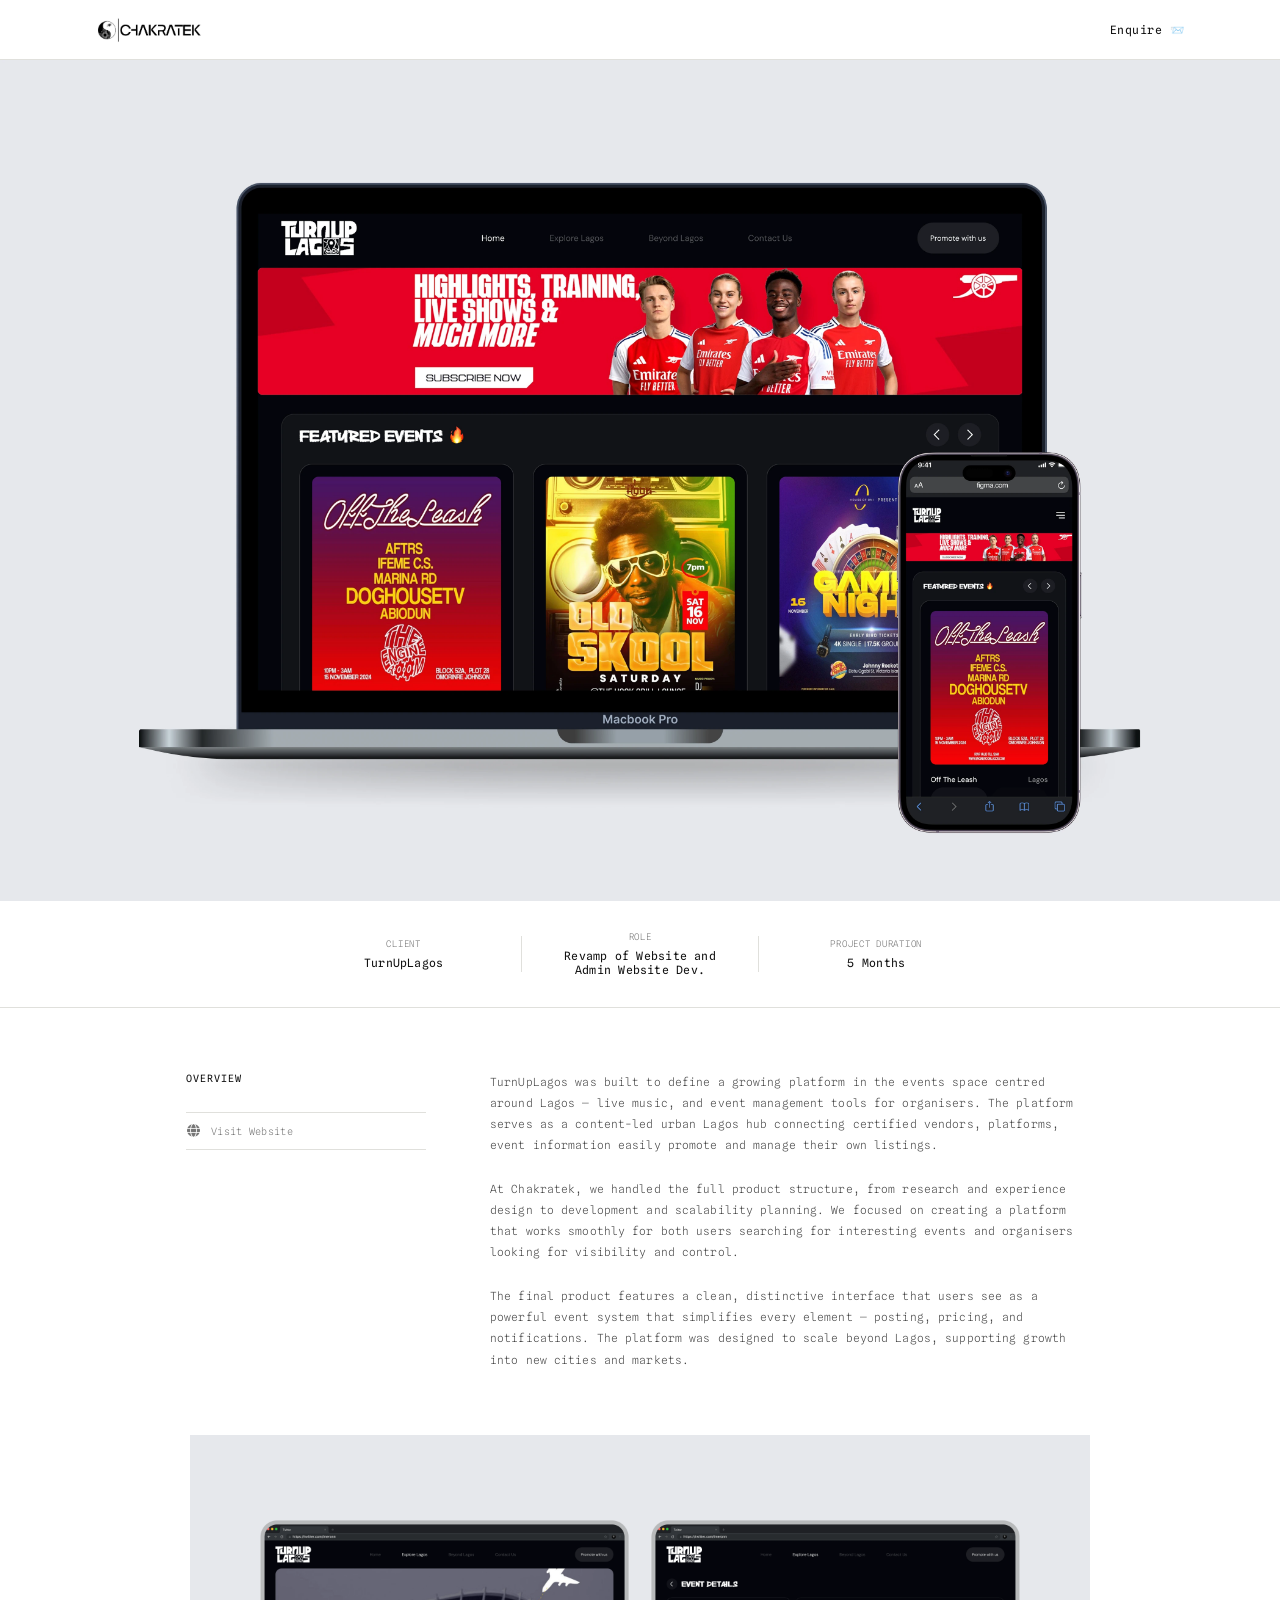
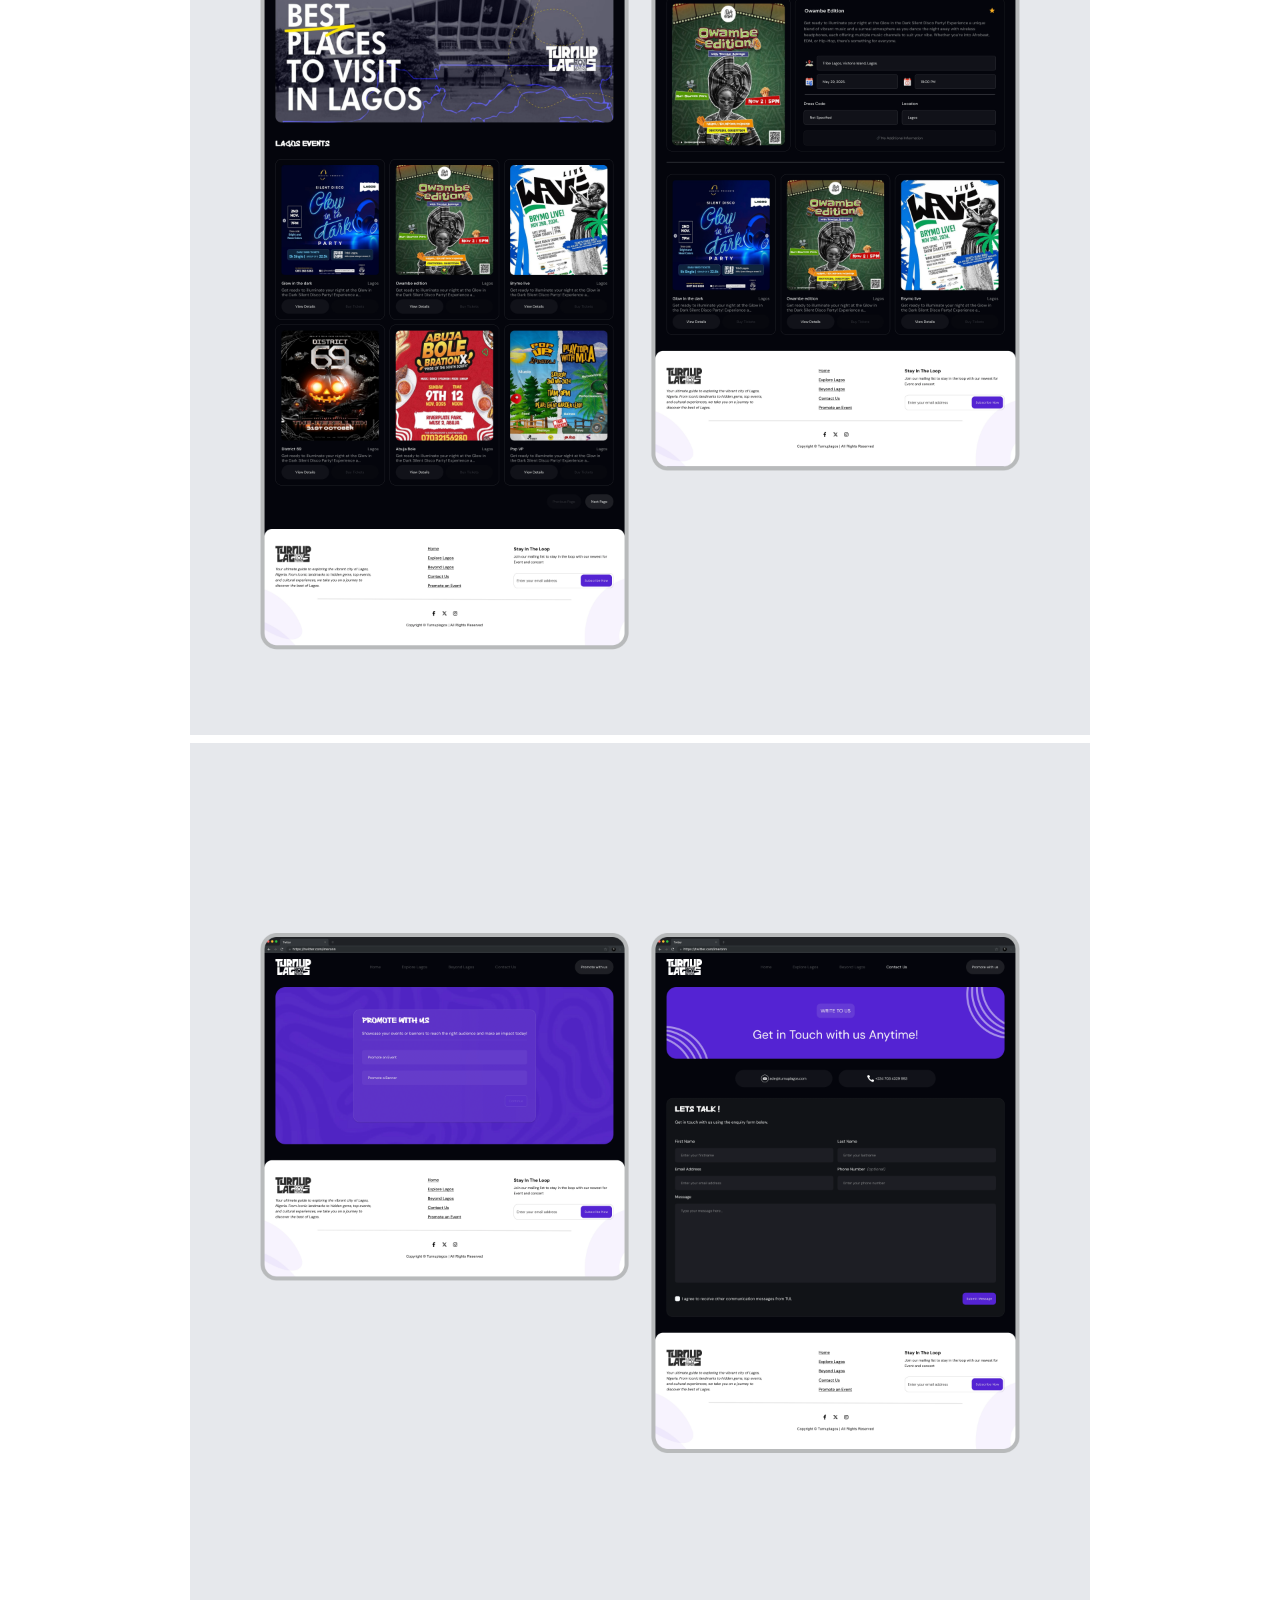
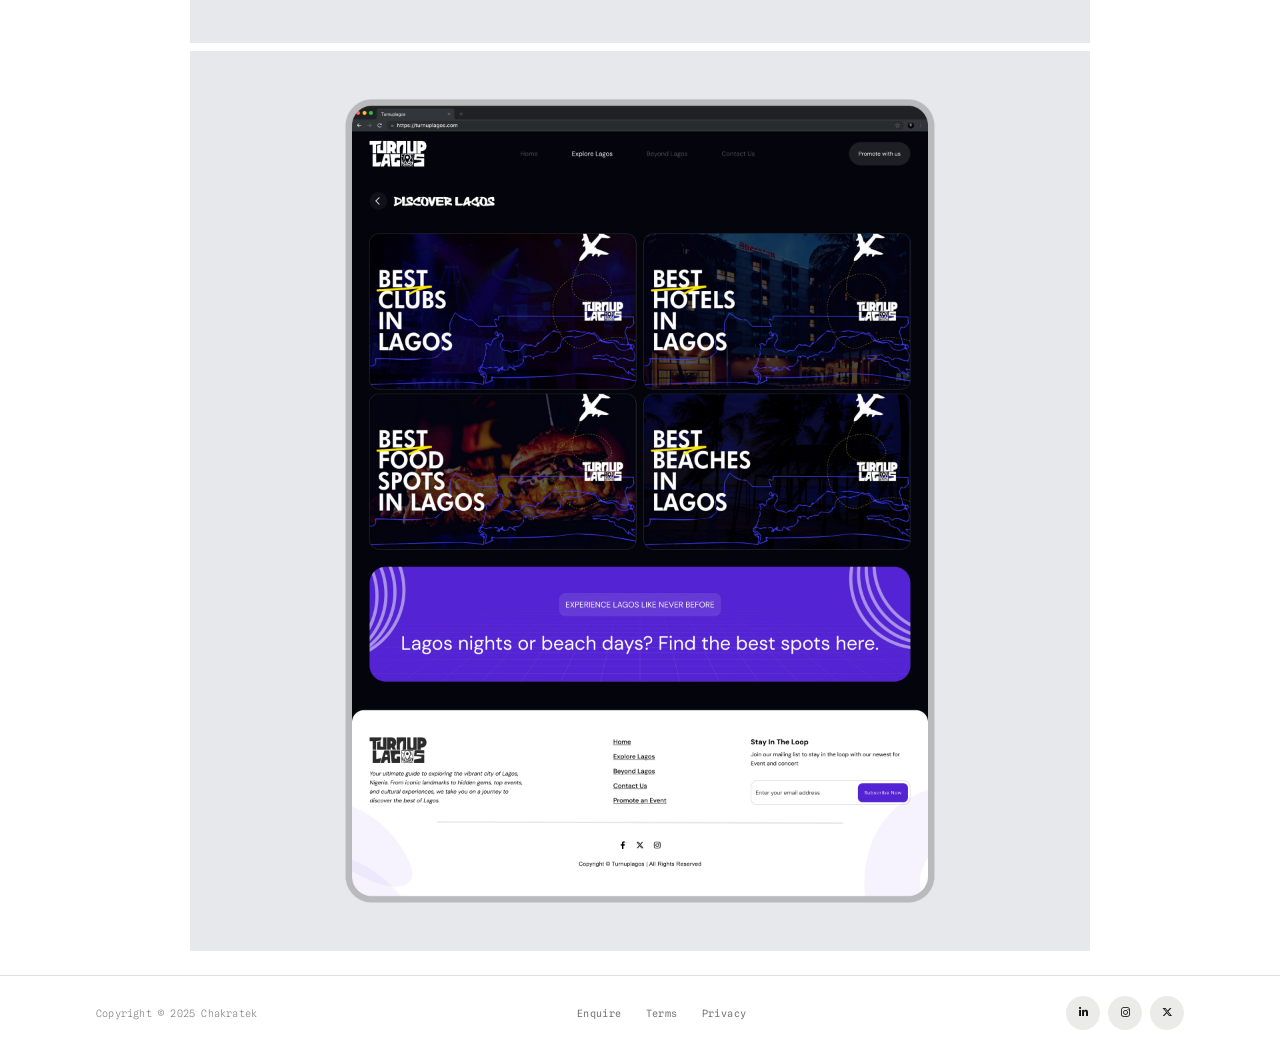
<file: TurnUpLagos.html>
<!DOCTYPE html>
<html lang="en">
<head>
  <meta charset="UTF-8" />
  <meta name="viewport" content="width=device-width, initial-scale=1.0" />
  <title>TurnUpLagos — Chakratek</title>

  <link rel="preconnect" href="https://fonts.googleapis.com" />
  <link rel="preconnect" href="https://fonts.gstatic.com" crossorigin />
  <link href="https://fonts.googleapis.com/css2?family=Spline+Sans+Mono:ital,wght@0,300;0,400;0,500;0,600;1,300;1,400&display=swap" rel="stylesheet" />
  <link rel="stylesheet" href="https://cdnjs.cloudflare.com/ajax/libs/font-awesome/6.5.0/css/all.min.css" />

  <link rel="stylesheet" href="styles.css" />
</head>
<body>

  <!-- ===================== NAV ===================== -->
 <header class="nav">
   <a href="index.html" class="nav__logo">
      <img src="logo.jpg" alt="Chakratek Logo" class="nav__logo-img">
    </a>

    <nav class="nav__right">
      <a href="enquire.html" class="nav__enquire">
        Enquire 📨
      </a>
    </nav>
  </header>

  <!-- ===================== HERO IMAGE ===================== -->
  <!--
    Replace src with your MacBook + phone composite hero.
    Recommended dimensions: 1400 × 860px landscape.
  -->
  <section class="hero">
    <div class="hero__image-wrap">
      <img
        src="tl b.webp"
        alt="TurnUpLagos — desktop and mobile website preview"
        class="hero__image"
      />
    </div>
  </section>

  <!-- ===================== META STRIP ===================== -->
  <section class="meta" id="meta">
    <div class="meta__inner">
      <div class="meta__item">
        <span class="meta__label">Client</span>
        <span class="meta__value">TurnUpLagos</span>
      </div>
      <div class="meta__divider"></div>
      <div class="meta__item">
        <span class="meta__label">Role</span>
        <span class="meta__value">Revamp of Website and Admin Website Dev.</span>
      </div>
      <div class="meta__divider"></div>
      <div class="meta__item">
        <span class="meta__label">Project Duration</span>
        <span class="meta__value">5 Months</span>
      </div>
    </div>
  </section>

  <!-- ===================== OVERVIEW ===================== -->
  <section class="overview" id="overview">
    <div class="overview__inner">

      <div class="overview__left">
        <h2 class="overview__heading">Overview</h2>
        <div class="overview__actions">
          <a href="https://turnuplagos.com/" class="overview__store-btn" target="_blank">
            <i class="fas fa-globe"></i>
            <span>Visit Website</span>
          </a>
        </div>
      </div>

      <div class="overview__right">
        <p class="overview__body">
          TurnUpLagos was built to define a growing platform in the events space centred around Lagos — live music, and event management tools for organisers. The platform serves as a content-led urban Lagos hub connecting certified vendors, platforms, event information easily promote and manage their own listings.
        </p>
        <p class="overview__body">
          At Chakratek, we handled the full product structure, from research and experience design to development and scalability planning. We focused on creating a platform that works smoothly for both users searching for interesting events and organisers looking for visibility and control.
        </p>
        <p class="overview__body">
          The final product features a clean, distinctive interface that users see as a powerful event system that simplifies every element — posting, pricing, and notifications. The platform was designed to scale beyond Lagos, supporting growth into new cities and markets.
        </p>
      </div>

    </div>
  </section>

  <!-- ===================== SHOWCASE SECTIONS ===================== -->

  <section class="showcase showcase--grid-view" data-index="0">
    <div class="showcase-grid showcase-grid--single-column">
      <div class="showcase__image-wrap">
        <img
          src="tl c.webp"
          alt="TurnUpLagos — homepage featured events"
          class="showcase__image"
          loading="lazy"
        />
      </div>
      <div class="showcase__image-wrap">
        <img
          src="tl d.webp"
          alt="TurnUpLagos — homepage featured events"
          class="showcase__image"
          loading="lazy"
        />
      </div>
      <div class="showcase__image-wrap">
        <img
          src="tl e.webp"
          alt="TurnUpLagos — homepage featured events"
          class="showcase__image"
          loading="lazy"
        />
      </div>
    </div>
  </section>


  <!-- ===================== FOOTER ===================== -->
  <footer class="footer">
    <div class="footer__left">
      <p class="footer__copy">Copyright &copy; 2025 Chakratek</p>
    </div>
    <nav class="footer__links">
      <a href="enquire.html" class="footer__link">Enquire</a>
      <a href="terms.html"   class="footer__link">Terms</a>
      <a href="privacy.html" class="footer__link">Privacy</a>
    </nav>
    <div class="footer__socials">
      <a href="https://www.linkedin.com/company/chakratek/" class="footer__social-btn" aria-label="LinkedIn" target="_blank">
        <i class="fab fa-linkedin-in"></i>
      </a>
      <a href="https://www.instagram.com/chakratek?igsh=N3FyZHdwN2ZlMXc4&utm_source=qr" class="footer__social-btn" aria-label="Instagram" target="_blank">
        <i class="fab fa-instagram"></i>
      </a>
      <a href="https://x.com/chakratek_?s=21&t=pNtM7u_gxjGNB3lXC4gbag" class="footer__social-btn" aria-label="Twitter / X" target="_blank">
        <i class="fab fa-x-twitter"></i>
      </a>
    </div>
  </footer>

  <script src="TurnUpLagos.js"></script>
</body>
</html>
</file>
<file: css/styles.css>
/* ============================================================
   CHAKRATEK — Portfolio Stylesheet
   Author: Senior Frontend Engineer
   Description: Minimal, premium portfolio layout
   ============================================================ */

/* ---------- CSS Custom Properties ---------- */
:root {
  --color-bg: #ffffff;
  --color-surface: #ffffff;
  --color-text: #111111;
  --color-text-muted: #777777;
  --color-text-light: #aaaaaa;
  --color-border: #e0e0dc;
  --color-border-input: #d4d4d0;
  --color-border-focus: #555555;
  --color-label-bg: rgba(10, 10, 10, 0.92);
  --color-label-text: #ffffff;
  --color-social-bg: #ebebea;
  --color-social-hover: #111111;
  --color-social-icon-hover: #ffffff;
  
  /* Button & Status Colors */
  --color-btn: #111111;
  --color-btn-text: #ffffff;
  --color-error: #c0392b;
  --color-success: #27ae60;

  /* Project Showcase Colors */
  --color-showcase: #ffffff;
  --color-showcase-alt: #ffffff;
  --color-badge-bg: #111111;
  --color-badge-text: #ffffff;

  --font-mono: 'Spline Sans Mono', 'Courier New', monospace;

  --nav-height: 60px;
  --grid-gap: 12px;
  --card-radius: 6px;
  --page-margin: 96px; /* Unified desktop margin */
  --nav-padding: 0 var(--page-margin); /* Matches page margin */
  
  --form-width: 800px;

  --transition-fast: 0.2s ease;
  --transition-med: 0.35s cubic-bezier(0.25, 0.46, 0.45, 0.94);
  --ease-out: cubic-bezier(0.25, 0.46, 0.45, 0.94);
}

/* ---------- Reset & Base ---------- */
*, *::before, *::after {
  box-sizing: border-box;
  margin: 0;
  padding: 0;
}

html {
  scroll-behavior: smooth;
  font-size: 14px;
}

body {
  font-family: var(--font-mono);
  background-color: var(--color-bg);
  color: var(--color-text);
  min-height: 100vh;
  display: flex;
  flex-direction: column;
  -webkit-font-smoothing: antialiased;
  -moz-osx-font-smoothing: grayscale;
}

a {
  text-decoration: none;
  color: inherit;
}

img {
  display: block;
  max-width: 100%;
}

/* ============================================================
   NAV
   ============================================================ */
.nav {
  position: sticky;
  top: 0;
  z-index: 200;
  height: var(--nav-height);
  padding: var(--nav-padding);
  background-color: var(--color-bg);
  border-bottom: 1px solid var(--color-border);
  display: flex; 
  align-items: center;
  justify-content: space-between; 
  transition: box-shadow var(--transition-fast);
}

.nav.is-scrolled {
  box-shadow: 0 1px 18px rgba(0, 0, 0, 0.07);
}

/* Logo */
.nav__logo {
  display: flex;
  align-items: center;
  cursor: pointer;
  user-select: none;
}
.nav__logo-img {
  height: 28px; /* tweak between 24–36px depending on your logo */
  width: auto;
  display: block;
  transition: transform 0.25s ease, opacity 0.25s ease;
}

.nav__logo:hover .nav__logo-img {
  transform: scale(1.05);
  opacity: 0.85;
}

/* Enquire link */
.nav__enquire {
  display: flex;
  align-items: center;
  gap: 8px;
  font-size: 0.82rem;
  font-weight: 400;
  letter-spacing: 0.04em;
  color: var(--color-text);
  transition: opacity var(--transition-fast);
}

.nav__enquire:hover {
  opacity: 0.6;
}

.nav__enquire-icon {
  display: inline-flex;
  align-items: center;
  justify-content: center;
  width: 30px;
  height: 30px;
  border-radius: 50%;
  background-color: var(--color-text);
  color: var(--color-bg);
  font-size: 0.75rem;
  transition: background-color var(--transition-fast), transform var(--transition-fast);
}

.nav__enquire:hover .nav__enquire-icon {
  background-color: #444;
  transform: scale(1.08);
}

/* ============================================================
   PORTFOLIO GRID
   ============================================================ */
.portfolio {
  flex: 1;
  padding: var(--grid-gap) var(--page-margin);
}

.portfolio__grid {
  display: grid;
  grid-template-columns: repeat(3, 1fr);
  gap: var(--grid-gap);
}

/* ============================================================
   CARD
   ============================================================ */
.card {
  display: block;
  position: relative;
  overflow: hidden;
  background-color: #1a1a1a;
  cursor: pointer;

  /* Entry animation */
  opacity: 0;
  transform: translateY(18px);
  transition:
    opacity 0.55s ease,
    transform 0.55s ease,
    box-shadow var(--transition-med);
}

/* Animate in state (toggled by JS) */
.card.is-visible {
  opacity: 1;
  transform: translateY(0);
}

/* Hover: lift + shadow */
.card:hover {
  box-shadow:
    0 12px 40px rgba(0, 0, 0, 0.14),
    0 4px 12px rgba(0, 0, 0, 0.08);
}

/* Image wrapper — enforces 4:5 aspect ratio */
.card__image-wrap {
  position: relative;
  width: 100%;
  height: 392px;
  overflow: hidden;
}

.card__image {
  width: 100%;
  height: 100%;
  object-fit: cover;
  transition: transform var(--transition-med);
  will-change: transform;
}

/* Subtle zoom on hover */
.card:hover .card__image {
  transform: scale(1.04);
}

/* Label bar at bottom */
.card__label {
  position: absolute;
  bottom: 0;
  left: 0;
  right: 0;
  padding: 14px 18px;
  background: var(--color-label-bg);
  display: flex;
  align-items: center;
  justify-content: space-between;
  backdrop-filter: blur(4px);
  -webkit-backdrop-filter: blur(4px);
}

.card__title {
  font-family: var(--font-mono);
  font-size: 0.78rem;
  font-weight: 400;
  letter-spacing: 0.04em;
  color: var(--color-label-text);
  white-space: nowrap;
  overflow: hidden;
  text-overflow: ellipsis;
}

/* ============================================================
   FOOTER
   ============================================================ */
.footer {
  padding: 20px var(--page-margin);
  border-top: 1px solid var(--color-border);
  display: flex;
  align-items: center;
  justify-content: space-between;
  flex-wrap: wrap;
  gap: 16px;
  background-color: var(--color-bg);
}

.footer__copy {
  font-size: 0.72rem;
  font-weight: 300;
  color: var(--color-text-muted);
  letter-spacing: 0.02em;
}

/* Footer nav links */
.footer__links {
  display: flex;
  align-items: center;
  gap: 24px;
}

.footer__link {
  font-size: 0.72rem;
  font-weight: 400;
  color: var(--color-text-muted);
  letter-spacing: 0.04em;
  transition: color var(--transition-fast);
}

.footer__link:hover {
  color: var(--color-text);
}

/* Social icon buttons */
.footer__socials {
  display: flex;
  align-items: center;
  gap: 8px;
}

.footer__social-btn {
  display: inline-flex;
  align-items: center;
  justify-content: center;
  width: 34px;
  height: 34px;
  border-radius: 50%;
  background-color: var(--color-social-bg);
  color: var(--color-text);
  font-size: 0.75rem;
  transition:
    background-color var(--transition-fast),
    color var(--transition-fast),
    transform var(--transition-fast);
}

.footer__social-btn:hover {
  background-color: var(--color-social-hover);
  color: var(--color-social-icon-hover);
  transform: scale(1.1);
}

/* ============================================================
   RESPONSIVENESS (Global)
   ============================================================ */

/* --- Tablet: 2 columns --- */
@media (max-width: 960px) {
  .portfolio__grid {
    grid-template-columns: repeat(2, 1fr);
  }
}

/* --- Mobile: 1 column --- */
@media (max-width: 580px) {
  :root {
    --page-margin: 16px;
    --grid-gap: 8px;
  }

  html {
    font-size: 13px;
  }
  
  .nav { padding: 0 16px; }

  .portfolio__grid {
    grid-template-columns: 1fr;
  }

  /* Wider aspect ratio on mobile for better image preview */
  .card__image-wrap {
    aspect-ratio: unset;
    height: 424px;
  }

  .footer {
    flex-direction: column;
    align-items: center;
    padding: 20px var(--page-margin);
    gap: 24px;
    width: 100%;
  }

  .footer__links {
    order: 1;
    width: 100%;
    justify-content: space-between;
    gap: 0;
  }

  /* Reorder links to: Enquire, Privacy, Terms */
  .footer__link:nth-child(2) { order: 3; } /* Terms moves to end */
  .footer__link:nth-child(3) { order: 2; } /* Privacy moves to middle */

  .footer__socials { order: 2; }

  .footer__left {
    order: 3;
    width: 100%;
    text-align: center;
  }
}

/* --- Large desktop --- */
@media (min-width: 1400px) {
  .portfolio__grid {
    max-width: 1440px;
    margin: 0 auto;
  }
}

/* ============================================================
   ENQUIRE PAGE STYLES
   ============================================================ */
.main {
  flex: 1;
  display: flex;
  align-items: flex-start;
  justify-content: center;
  padding: 20px var(--page-margin) 60px;
}

/* Outer container — card-like panel */
.enquire-container {
  width: 100%;
  max-width: var(--form-width);
  background-color: var(--color-surface);
  padding: 52px 64px 56px;

  /* Entry animation start state */
  opacity: 0;
  transform: translateY(12px) scale(0.99);
  animation: containerIn 0.55s cubic-bezier(0.25, 0.46, 0.45, 0.94) 0.05s forwards;
}

@keyframes containerIn {
  to {
    opacity: 1;
    transform: translateY(0) scale(1);
  }
}

/* ============================================================
   ENQUIRE HEADER
   ============================================================ */
.enquire-header {
  text-align: center;
  margin-bottom: 24px;

  opacity: 0;
  animation: fadeUp 0.5s ease 0.2s forwards;
}

@keyframes fadeUp {
  from { opacity: 0; transform: translateY(8px); }
  to   { opacity: 1; transform: translateY(0); }
}

.enquire-header__title {
  font-size: 1.55rem;
  font-weight: 500;
  letter-spacing: 0.01em;
  color: var(--color-text);
  margin-bottom: 10px;
  line-height: 1.3;
}

.enquire-header__sub {
  font-size: 0.8rem;
  font-weight: 300;
  color: var(--color-text-muted);
  letter-spacing: 0.02em;
  line-height: 1.6;
}

/* ============================================================
   FORM
   ============================================================ */
.enquire-form {
  display: flex;
  flex-direction: column;
  gap: 0;

  opacity: 0;
  animation: fadeUp 0.5s ease 0.32s forwards;
}

/* ---------- Form Rows ---------- */
.form__row {
  margin-bottom: 24px;
}

.form__row--2col {
  display: grid;
  grid-template-columns: 1fr 1fr;
  gap: 32px;
}

.form__row--submit {
  margin-bottom: 0;
  margin-top: 8px;
}

/* ---------- Labels ---------- */
.form__label {
  display: block;
  font-size: 0.75rem;
  font-weight: 400;
  letter-spacing: 0.04em;
  color: var(--color-text);
  margin-bottom: 18px;
}

.form__label em {
  font-style: italic;
  color: var(--color-text-muted);
  font-weight: 300;
}

/* ---------- Inputs (bottom-border only) ---------- */
.form__input,
.form__select,
.form__textarea {
  width: 100%;
  background: transparent;
  border: none;
  border-bottom: 1px solid var(--color-border-input);
  border-radius: 0;
  outline: none;
  font-family: var(--font-mono);
  font-size: 0.8rem;
  font-weight: 300;
  color: var(--color-text);
  padding: 4px 0 14px;
  letter-spacing: 0.02em;
  transition: border-color var(--transition-fast);
  -webkit-appearance: none;
  appearance: none;
}

/* Force autocomplete background to match form surface */
input:-webkit-autofill,
input:-webkit-autofill:hover, 
input:-webkit-autofill:focus, 
input:-webkit-autofill:active {
  -webkit-box-shadow: 0 0 0 30px var(--color-surface) inset !important;
  -webkit-text-fill-color: var(--color-text) !important;
}

/* Placeholder style */
.form__input::placeholder,
.form__textarea::placeholder {
  color: var(--color-text-light);
  font-weight: 300;
}

/* Focus state */
.form__input:focus,
.form__select:focus,
.form__textarea:focus {
  border-bottom-color: var(--color-border-focus);
}

/* Error state */
.form__input.has-error,
.form__select.has-error,
.form__textarea.has-error {
  border-bottom-color: var(--color-error);
}

/* ---------- Select wrapper ---------- */
.form__select-wrap {
  position: relative;
}

.form__select {
  cursor: pointer;
  padding-right: 24px;
  color: var(--color-text-light); /* default option colour */
}

/* When a real value is selected */
.form__select.has-value {
  color: var(--color-text);
}

.form__select-arrow {
  position: absolute;
  right: 4px;
  top: 50%;
  transform: translateY(-60%);
  pointer-events: none;
  font-size: 0.65rem;
  color: var(--color-text-muted);
  transition: transform var(--transition-fast);
}

.form__select-wrap:focus-within .form__select-arrow {
  transform: translateY(-60%) rotate(180deg);
}

/* ---------- Textarea ---------- */
.form__textarea {
  resize: none;
  min-height: 110px;
  line-height: 1.75;
  padding-top: 4px;
}

/* ---------- Error message ---------- */
.form__error {
  display: block;
  font-size: 0.67rem;
  color: var(--color-error);
  letter-spacing: 0.02em;
  margin-top: 6px;
  min-height: 16px;
  opacity: 0;
  transition: opacity var(--transition-fast);
}

.form__error.is-visible {
  opacity: 1;
}

/* ============================================================
   SUBMIT BUTTON
   ============================================================ */
.form__submit {
  width: 100%;
  padding: 18px 24px;
  background-color: var(--color-btn);
  color: var(--color-btn-text);
  border: none;
  border-radius: 4px;
  font-family: var(--font-mono);
  font-size: 0.82rem;
  font-weight: 400;
  letter-spacing: 0.06em;
  cursor: pointer;
  display: flex;
  align-items: center;
  justify-content: center;
  gap: 10px;
  transition:
    opacity var(--transition-fast),
    transform var(--transition-fast),
    background-color var(--transition-fast);
  position: relative;
  overflow: hidden;
}

.form__submit:hover {
  opacity: 0.88;
  transform: translateY(-1px);
}

.form__submit:active {
  transform: translateY(0);
  opacity: 1;
}

/* Loading state */
.form__submit.is-loading .form__submit-text {
  opacity: 0;
}

.form__submit.is-loading .form__submit-loader {
  display: inline-block;
}

.form__submit-loader {
  display: none;
  position: absolute;
  width: 16px;
  height: 16px;
  border: 2px solid rgba(255,255,255,0.3);
  border-top-color: #fff;
  border-radius: 50%;
  animation: spin 0.7s linear infinite;
}

/* Success and Error states */
.form__submit.is-success,
.form__submit.is-error {
  transform: none;
  opacity: 1;
}

.form__submit.is-success {
  background-color: var(--color-success);
  cursor: default;
}

.form__submit.is-error {
  background-color: var(--color-error);
}

.form__submit.is-success .form__submit-text,
.form__submit.is-error .form__submit-text {
  opacity: 1;
}

@keyframes spin {
  to { transform: rotate(360deg); }
}

/* Subtext under button */
.form__note {
  margin-top: 14px;
  text-align: center;
  font-size: 0.7rem;
  font-weight: 300;
  font-style: italic;
  color: var(--color-text-muted);
  letter-spacing: 0.02em;
}

/* ============================================================
   RESPONSIVENESS (Enquire Specific)
   ============================================================ */

/* Tablet */
@media (max-width: 860px) {
  .enquire-container {
    padding: 44px 44px 50px;
  }
}

/* Mobile */
@media (max-width: 580px) {
  .main {
    padding: 12px 12px 48px;
  }

  .enquire-container {
    padding: 36px 24px 40px;
    border-radius: 6px;
  }

  .enquire-header {
    margin-bottom: 32px;
  }

  .enquire-header__title {
    font-size: 1.25rem;
  }

  /* Stack 2-col into 1-col */
  .form__row--2col {
    grid-template-columns: 1fr;
    gap: 0;
  }

  .form__row {
    margin-bottom: 28px;
  }
}

/* ============================================================
   PROJECT PAGE STYLES (Credorr, etc.)
   Image-first case study layout · Fully responsive
   ============================================================ */

/* ============================================================
   HERO IMAGE
   ============================================================ */
.hero {
  background: #ffffff;
  overflow: hidden;
}

.hero__image-wrap {
  width: 100%;
  /* Enforce consistent height regardless of image ratio */
  height: auto;
  overflow: hidden;

  /* Reveal animation */
  opacity: 0;
  transform: scale(1.02);
  animation: heroReveal 0.8s var(--ease-out) 0.05s forwards;
}

@keyframes heroReveal {
  to { opacity: 1; transform: scale(1); }
}

.hero__image {
  width: 100%;
  height: auto;
  object-position: center top;
  transition: transform 0.6s var(--ease-out);
}

.hero__image-wrap:hover .hero__image {
  transform: scale(1.015);
}

/* ============================================================
   META STRIP
   ============================================================ */
.meta {
  background: var(--color-bg);
  border-bottom: 1px solid var(--color-border);
  padding: 30px 0;
}

.meta__inner {
  max-width: 900px;
  margin: 0 auto;
  padding: 0 var(--page-margin);
  display: flex;
  align-items: center;
  justify-content: center;
}

.meta__item {
  flex: 1;
  display: flex;
  flex-direction: column;
  gap: 7px;
  padding: 0 32px;
  text-align: center;

  opacity: 0;
  transform: translateY(10px);
  transition: opacity 0.5s ease, transform 0.5s ease;
}

.meta__item.is-visible {
  opacity: 1;
  transform: translateY(0);
}

/* Stagger via nth-child */
.meta__item:nth-child(1) { transition-delay: 0.0s; }
.meta__item:nth-child(3) { transition-delay: 0.1s; }
.meta__item:nth-child(5) { transition-delay: 0.2s; }

.meta__label {
  font-size: 0.65rem;
  font-weight: 300;
  color: var(--color-text-muted);
  letter-spacing: 0.08em;
  text-transform: uppercase;
}

.meta__value {
  font-size: 0.82rem;
  font-weight: 400;
  color: var(--color-text);
  letter-spacing: 0.02em;
}

.meta__divider {
  width: 1px;
  height: 36px;
  background: var(--color-border);
  flex-shrink: 0;
}

/* ============================================================
   OVERVIEW
   ============================================================ */
.overview {
  padding: 64px var(--page-margin);
  max-width: 1100px;
  margin: 0 auto;

  opacity: 0;
  transform: translateY(22px);
  transition: opacity 0.65s ease, transform 0.65s ease;
}

.overview.is-visible {
  opacity: 1;
  transform: translateY(0);
}

.overview__inner {
  display: grid;
  grid-template-columns: 240px 1fr;
  gap: 64px;
  align-items: flex-start;
}

.overview__heading {
  font-size: 0.72rem;
  font-weight: 400;
  letter-spacing: 0.1em;
  text-transform: uppercase;
  color: var(--color-text);
  margin-bottom: 28px;
}

.overview__actions {
  display: flex;
  flex-direction: column;
  gap: 0;
}

.overview__store-btn {
  display: flex;
  align-items: center;
  gap: 9px;
  font-size: 0.72rem;
  font-weight: 300;
  letter-spacing: 0.03em;
  color: var(--color-text-muted);
  padding: 12px 0;
  border-bottom: 1px solid var(--color-border);
  transition: color var(--transition-fast);
}

.overview__store-btn:first-child { border-top: 1px solid var(--color-border); }
.overview__store-btn:hover { color: var(--color-text); }

.overview__store-btn i {
  font-size: 0.9rem;
  width: 16px;
  text-align: center;
}

.overview__body {
  font-size: 0.8rem;
  font-weight: 300;
  line-height: 1.9;
  color: #444;
  margin-bottom: 22px;
  letter-spacing: 0.01em;
}

.overview__body:last-child { margin-bottom: 0; }

/* ============================================================
   SHOWCASE SECTIONS
   ============================================================ */
.showcase {
  background: var(--color-showcase);
  display: flex;
  align-items: center;
  justify-content: center;
  padding: 80px var(--page-margin);
  overflow: hidden;

  /* Scroll-reveal start state */
  opacity: 0;
  transform: translateY(32px);
  transition: opacity 0.7s var(--ease-out), transform 0.7s var(--ease-out);
}

.showcase.showcase--alt {
  background: var(--color-showcase-alt);
}

.showcase.is-visible {
  opacity: 1;
  transform: translateY(0);
}

/* Image wrapper — constrains the phone screenshot to a
   natural, centered presentation with subtle shadow */
.showcase__image-wrap {
  width: 100%;
  max-width: 440px;
  border-radius: 20px;
  overflow: hidden;
  box-shadow:
    0 32px 80px rgba(0, 0, 0, 0.18),
    0 8px 24px rgba(0, 0, 0, 0.10);
  transition: transform var(--transition-med), box-shadow var(--transition-med);
}

.showcase__image-wrap:hover {
  transform: translateY(-6px) scale(1.008);
  box-shadow:
    0 44px 100px rgba(0, 0, 0, 0.22),
    0 12px 32px rgba(0, 0, 0, 0.12);
}

.showcase__image {
  width: 100%;
  height: auto;
  display: block;

  /* Image reveal */
  opacity: 0;
  transition: opacity 0.5s ease 0.15s;
}

.showcase__image.is-loaded {
  opacity: 1;
}

/* ============================================================
   BADGE
   ============================================================ */
.badge {
  position: fixed;
  bottom: 20px;
  right: 20px;
  z-index: 300;
  display: flex;
  align-items: center;
  gap: 6px;
  padding: 7px 12px 7px 9px;
  background: var(--color-badge-bg);
  color: #fff;
  border-radius: 999px;
  font-family: var(--font-mono);
  font-size: 0.67rem;
  font-weight: 400;
  letter-spacing: 0.04em;
  opacity: 0.9;
  transition: opacity var(--transition-fast), transform var(--transition-fast);
}

.badge:hover {
  opacity: 1;
  transform: translateY(-2px);
}

.badge__icon {
  font-size: 0.85rem;
  opacity: 0.7;
  line-height: 1;
}

/* ============================================================
   RESPONSIVE BREAKPOINTS (Projects)
   ============================================================ */

/* --- Tablet (≤ 860px) --- */
@media (max-width: 860px) {
  .overview__inner {
    grid-template-columns: 1fr;
    gap: 36px;
  }

  .overview__actions {
    flex-direction: row;
    flex-wrap: wrap;
    gap: 10px;
  }

  .overview__store-btn {
    border: 1px solid var(--color-border);
    border-top: 1px solid var(--color-border) !important;
    padding: 10px 16px;
    border-radius: 4px;
  }

  .showcase { padding: 64px var(--page-margin); }

  .showcase__image-wrap { max-width: 380px; }
}

/* --- Mobile (≤ 580px) --- */
@media (max-width: 580px) {
  /* Hero: switch to taller crop on small screens */
  .hero__image-wrap {
    height: auto;
  }

  /* Meta: stack vertically */
  .meta { padding: 24px 0; }

  .meta__inner {
    flex-direction: column;
    gap: 20px;
    text-align: center;
    padding: 0 var(--page-margin);
  }

  .meta__item { padding: 0; }

  .meta__divider {
    width: 48px;
    height: 1px;
  }

  /* Overview */
  .overview { padding: 44px var(--page-margin); }

  .overview__inner { gap: 28px; }

  .overview__actions {
    flex-direction: column;
    gap: 0;
  }

  .overview__store-btn {
    border: none !important;
    border-radius: 0 !important;
    padding: 12px 0 !important;
    border-bottom: 1px solid var(--color-border) !important;
  }

  .overview__store-btn:first-child {
    border-top: 1px solid var(--color-border) !important;
  }

  /* Showcase */
  .showcase { padding: 48px var(--page-margin); }

  .showcase__image-wrap {
    max-width: 100%;
    border-radius: 14px;
  }

  .badge { bottom: 14px; right: 14px; }
}

/* --- Very small (≤ 380px) --- */
@media (max-width: 380px) {
  .hero__image-wrap { aspect-ratio: 1 / 1; }

  .showcase__image-wrap { border-radius: 10px; }
}

/* ============================================================
   CREDORR GRID OVERRIDES
   ============================================================ */
.showcase.showcase--grid-view {
  display: block;
  height: auto;
  padding: 0 var(--page-margin) 24px;
  max-width: 100%;
  /* Disable scroll reveal animation for the grid container */
  opacity: 1 !important;
  transform: none !important;
  transition: none !important;
}

.showcase-grid {
  display: grid;
  grid-template-columns: repeat(2, 1fr);
  gap: 8px;
  max-width: 1100px;
  margin: 0 auto;
}

.showcase-grid--single-column {
  grid-template-columns: 1fr;
  max-width: 900px;
}

.showcase-grid .showcase__image-wrap {
  max-width: 100%;
  height: auto;
  border-radius: 0;
  box-shadow: none;
  /* Disable hover effects */
  transform: none !important;
  transition: none !important;
}

.showcase-grid .showcase__image-wrap:hover {
  transform: none !important;
  box-shadow: none !important;
}

.showcase-grid .showcase__image {
  opacity: 1 !important;
  transition: none !important;
  width: 100%;
  height: 100%;
  object-fit: cover;
}

@media (max-width: 580px) {
  .showcase.showcase--grid-view {
    padding-bottom: 16px;
  }
  .showcase-grid {
    grid-template-columns: 1fr;
    gap: 8px;
  }
}

/* ============================================================
   TERMS & PRIVACY PAGE
   Inherits main layout; specific content styling below.
   ============================================================ */

.terms-container {
  width: 100%;
  max-width: 720px;
  /* Entry animation */
  opacity: 0;
  transform: translateY(14px);
  animation: fadeUp 0.6s ease 0.1s forwards;
}

.terms-header {
  margin-bottom: 40px;
}

.terms-header__label {
  font-size: 0.65rem;
  font-weight: 300;
  letter-spacing: 0.1em;
  text-transform: uppercase;
  color: var(--color-text-muted);
  margin-bottom: 14px;
}

.terms-header__title {
  font-size: 1.55rem;
  font-weight: 500;
  letter-spacing: 0.01em;
  color: var(--color-text);
  line-height: 1.25;
  margin-bottom: 12px;
}

.terms-header__date {
  font-size: 0.72rem;
  font-weight: 300;
  color: var(--color-text-muted);
  letter-spacing: 0.03em;
}

.terms-divider {
  width: 100%;
  height: 1px;
  background: var(--color-border);
  margin-bottom: 48px;
}

.terms-section {
  padding: 32px 0;
  border-bottom: 1px solid var(--color-border);
}

.terms-section:last-child {
  border-bottom: none;
}

.terms-section__heading {
  font-size: 0.85rem;
  font-weight: 500;
  letter-spacing: 0.04em;
  color: var(--color-text);
  margin-bottom: 18px;
}

.terms-section__text {
  font-size: 0.8rem;
  font-weight: 300;
  line-height: 1.8;
  color: var(--color-text-muted);
  margin-bottom: 14px;
}

.terms-link {
  border-bottom: 1px solid var(--color-border);
  transition: border-color 0.2s ease;
}

.terms-link:hover {
  border-bottom-color: var(--color-text);
}

@media (max-width: 580px) {
  .terms-header__title { font-size: 1.35rem; }
  .terms-divider { margin-bottom: 36px; }
  .terms-section { padding: 24px 0; }
}
</file>
<file: styles.css>
/* ============================================================
   CHAKRATEK — Portfolio Stylesheet
   Author: Senior Frontend Engineer
   Description: Minimal, premium portfolio layout
   ============================================================ */

/* ---------- CSS Custom Properties ---------- */
:root {
  --color-bg: #ffffff;
  --color-surface: #ffffff;
  --color-text: #111111;
  --color-text-muted: #777777;
  --color-text-light: #aaaaaa;
  --color-border: #e0e0dc;
  --color-border-input: #d4d4d0;
  --color-border-focus: #555555;
  --color-label-bg: rgba(10, 10, 10, 0.92);
  --color-label-text: #ffffff;
  --color-social-bg: #ebebea;
  --color-social-hover: #111111;
  --color-social-icon-hover: #ffffff;
  
  /* Button & Status Colors */
  --color-btn: #111111;
  --color-btn-text: #ffffff;
  --color-error: #c0392b;
  --color-success: #27ae60;

  /* Project Showcase Colors */
  --color-showcase: #ffffff;
  --color-showcase-alt: #ffffff;
  --color-badge-bg: #111111;
  --color-badge-text: #ffffff;

  --font-mono: 'Spline Sans Mono', 'Courier New', monospace;

  --nav-height: 60px;
  --grid-gap: 12px;
  --card-radius: 6px;
  --page-margin: 96px; /* Unified desktop margin */
  --nav-padding: 0 var(--page-margin); /* Matches page margin */
  
  --form-width: 800px;

  --transition-fast: 0.2s ease;
  --transition-med: 0.35s cubic-bezier(0.25, 0.46, 0.45, 0.94);
  --ease-out: cubic-bezier(0.25, 0.46, 0.45, 0.94);
}

/* ---------- Reset & Base ---------- */
*, *::before, *::after {
  box-sizing: border-box;
  margin: 0;
  padding: 0;
}

html {
  scroll-behavior: smooth;
  font-size: 14px;
}

body {
  font-family: var(--font-mono);
  background-color: var(--color-bg);
  color: var(--color-text);
  min-height: 100vh;
  display: flex;
  flex-direction: column;
  -webkit-font-smoothing: antialiased;
  -moz-osx-font-smoothing: grayscale;
}

a {
  text-decoration: none;
  color: inherit;
}

img {
  display: block;
  max-width: 100%;
}

/* ============================================================
   NAV
   ============================================================ */
.nav {
  position: sticky;
  top: 0;
  z-index: 200;
  height: var(--nav-height);
  padding: var(--nav-padding);
  background-color: var(--color-bg);
  border-bottom: 1px solid var(--color-border);
  display: flex; 
  align-items: center;
  justify-content: space-between; 
  transition: box-shadow var(--transition-fast);
}

.nav.is-scrolled {
  box-shadow: 0 1px 18px rgba(0, 0, 0, 0.07);
}

/* Logo */
.nav__logo {
  display: flex;
  align-items: center;
  cursor: pointer;
  user-select: none;
}
.nav__logo-img {
  height: 28px; /* tweak between 24–36px depending on your logo */
  width: auto;
  display: block;
  transition: transform 0.25s ease, opacity 0.25s ease;
}

.nav__logo:hover .nav__logo-img {
  transform: scale(1.05);
  opacity: 0.85;
}

/* Enquire link */
.nav__enquire {
  display: flex;
  align-items: center;
  gap: 8px;
  font-size: 0.82rem;
  font-weight: 400;
  letter-spacing: 0.04em;
  color: var(--color-text);
  transition: opacity var(--transition-fast);
}

.nav__enquire:hover {
  opacity: 0.6;
}

.nav__enquire-icon {
  display: inline-flex;
  align-items: center;
  justify-content: center;
  width: 30px;
  height: 30px;
  border-radius: 50%;
  background-color: var(--color-text);
  color: var(--color-bg);
  font-size: 0.75rem;
  transition: background-color var(--transition-fast), transform var(--transition-fast);
}

.nav__enquire:hover .nav__enquire-icon {
  background-color: #444;
  transform: scale(1.08);
}

/* ============================================================
   PORTFOLIO GRID
   ============================================================ */
.portfolio {
  flex: 1;
  padding: var(--grid-gap) var(--page-margin);
}

.portfolio__grid {
  display: grid;
  grid-template-columns: repeat(3, 1fr);
  gap: var(--grid-gap);
}

/* ============================================================
   CARD
   ============================================================ */
.card {
  display: block;
  position: relative;
  overflow: hidden;
  background-color: #1a1a1a;
  cursor: pointer;

  /* Entry animation */
  opacity: 0;
  transform: translateY(18px);
  transition:
    opacity 0.55s ease,
    transform 0.55s ease,
    box-shadow var(--transition-med);
}

/* Animate in state (toggled by JS) */
.card.is-visible {
  opacity: 1;
  transform: translateY(0);
}

/* Hover: lift + shadow */
.card:hover {
  box-shadow:
    0 12px 40px rgba(0, 0, 0, 0.14),
    0 4px 12px rgba(0, 0, 0, 0.08);
}

/* Image wrapper — enforces 4:5 aspect ratio */
.card__image-wrap {
  position: relative;
  width: 100%;
  height: 392px;
  overflow: hidden;
}

.card__image {
  width: 100%;
  height: 100%;
  object-fit: cover;
  transition: transform var(--transition-med);
  will-change: transform;
}

/* Subtle zoom on hover */
.card:hover .card__image {
  transform: scale(1.04);
}

/* Label bar at bottom */
.card__label {
  position: absolute;
  bottom: 0;
  left: 0;
  right: 0;
  padding: 14px 18px;
  background: var(--color-label-bg);
  display: flex;
  align-items: center;
  justify-content: space-between;
  backdrop-filter: blur(4px);
  -webkit-backdrop-filter: blur(4px);
}

.card__title {
  font-family: var(--font-mono);
  font-size: 0.78rem;
  font-weight: 400;
  letter-spacing: 0.04em;
  color: var(--color-label-text);
  white-space: nowrap;
  overflow: hidden;
  text-overflow: ellipsis;
}

/* ============================================================
   FOOTER
   ============================================================ */
.footer {
  padding: 20px var(--page-margin);
  border-top: 1px solid var(--color-border);
  display: flex;
  align-items: center;
  justify-content: space-between;
  flex-wrap: wrap;
  gap: 16px;
  background-color: var(--color-bg);
}

.footer__copy {
  font-size: 0.72rem;
  font-weight: 300;
  color: var(--color-text-muted);
  letter-spacing: 0.02em;
}

/* Footer nav links */
.footer__links {
  display: flex;
  align-items: center;
  gap: 24px;
}

.footer__link {
  font-size: 0.72rem;
  font-weight: 400;
  color: var(--color-text-muted);
  letter-spacing: 0.04em;
  transition: color var(--transition-fast);
}

.footer__link:hover {
  color: var(--color-text);
}

/* Social icon buttons */
.footer__socials {
  display: flex;
  align-items: center;
  gap: 8px;
}

.footer__social-btn {
  display: inline-flex;
  align-items: center;
  justify-content: center;
  width: 34px;
  height: 34px;
  border-radius: 50%;
  background-color: var(--color-social-bg);
  color: var(--color-text);
  font-size: 0.75rem;
  transition:
    background-color var(--transition-fast),
    color var(--transition-fast),
    transform var(--transition-fast);
}

.footer__social-btn:hover {
  background-color: var(--color-social-hover);
  color: var(--color-social-icon-hover);
  transform: scale(1.1);
}

/* ============================================================
   RESPONSIVENESS (Global)
   ============================================================ */

/* --- Tablet: 2 columns --- */
@media (max-width: 960px) {
  .portfolio__grid {
    grid-template-columns: repeat(2, 1fr);
  }
}

/* --- Mobile: 1 column --- */
@media (max-width: 580px) {
  :root {
    --page-margin: 16px;
    --grid-gap: 8px;
  }

  html {
    font-size: 13px;
  }
  
  .nav { padding: 0 16px; }

  .portfolio__grid {
    grid-template-columns: 1fr;
  }

  /* Wider aspect ratio on mobile for better image preview */
  .card__image-wrap {
    aspect-ratio: unset;
    height: 424px;
  }

  .footer {
    flex-direction: column;
    align-items: center;
    padding: 20px var(--page-margin);
    gap: 24px;
    width: 100%;
  }

  .footer__links {
    order: 1;
    width: 100%;
    justify-content: space-between;
    gap: 0;
  }

  /* Reorder links to: Enquire, Privacy, Terms */
  .footer__link:nth-child(2) { order: 3; } /* Terms moves to end */
  .footer__link:nth-child(3) { order: 2; } /* Privacy moves to middle */

  .footer__socials { order: 2; }

  .footer__left {
    order: 3;
    width: 100%;
    text-align: center;
  }
}

/* --- Large desktop --- */
@media (min-width: 1400px) {
  .portfolio__grid {
    max-width: 1440px;
    margin: 0 auto;
  }
}

/* ============================================================
   ENQUIRE PAGE STYLES
   ============================================================ */
.main {
  flex: 1;
  display: flex;
  align-items: flex-start;
  justify-content: center;
  padding: 20px var(--page-margin) 60px;
}

/* Outer container — card-like panel */
.enquire-container {
  width: 100%;
  max-width: var(--form-width);
  background-color: var(--color-surface);
  padding: 52px 64px 56px;

  /* Entry animation start state */
  opacity: 0;
  transform: translateY(12px) scale(0.99);
  animation: containerIn 0.55s cubic-bezier(0.25, 0.46, 0.45, 0.94) 0.05s forwards;
}

@keyframes containerIn {
  to {
    opacity: 1;
    transform: translateY(0) scale(1);
  }
}

/* ============================================================
   ENQUIRE HEADER
   ============================================================ */
.enquire-header {
  text-align: center;
  margin-bottom: 24px;

  opacity: 0;
  animation: fadeUp 0.5s ease 0.2s forwards;
}

@keyframes fadeUp {
  from { opacity: 0; transform: translateY(8px); }
  to   { opacity: 1; transform: translateY(0); }
}

.enquire-header__title {
  font-size: 1.55rem;
  font-weight: 500;
  letter-spacing: 0.01em;
  color: var(--color-text);
  margin-bottom: 10px;
  line-height: 1.3;
}

.enquire-header__sub {
  font-size: 0.8rem;
  font-weight: 300;
  color: var(--color-text-muted);
  letter-spacing: 0.02em;
  line-height: 1.6;
}

/* ============================================================
   FORM
   ============================================================ */
.enquire-form {
  display: flex;
  flex-direction: column;
  gap: 0;

  opacity: 0;
  animation: fadeUp 0.5s ease 0.32s forwards;
}

/* ---------- Form Rows ---------- */
.form__row {
  margin-bottom: 24px;
}

.form__row--2col {
  display: grid;
  grid-template-columns: 1fr 1fr;
  gap: 32px;
}

.form__row--submit {
  margin-bottom: 0;
  margin-top: 8px;
}

/* ---------- Labels ---------- */
.form__label {
  display: block;
  font-size: 0.75rem;
  font-weight: 400;
  letter-spacing: 0.04em;
  color: var(--color-text);
  margin-bottom: 18px;
}

.form__label em {
  font-style: italic;
  color: var(--color-text-muted);
  font-weight: 300;
}

/* ---------- Inputs (bottom-border only) ---------- */
.form__input,
.form__select,
.form__textarea {
  width: 100%;
  background: transparent;
  border: none;
  border-bottom: 1px solid var(--color-border-input);
  border-radius: 0;
  outline: none;
  font-family: var(--font-mono);
  font-size: 0.8rem;
  font-weight: 300;
  color: var(--color-text);
  padding: 4px 0 14px;
  letter-spacing: 0.02em;
  transition: border-color var(--transition-fast);
  -webkit-appearance: none;
  appearance: none;
}

/* Force autocomplete background to match form surface */
input:-webkit-autofill,
input:-webkit-autofill:hover, 
input:-webkit-autofill:focus, 
input:-webkit-autofill:active {
  -webkit-box-shadow: 0 0 0 30px var(--color-surface) inset !important;
  -webkit-text-fill-color: var(--color-text) !important;
}

/* Placeholder style */
.form__input::placeholder,
.form__textarea::placeholder {
  color: var(--color-text-light);
  font-weight: 300;
}

/* Focus state */
.form__input:focus,
.form__select:focus,
.form__textarea:focus {
  border-bottom-color: var(--color-border-focus);
}

/* Error state */
.form__input.has-error,
.form__select.has-error,
.form__textarea.has-error {
  border-bottom-color: var(--color-error);
}

/* ---------- Select wrapper ---------- */
.form__select-wrap {
  position: relative;
}

.form__select {
  cursor: pointer;
  padding-right: 24px;
  color: var(--color-text-light); /* default option colour */
}

/* When a real value is selected */
.form__select.has-value {
  color: var(--color-text);
}

.form__select-arrow {
  position: absolute;
  right: 4px;
  top: 50%;
  transform: translateY(-60%);
  pointer-events: none;
  font-size: 0.65rem;
  color: var(--color-text-muted);
  transition: transform var(--transition-fast);
}

.form__select-wrap:focus-within .form__select-arrow {
  transform: translateY(-60%) rotate(180deg);
}

/* ---------- Textarea ---------- */
.form__textarea {
  resize: none;
  min-height: 110px;
  line-height: 1.75;
  padding-top: 4px;
}

/* ---------- Error message ---------- */
.form__error {
  display: block;
  font-size: 0.67rem;
  color: var(--color-error);
  letter-spacing: 0.02em;
  margin-top: 6px;
  min-height: 16px;
  opacity: 0;
  transition: opacity var(--transition-fast);
}

.form__error.is-visible {
  opacity: 1;
}

/* ============================================================
   SUBMIT BUTTON
   ============================================================ */
.form__submit {
  width: 100%;
  padding: 18px 24px;
  background-color: var(--color-btn);
  color: var(--color-btn-text);
  border: none;
  border-radius: 4px;
  font-family: var(--font-mono);
  font-size: 0.82rem;
  font-weight: 400;
  letter-spacing: 0.06em;
  cursor: pointer;
  display: flex;
  align-items: center;
  justify-content: center;
  gap: 10px;
  transition:
    opacity var(--transition-fast),
    transform var(--transition-fast),
    background-color var(--transition-fast);
  position: relative;
  overflow: hidden;
}

.form__submit:hover {
  opacity: 0.88;
  transform: translateY(-1px);
}

.form__submit:active {
  transform: translateY(0);
  opacity: 1;
}

/* Loading state */
.form__submit.is-loading .form__submit-text {
  opacity: 0;
}

.form__submit.is-loading .form__submit-loader {
  display: inline-block;
}

.form__submit-loader {
  display: none;
  position: absolute;
  width: 16px;
  height: 16px;
  border: 2px solid rgba(255,255,255,0.3);
  border-top-color: #fff;
  border-radius: 50%;
  animation: spin 0.7s linear infinite;
}

/* Success and Error states */
.form__submit.is-success,
.form__submit.is-error {
  transform: none;
  opacity: 1;
}

.form__submit.is-success {
  background-color: var(--color-success);
  cursor: default;
}

.form__submit.is-error {
  background-color: var(--color-error);
}

.form__submit.is-success .form__submit-text,
.form__submit.is-error .form__submit-text {
  opacity: 1;
}

@keyframes spin {
  to { transform: rotate(360deg); }
}

/* Subtext under button */
.form__note {
  margin-top: 14px;
  text-align: center;
  font-size: 0.7rem;
  font-weight: 300;
  font-style: italic;
  color: var(--color-text-muted);
  letter-spacing: 0.02em;
}

/* ============================================================
   RESPONSIVENESS (Enquire Specific)
   ============================================================ */

/* Tablet */
@media (max-width: 860px) {
  .enquire-container {
    padding: 44px 44px 50px;
  }
}

/* Mobile */
@media (max-width: 580px) {
  .main {
    padding: 12px 12px 48px;
  }

  .enquire-container {
    padding: 36px 24px 40px;
    border-radius: 6px;
  }

  .enquire-header {
    margin-bottom: 32px;
  }

  .enquire-header__title {
    font-size: 1.25rem;
  }

  /* Stack 2-col into 1-col */
  .form__row--2col {
    grid-template-columns: 1fr;
    gap: 0;
  }

  .form__row {
    margin-bottom: 28px;
  }
}

/* ============================================================
   PROJECT PAGE STYLES (Credorr, etc.)
   Image-first case study layout · Fully responsive
   ============================================================ */

/* ============================================================
   HERO IMAGE
   ============================================================ */
.hero {
  background: #ffffff;
  overflow: hidden;
}

.hero__image-wrap {
  width: 100%;
  /* Enforce consistent height regardless of image ratio */
  height: auto;
  overflow: hidden;

  /* Reveal animation */
  opacity: 0;
  transform: scale(1.02);
  animation: heroReveal 0.8s var(--ease-out) 0.05s forwards;
}

@keyframes heroReveal {
  to { opacity: 1; transform: scale(1); }
}

.hero__image {
  width: 100%;
  height: auto;
  object-position: center top;
  transition: transform 0.6s var(--ease-out);
}

.hero__image-wrap:hover .hero__image {
  transform: scale(1.015);
}

/* ============================================================
   META STRIP
   ============================================================ */
.meta {
  background: var(--color-bg);
  border-bottom: 1px solid var(--color-border);
  padding: 30px 0;
}

.meta__inner {
  max-width: 900px;
  margin: 0 auto;
  padding: 0 var(--page-margin);
  display: flex;
  align-items: center;
  justify-content: center;
}

.meta__item {
  flex: 1;
  display: flex;
  flex-direction: column;
  gap: 7px;
  padding: 0 32px;
  text-align: center;

  opacity: 0;
  transform: translateY(10px);
  transition: opacity 0.5s ease, transform 0.5s ease;
}

.meta__item.is-visible {
  opacity: 1;
  transform: translateY(0);
}

/* Stagger via nth-child */
.meta__item:nth-child(1) { transition-delay: 0.0s; }
.meta__item:nth-child(3) { transition-delay: 0.1s; }
.meta__item:nth-child(5) { transition-delay: 0.2s; }

.meta__label {
  font-size: 0.65rem;
  font-weight: 300;
  color: var(--color-text-muted);
  letter-spacing: 0.08em;
  text-transform: uppercase;
}

.meta__value {
  font-size: 0.82rem;
  font-weight: 400;
  color: var(--color-text);
  letter-spacing: 0.02em;
}

.meta__divider {
  width: 1px;
  height: 36px;
  background: var(--color-border);
  flex-shrink: 0;
}

/* ============================================================
   OVERVIEW
   ============================================================ */
.overview {
  padding: 64px var(--page-margin);
  max-width: 1100px;
  margin: 0 auto;

  opacity: 0;
  transform: translateY(22px);
  transition: opacity 0.65s ease, transform 0.65s ease;
}

.overview.is-visible {
  opacity: 1;
  transform: translateY(0);
}

.overview__inner {
  display: grid;
  grid-template-columns: 240px 1fr;
  gap: 64px;
  align-items: flex-start;
}

.overview__heading {
  font-size: 0.72rem;
  font-weight: 400;
  letter-spacing: 0.1em;
  text-transform: uppercase;
  color: var(--color-text);
  margin-bottom: 28px;
}

.overview__actions {
  display: flex;
  flex-direction: column;
  gap: 0;
}

.overview__store-btn {
  display: flex;
  align-items: center;
  gap: 9px;
  font-size: 0.72rem;
  font-weight: 300;
  letter-spacing: 0.03em;
  color: var(--color-text-muted);
  padding: 12px 0;
  border-bottom: 1px solid var(--color-border);
  transition: color var(--transition-fast);
}

.overview__store-btn:first-child { border-top: 1px solid var(--color-border); }
.overview__store-btn:hover { color: var(--color-text); }

.overview__store-btn i {
  font-size: 0.9rem;
  width: 16px;
  text-align: center;
}

.overview__body {
  font-size: 0.8rem;
  font-weight: 300;
  line-height: 1.9;
  color: #444;
  margin-bottom: 22px;
  letter-spacing: 0.01em;
}

.overview__body:last-child { margin-bottom: 0; }

/* ============================================================
   SHOWCASE SECTIONS
   ============================================================ */
.showcase {
  background: var(--color-showcase);
  display: flex;
  align-items: center;
  justify-content: center;
  padding: 80px var(--page-margin);
  overflow: hidden;

  /* Scroll-reveal start state */
  opacity: 0;
  transform: translateY(32px);
  transition: opacity 0.7s var(--ease-out), transform 0.7s var(--ease-out);
}

.showcase.showcase--alt {
  background: var(--color-showcase-alt);
}

.showcase.is-visible {
  opacity: 1;
  transform: translateY(0);
}

/* Image wrapper — constrains the phone screenshot to a
   natural, centered presentation with subtle shadow */
.showcase__image-wrap {
  width: 100%;
  max-width: 440px;
  border-radius: 20px;
  overflow: hidden;
  box-shadow:
    0 32px 80px rgba(0, 0, 0, 0.18),
    0 8px 24px rgba(0, 0, 0, 0.10);
  transition: transform var(--transition-med), box-shadow var(--transition-med);
}

.showcase__image-wrap:hover {
  transform: translateY(-6px) scale(1.008);
  box-shadow:
    0 44px 100px rgba(0, 0, 0, 0.22),
    0 12px 32px rgba(0, 0, 0, 0.12);
}

.showcase__image {
  width: 100%;
  height: auto;
  display: block;

  /* Image reveal */
  opacity: 0;
  transition: opacity 0.5s ease 0.15s;
}

.showcase__image.is-loaded {
  opacity: 1;
}

/* ============================================================
   BADGE
   ============================================================ */
.badge {
  position: fixed;
  bottom: 20px;
  right: 20px;
  z-index: 300;
  display: flex;
  align-items: center;
  gap: 6px;
  padding: 7px 12px 7px 9px;
  background: var(--color-badge-bg);
  color: #fff;
  border-radius: 999px;
  font-family: var(--font-mono);
  font-size: 0.67rem;
  font-weight: 400;
  letter-spacing: 0.04em;
  opacity: 0.9;
  transition: opacity var(--transition-fast), transform var(--transition-fast);
}

.badge:hover {
  opacity: 1;
  transform: translateY(-2px);
}

.badge__icon {
  font-size: 0.85rem;
  opacity: 0.7;
  line-height: 1;
}

/* ============================================================
   RESPONSIVE BREAKPOINTS (Projects)
   ============================================================ */

/* --- Tablet (≤ 860px) --- */
@media (max-width: 860px) {
  .overview__inner {
    grid-template-columns: 1fr;
    gap: 36px;
  }

  .overview__actions {
    flex-direction: row;
    flex-wrap: wrap;
    gap: 10px;
  }

  .overview__store-btn {
    border: 1px solid var(--color-border);
    border-top: 1px solid var(--color-border) !important;
    padding: 10px 16px;
    border-radius: 4px;
  }

  .showcase { padding: 64px var(--page-margin); }

  .showcase__image-wrap { max-width: 380px; }
}

/* --- Mobile (≤ 580px) --- */
@media (max-width: 580px) {
  /* Hero: switch to taller crop on small screens */
  .hero__image-wrap {
    height: auto;
  }

  /* Meta: stack vertically */
  .meta { padding: 24px 0; }

  .meta__inner {
    flex-direction: column;
    gap: 20px;
    text-align: center;
    padding: 0 var(--page-margin);
  }

  .meta__item { padding: 0; }

  .meta__divider {
    width: 48px;
    height: 1px;
  }

  /* Overview */
  .overview { padding: 44px var(--page-margin); }

  .overview__inner { gap: 28px; }

  .overview__actions {
    flex-direction: column;
    gap: 0;
  }

  .overview__store-btn {
    border: none !important;
    border-radius: 0 !important;
    padding: 12px 0 !important;
    border-bottom: 1px solid var(--color-border) !important;
  }

  .overview__store-btn:first-child {
    border-top: 1px solid var(--color-border) !important;
  }

  /* Showcase */
  .showcase { padding: 48px var(--page-margin); }

  .showcase__image-wrap {
    max-width: 100%;
    border-radius: 14px;
  }

  .badge { bottom: 14px; right: 14px; }
}

/* --- Very small (≤ 380px) --- */
@media (max-width: 380px) {
  .hero__image-wrap { aspect-ratio: 1 / 1; }

  .showcase__image-wrap { border-radius: 10px; }
}

/* ============================================================
   CREDORR GRID OVERRIDES
   ============================================================ */
.showcase.showcase--grid-view {
  display: block;
  height: auto;
  padding: 0 var(--page-margin) 24px;
  max-width: 100%;
  /* Disable scroll reveal animation for the grid container */
  opacity: 1 !important;
  transform: none !important;
  transition: none !important;
}

.showcase-grid {
  display: grid;
  grid-template-columns: repeat(2, 1fr);
  gap: 8px;
  max-width: 1100px;
  margin: 0 auto;
}

.showcase-grid--single-column {
  grid-template-columns: 1fr;
  max-width: 900px;
}

.showcase-grid .showcase__image-wrap {
  max-width: 100%;
  height: auto;
  border-radius: 0;
  box-shadow: none;
  /* Disable hover effects */
  transform: none !important;
  transition: none !important;
}

.showcase-grid .showcase__image-wrap:hover {
  transform: none !important;
  box-shadow: none !important;
}

.showcase-grid .showcase__image {
  opacity: 1 !important;
  transition: none !important;
  width: 100%;
  height: 100%;
  object-fit: cover;
}

@media (max-width: 580px) {
  .showcase.showcase--grid-view {
    padding-bottom: 16px;
  }
  .showcase-grid {
    grid-template-columns: 1fr;
    gap: 8px;
  }
}

/* ============================================================
   TERMS & PRIVACY PAGE
   Inherits main layout; specific content styling below.
   ============================================================ */

.terms-container {
  width: 100%;
  max-width: 720px;
  /* Entry animation */
  opacity: 0;
  transform: translateY(14px);
  animation: fadeUp 0.6s ease 0.1s forwards;
}

.terms-header {
  margin-bottom: 40px;
}

.terms-header__label {
  font-size: 0.65rem;
  font-weight: 300;
  letter-spacing: 0.1em;
  text-transform: uppercase;
  color: var(--color-text-muted);
  margin-bottom: 14px;
}

.terms-header__title {
  font-size: 1.55rem;
  font-weight: 500;
  letter-spacing: 0.01em;
  color: var(--color-text);
  line-height: 1.25;
  margin-bottom: 12px;
}

.terms-header__date {
  font-size: 0.72rem;
  font-weight: 300;
  color: var(--color-text-muted);
  letter-spacing: 0.03em;
}

.terms-divider {
  width: 100%;
  height: 1px;
  background: var(--color-border);
  margin-bottom: 48px;
}

.terms-section {
  padding: 32px 0;
  border-bottom: 1px solid var(--color-border);
}

.terms-section:last-child {
  border-bottom: none;
}

.terms-section__heading {
  font-size: 0.85rem;
  font-weight: 500;
  letter-spacing: 0.04em;
  color: var(--color-text);
  margin-bottom: 18px;
}

.terms-section__text {
  font-size: 0.8rem;
  font-weight: 300;
  line-height: 1.8;
  color: var(--color-text-muted);
  margin-bottom: 14px;
}

.terms-link {
  border-bottom: 1px solid var(--color-border);
  transition: border-color 0.2s ease;
}

.terms-link:hover {
  border-bottom-color: var(--color-text);
}

@media (max-width: 580px) {
  .terms-header__title { font-size: 1.35rem; }
  .terms-divider { margin-bottom: 36px; }
  .terms-section { padding: 24px 0; }
}
</file>
